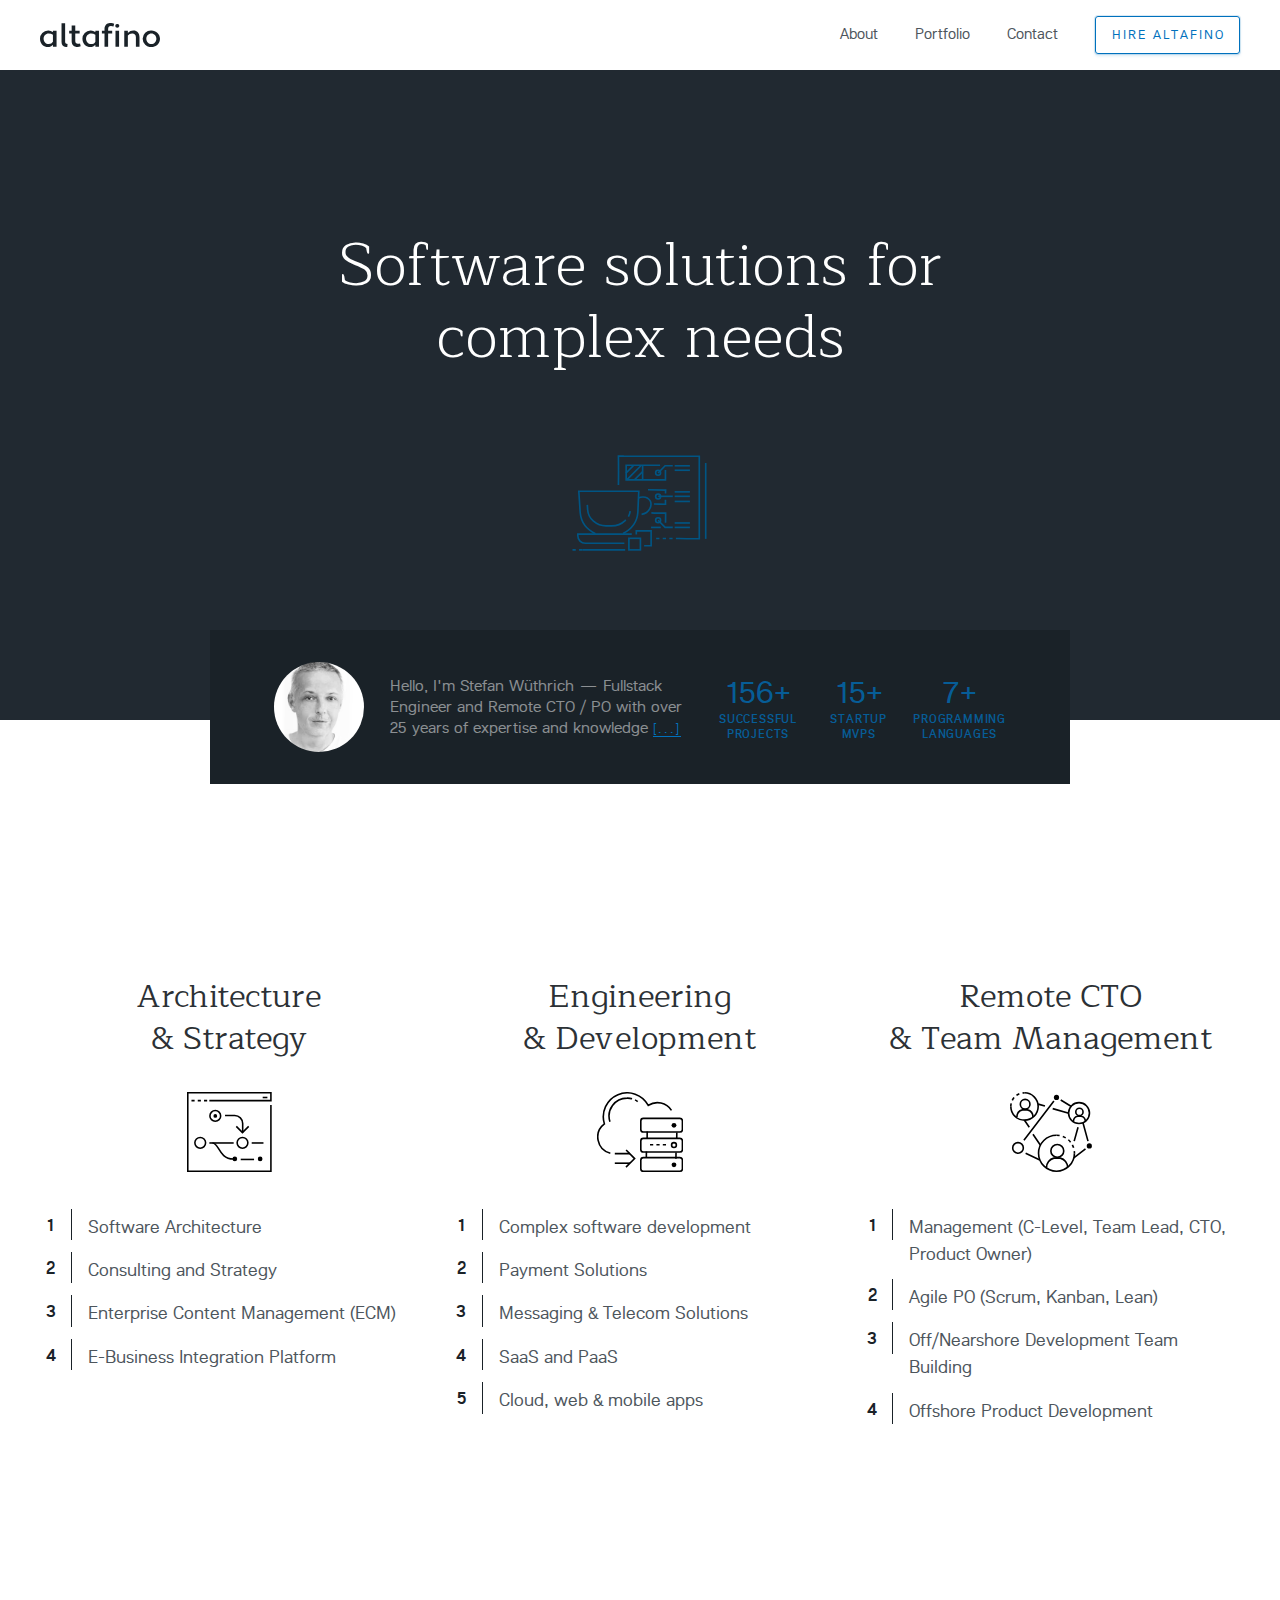
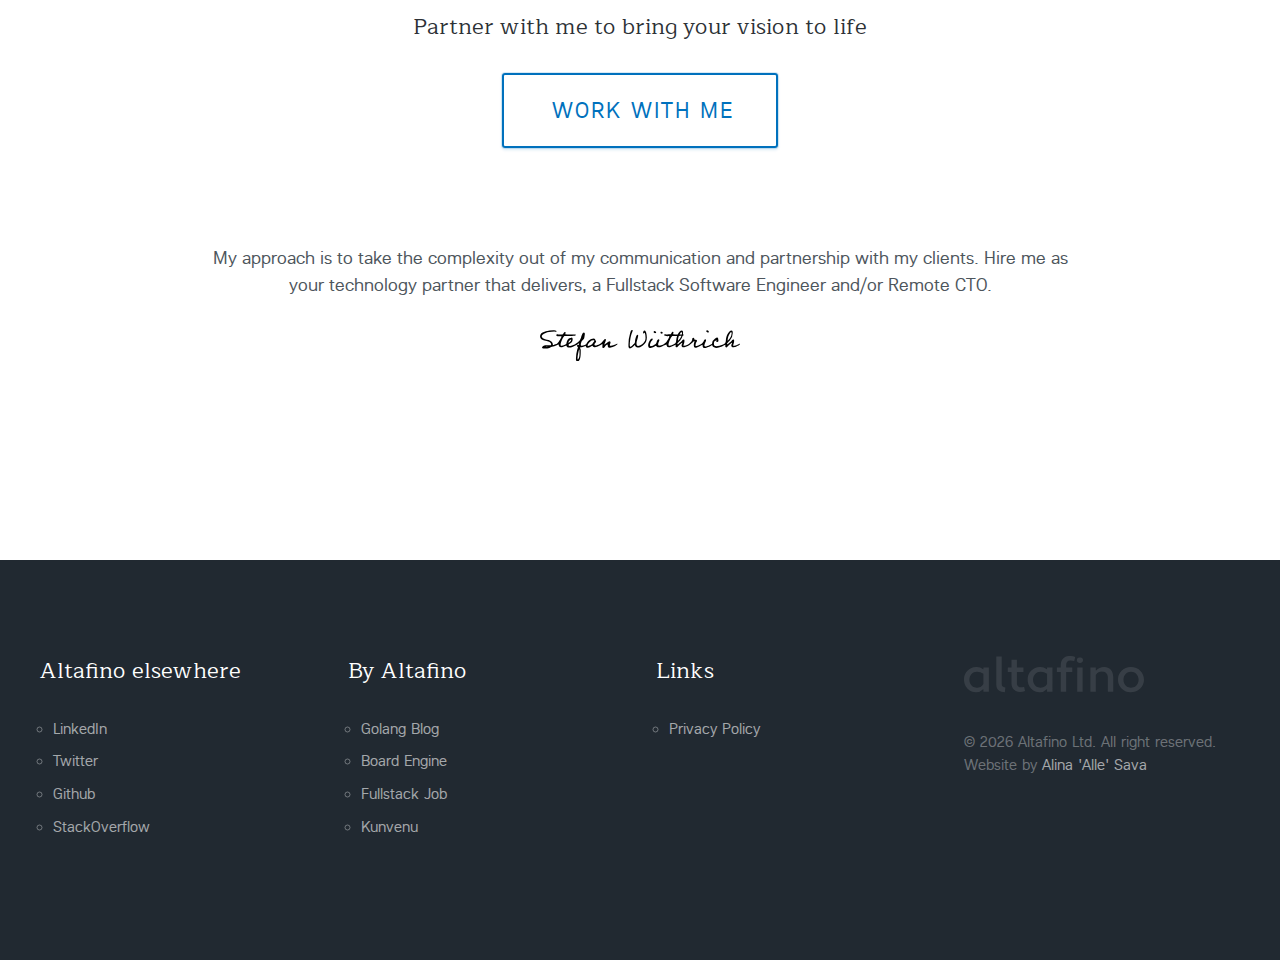
<file: projects/altafino/index.html>
<!DOCTYPE html>
<html lang="en">
<head>
    <meta charset="UTF-8">
    <meta name="viewport" content="width=device-width, initial-scale=1">
    <title>Altafino - Software solutions for complex needs</title>

    <meta name="description" content="Fullstack Engineer with 25 years experience building complex software and apps, SaaS/PaaS, Payment, Messaging and Telecom Solutions."/>
    <link rel="canonical" href="https://altafino.com/"/>

    <script type="application/ld+json">
        {
            "@context": "https://schema.org",
            "@graph": [
                {
                    "@type": "Organization",
                    "url": "https://altafino.com",
                    "sameAs": [
                        "https://www.linkedin.com/company/altafino-ltd/",
                        "https://twitter.com/bonfaru",
                        "https://t.me/altafino/",
                        "https://github.com/altafino",
                        "https://stackoverflow.com/users/3770792/altafino-ltd"
                    ],
                    "legalName": "Altafino Ltd.",
                    "name": "Altafino",
                    "logo": "https://altafino.com/assets/img/altafino.png",
                    "founder": "Stefan Wüthrich",
                    "OrganizationRole": "CEO",
                    "hasOccupation": [
                        {
                            "@type": "Occupation",
                            "name": "Software Engineer",
                            "skills": [
                                "7+ programming languages",
                                "Software Architecture",
                                "Development"
                            ]
                        },
                        {
                            "@type": "Occupation",
                            "name": "Remote CTO",
                            "skills": [
                                "Team Building",
                                "Team Management",
                                "Team Lead",
                                "Agile PO"
                            ]
                        }
                    ]
                },
                {
                    "@type": "WebSite",
                    "@id": "https://altafino.com/",
                    "url": "https://altafino.com/",
                    "name": "Altafino",
                    "publisher": "Altafino"
                },
                {
                    "@type": "WebPage",
                    "url": "https://altafino.com/",
                    "inLanguage": "en-US",
                    "about": "Software solutions for complex needs",
                    "description": "Fullstack Engineer with 25 years experience building complex software and apps, SaaS/PaaS, Payment, Messaging and Telecom Solutions."
                }
            ],
            "hasPart": [
                {
                    "@context": "http://schema.org/",
                    "@type": "WPHeader",
                    "@id": "#header",
                    "cssSelector": "#header",
                    "potentialAction": {
                        "@type": "Action",
                        "name": "Contact",
                        "target": "https://altafino.com/contact"
                    }
                },
                {
                    "@context": "http://schema.org/",
                    "@type": "WPFooter",
                    "cssSelector": "#footer",
                    "@id": "#footer",
                    "copyrightHolder": "Altafino Ltd.",
                    "publisher": "Altafino",
                    "copyrightYear": "2019"
                }
            ]
        }
    </script>

    <link rel="icon" href="favicon.ico" type="image/x-icon">
    <meta property="og:locale" content="en_US"/>
    <meta property="og:type" content="website"/>
    <meta property="og:title" content="Altafino"/>
    <meta property="og:description" content="Software solutions for complex needs"/>
    <meta property="og:url" content="https://altafino.com/"/>
    <meta property="og:site_name" content="Altafino"/>
    <meta property="og:image" content="https://altafino.com/assets/img/altafino_home.png" />
    <meta name="twitter:card" content="summary_large_image"/>
    <meta name="twitter:description" content="Software solutions for complex needs"/>
    <meta name="twitter:title" content="Altafino"/>
    <meta name="twitter:site" content="@altafino"/>
    <meta name="twitter:image" content="https://altafino.com/assets/img/altafino_home.png" />
    <link href="assets/css/style.css" rel="stylesheet">

    <!-- Global site tag (gtag.js) - Google Analytics -->
    <script async src="https://www.googletagmanager.com/gtag/js?id=UA-91196812-2"></script>
    <script>
        window.dataLayer = window.dataLayer || [];
        function gtag(){dataLayer.push(arguments);}
        gtag('js', new Date());
        gtag('config', 'UA-91196812-2');
    </script>
</head>
<body>
<div id="Page" class="flex columns">
    <header id="header">
        <div class="container">
            <a href="/projects/altafino" title="altafino.com">
                <svg id="bfbe8e34-cb14-416b-99d1-a59ad0c5036e" xmlns="http://www.w3.org/2000/svg" viewBox="0 0 197.68 39.75"><title>altafino</title>
                    <path d="M21.76,20.82l.27-.11V18.86H28v26.5H22V42.65l-.32-.1a10.76,10.76,0,0,1-8.22,3.34C6.39,45.89.72,39.79.72,32.11A13.45,13.45,0,0,1,14,18.33,11.47,11.47,0,0,1,21.76,20.82ZM22,36.88V25.54a12,12,0,0,0-7.26-2.23c-4.46,0-8.11,3.82-8.11,8.8s3.65,8.79,8.11,8.79A7.7,7.7,0,0,0,22,36.88Z"
                          transform="translate(-0.72 -6.14)"/>
                    <path d="M45.61,45.83c-6.15,0-9.43-2.91-9.43-8.48V6.67h5.93V36.93c0,2.44,1.59,3.55,4,3.71Z" transform="translate(-0.72 -6.14)"/>
                    <path d="M48.79,18.86h4.08V10.38h5.94v8.48H66v4.77h-7.2V36c0,3.12,1.75,4.45,4.13,4.45a9.87,9.87,0,0,0,3.76-.59l1.06,4.67a12.71,12.71,0,0,1-5.46,1.11c-5.35,0-9.43-3.39-9.43-9.43V23.63H48.79Z" transform="translate(-0.72 -6.14)"/>
                    <path d="M91.67,20.82l.26-.11V18.86h5.94v26.5H91.93V42.65l-.32-.1a10.73,10.73,0,0,1-8.21,3.34c-7.1,0-12.77-6.1-12.77-13.78a13.45,13.45,0,0,1,13.3-13.78A11.47,11.47,0,0,1,91.67,20.82Zm.26,16.06V25.54a12,12,0,0,0-7.26-2.23c-4.45,0-8.11,3.82-8.11,8.8s3.66,8.79,8.11,8.79C87.64,40.9,90.39,39.79,91.93,36.88Z"
                          transform="translate(-0.72 -6.14)"/>
                    <path d="M102.69,18.86H107V16.1c0-6,3.87-10,9.86-10a15,15,0,0,1,6,1.11l-1.06,4.51a13.16,13.16,0,0,0-4.5-.64c-2.81,0-4.35,1.75-4.35,5v2.76h6.68v4.77h-6.68V45.36H107V23.63h-4.29Z" transform="translate(-0.72 -6.14)"/>
                    <path d="M128,7.89a3.14,3.14,0,0,1,3.45,3,3.45,3.45,0,0,1-6.84,0A3.15,3.15,0,0,1,128,7.89Zm-2.91,11H131v26.5h-5.93Z" transform="translate(-0.72 -6.14)"/>
                    <path d="M139.53,18.86h5.93v3.23l.32.11a11.77,11.77,0,0,1,9.27-3.87c5.25,0,9.59,3.76,9.59,11.13v15.9h-5.93V29.67c0-4.45-2.6-6.36-5.78-6.36a8.74,8.74,0,0,0-7.47,3.6V45.36h-5.93Z" transform="translate(-0.72 -6.14)"/>
                    <path d="M184.15,18.33c8.11,0,14.25,6.09,14.25,13.78s-6.14,13.78-14.25,13.78a13.79,13.79,0,1,1,0-27.56Zm0,22.57c4.72,0,8.32-3.81,8.32-8.79s-3.6-8.8-8.32-8.8-8.27,3.87-8.27,8.8S179.49,40.9,184.15,40.9Z" transform="translate(-0.72 -6.14)"/>
                </svg>
            </a>

            <nav>
                <a href="/projects/altafino/about.html">About</a>
                <a href="/projects/altafino/portfolio.html">Portfolio</a>
                <a href="/projects/altafino/contact.html">Contact</a>
                <a href="/projects/altafino/contact.html" class="button">Hire Altafino</a>
            </nav>
        </div>
    </header>

    <section class="hero home">
        <div class="container flex columns v-center">
            <h1>Software solutions for <br/>complex needs</h1>

            <div class="info dark">
                <a class="grid-info" href="/about">
                    <div><img src="assets/img/stefan.jpg" alt="Stefan"/></div>
                    <div>
                        <h2>Hello, I'm Stefan Wüthrich &mdash; Fullstack Engineer and Remote CTO / PO with over 25 years of expertise and knowledge <span class="link">[...]</span></h2>
                    </div>
                    <div class="grid-3c features home">
                        <div>
                            <strong>156+</strong>
                            <h4>Successful<br/>
                                projects</h4>
                        </div>
                        <div>
                            <strong>15+</strong>
                            <h4>Startup<br/>
                                MVPs</h4>
                        </div>
                        <div>
                            <strong>7+</strong>
                            <h4>Programming<br/>
                                Languages</h4>
                        </div>
                    </div>
                </a>
            </div>
        </div>
    </section>

    <main class="container flex-grow">
        <div class="container page">
        </div>
        <section class="grid-3c" id="services">
            <div>
                <h3 class="title">Architecture <br/>&amp; Strategy</h3>
                <svg id="b366f166-c078-4669-99bd-410de1c74c27" xmlns="http://www.w3.org/2000/svg" viewBox="0 0 108 102"><title>architecture-consulting</title>
                    <polyline points="78.66 43.9 70.7 51.74 62.86 43.77" fill="none" stroke="#000" stroke-miterlimit="10" stroke-width="2"/>
                    <circle cx="16.87" cy="64.85" r="6.84" fill="none" stroke="#000" stroke-miterlimit="10" stroke-width="2"/>
                    <circle cx="36.07" cy="30.45" r="6.84" fill="none" stroke="#000" stroke-miterlimit="10" stroke-width="2"/>
                    <circle cx="36.07" cy="30.45" r="2.39"/>
                    <circle cx="70.76" cy="64.85" r="6.84" fill="none" stroke="#000" stroke-miterlimit="10" stroke-width="2"/>
                    <circle cx="60.98" cy="85.29" r="3"/>
                    <circle cx="93.26" cy="85.29" r="3"/>
                    <line x1="28.5" y1="65" x2="59.5" y2="65" fill="none" stroke="#000" stroke-miterlimit="10" stroke-width="2"/>
                    <path d="M33,64c8.55,0,8,20.5,26.66,20.5" transform="translate(-0.5 1)" fill="none" stroke="#000" stroke-miterlimit="10" stroke-width="2"/>
                    <line x1="68.5" y1="86" x2="85.5" y2="86" fill="none" stroke="#000" stroke-miterlimit="10" stroke-width="2"/>
                    <path d="M49,29H61.38A10.12,10.12,0,0,1,71.5,39.12h0V50.5" transform="translate(-0.5 1)" fill="none" stroke="#000" stroke-miterlimit="10" stroke-width="2"/>
                    <line x1="82.5" y1="65" x2="97.5" y2="65" fill="none" stroke="#000" stroke-miterlimit="10" stroke-width="2"/>
                    <polyline points="28.5 11 107 11 107 1 1 1 1 101 107 101 107 16.5" fill="none" stroke="#000" stroke-miterlimit="10" stroke-width="2"/>
                    <line x1="5.71" y1="11.03" x2="28.71" y2="11.03" fill="none" stroke="#000" stroke-miterlimit="10" stroke-width="2" stroke-dasharray="4 4"/>
                    <line x1="96.5" y1="7" x2="102.5" y2="7" fill="none" stroke="#000" stroke-miterlimit="10" stroke-width="2"/>
                </svg>
                <ol>
                    <li>Software Architecture</li>
                    <li>Consulting and Strategy</li>
                    <li>Enterprise Content Management (ECM)</li>
                    <li>E-Business Integration Platform</li>
                </ol>
            </div>
            <div>
                <h3 class="title">Engineering <br/>&amp; Development</h3>
                <svg xmlns="http://www.w3.org/2000/svg" viewBox="0 0 107.75 99.97">
                    <title>engineering-development</title>
                    <path fill="none" stroke="#000" stroke-miterlimit="10" stroke-width="2" d="M36.4 72.44l10.61 10.78-10.78 10.61"/>
                    <rect x="54.75" y="32.97" width="52"
                          height="17" rx="3.19" fill="none" stroke="#000" stroke-miterlimit="10" stroke-width="2"/>
                    <rect x="54.75" y="57.97" width="52" height="17" rx="3.19" fill="none" stroke="#000" stroke-miterlimit="10" stroke-width="2"/>
                    <rect x="54.75" y="81.97" width="52" height="17" rx="3.19" fill="none" stroke="#000" stroke-miterlimit="10" stroke-width="2"/>
                    <path fill="none" stroke="#000" stroke-miterlimit="10" stroke-width="2"
                          d="M22.25 76.97h19M93.07 22.96a20.86 20.86 0 00-28.82-6.35l-.19.12A29.88 29.88 0 009.25 39.84a20.86 20.86 0 007.4 36.81M37.55 7.69a22.47 22.47 0 00-21.36 29.45M41.37 7.97a17.47 17.47 0 00-3.82-.28"/>
                    <path d="M50.81 12.02c-1.71-1.79-5.28-3.28-9.44-4.05" fill="none" stroke="#000" stroke-miterlimit="10" stroke-width="2" stroke-dasharray="4 4"/>
                    <path fill="none" stroke="#000" stroke-miterlimit="10" stroke-width="2" d="M41.25 88.97h-19"/>
                    <circle cx="96.2" cy="66.3" r="3" fill="none" stroke="#000" stroke-miterlimit="10" stroke-width="2"/>
                    <circle cx="96.2" cy="41.65" r="3"/>
                    <circle cx="96.2" cy="90.95" r="3"/>
                    <path fill="none" stroke="#000" stroke-miterlimit="10" stroke-width="2" stroke-dasharray="4 4" d="M86.25 65.97h-21"/>
                    <path fill="none" stroke="#000" stroke-miterlimit="10" stroke-width="2" d="M62.75 49.47l-.1 8M61.75 74.47l-.1 8M99.75 50.47l-.1 8M98.75 75.47l-.1 8"/>
                </svg>
                <ol>
                    <li>Complex software development</li>
                    <li>Payment Solutions</li>
                    <li>Messaging &amp; Telecom Solutions</li>
                    <li>SaaS and PaaS</li>
                    <li>Cloud, web &amp; mobile apps</li>
                </ol>
            </div>
            <div>
                <h3 class="title">Remote CTO <br/>&amp; Team Management</h3>
                <svg xmlns="http://www.w3.org/2000/svg" viewBox="0 0 101.85 99.47">
                    <title>team-management</title>
                    <path d="M18.02 1a17 17 0 11-17 17h0" fill="none" stroke="#000" stroke-miterlimit="10" stroke-width="2"/>
                    <path d="M1 18.02a17 17 0 0117-17" fill="none"
                          stroke="#000" stroke-miterlimit="10" stroke-width="2" stroke-dasharray="4 4"/>
                    <circle cx="18.82" cy="15.23" r="6" fill="none" stroke="#000" stroke-miterlimit="10" stroke-width="2"/>
                    <path d="M8.58 31.13a9.17 9.17 0 016.94-8.9h6.11a9.18 9.18 0 016.95 8.9" fill="none" stroke="#000" stroke-miterlimit="10" stroke-width="2"/>
                    <circle cx="85.82" cy="26.23" r="13" fill="none" stroke="#000" stroke-miterlimit="10" stroke-width="2"/>
                    <circle cx="86.32" cy="24.73" r="4.5" fill="none" stroke="#000" stroke-miterlimit="10" stroke-width="2"/>
                    <path d="M78.8 36.9a6.87 6.87 0 015.21-6.67h4.57a6.87 6.87 0 015.21 6.67" fill="none" stroke="#000" stroke-miterlimit="10" stroke-width="2"/>
                    <path d="M57.81 53.83a22.31 22.31 0 0122.32 22.3h0" fill="none" stroke="#000" stroke-miterlimit="10" stroke-width="2" stroke-dasharray="4 4"/>
                    <path d="M80.13 76.14A22.32 22.32 0 1157.8 53.83h0" fill="none" stroke="#000" stroke-miterlimit="10" stroke-width="2"/>
                    <circle cx="58.82" cy="73.23" r="8" fill="none" stroke="#000" stroke-miterlimit="10" stroke-width="2"/>
                    <path d="M45.43 93.89a12 12 0 019.11-11.66h8a12 12 0 019.11 11.66M18.02 35.04l5.95 8.74M28.58 52.52l9.29 13.61M84.61 43.78l-4.79 17.3M53.1 20.66l20.02 5.79M35.05 15.08l8.41 2.44" fill="none" stroke="#000" stroke-miterlimit="10"
                          stroke-width="2"/>
                    <circle cx="9.97" cy="69.51" r="6.63" fill="none" stroke="#000" stroke-miterlimit="10" stroke-width="2"/>
                    <circle cx="57.81" cy="6.79" r="3.22"/>
                    <circle cx="98.63" cy="67.02" r="3.22"/>
                    <path fill="none" stroke="#000" stroke-miterlimit="10" stroke-width="2" d="M17.32 59.98L54.6 11.25M19.44 76.14l17.69 8.37M93.87 70.72L79.35 81.98M63.11 10.01l13.21 8.01M90.73 38.25L97 61.08"/>
                </svg>
                <ol>
                    <li>Management (C-Level, Team Lead, CTO, Product Owner)</li>
                    <li>Agile PO (Scrum, Kanban, Lean)</li>
                    <li>Off/Nearshore Development Team Building</li>
                    <li>Offshore Product Development</li>
                </ol>
            </div>
        </section>

        <section class="flex columns v-center center">
            <h4>Partner with me to bring your vision to life</h4>
            <a href="/contact" class="button big">Work with me</a>
        </section>

        <section class="container page text-center">
            <p>My approach is to take the complexity out of my communication and partnership with my clients. Hire me as your technology partner that delivers, a Fullstack Software Engineer and/or Remote CTO.</p>
            <svg id="e71197a6-1b0e-4a07-8a1e-12404be7eda0" style="width: 200px" xmlns="http://www.w3.org/2000/svg" viewBox="0 0 358.92 56.3"><title>signature</title>
                <path
                        d="M155.35,58.65a23.67,23.67,0,0,1-7.76,2.23,3.49,3.49,0,0,1-.78.11c-.84,0-1.4-.33-1.4-1.22,0-1.62,1.23-3,1.23-4.69,0-1-.39-2.34-1.62-2.34-2.06,0-8.42,6-9.15,6-.17,0-.17-.28-.17-.33,0-1.62,2.79-6.25,2.79-8.43,0-.89-.78-1.17-1.56-1.17-1.06,0-4.07,4-4.85,4.85a22.7,22.7,0,0,1-2.57,2.52,20.91,20.91,0,0,1-2.85,2c-2.15,1-5.06,2.39-7.31,2.39-.95,0-1.67-.39-1.67-1.45,0-2.46,3.12-4.47,3.12-5.86a4.17,4.17,0,0,0-.94-2.07c-1-1.67-1-3.46-3.58-3.46-5.63,0-10.77,5.19-13.11,9.94-.07.14-.13.28-.19.43-2.21,1-5.35,2.52-7.57,2.52a5.05,5.05,0,0,1-1.84-.39c-.33-.16-.33-.78-.33-1.06,0-2,1-5.74,2.34-7.19,2-2.24,3.74-3.13,4.13-6.37a51.57,51.57,0,0,0,.84-5.74c0-1.06-.5-2.68-1.79-2.68-2.29,0-4.18,5.86-4.69,7.47-.44,1.4-.94,2.74-1.45,4.08a9.18,9.18,0,0,1-3.68,4.91c-1,.84-2,1.67-3,2.45a24.15,24.15,0,0,1-3.74,2.46.91.91,0,0,1-.16.1,45,45,0,0,1-4.63,1.8,10.62,10.62,0,0,1-3.46.67c-1.23,0-2.68-.39-2.68-1.85,0-.72,2.34-1.95,2.84-2.28,2.91-2,3.52-2.68,4.3-6a6.39,6.39,0,0,0,.22-1.78c0-1.07-.39-3-1.78-3a2.24,2.24,0,0,0-.67.11,10.13,10.13,0,0,1-2.12.61A8.43,8.43,0,0,0,70,49.67C68.63,51.23,68.29,53,67.74,55a18.86,18.86,0,0,0-.55,2.81l-.85.42a28.19,28.19,0,0,1-7.09,2.68,2.59,2.59,0,0,1-.72.11C57.36,61,57,60.1,57,59c0-3.35,3.85-12.89,6.31-15.18a1.29,1.29,0,0,1,.67-.33,10.58,10.58,0,0,1,2.34-.17l8.26-.17c3.24,0,8.54,0,9.15-.72a2.35,2.35,0,0,0,.61-1.23c0-.61-1-.67-1.45-.67H76.55c-2.06,0-4.13.06-6.19.06h-.67a20.5,20.5,0,0,1-4.13-.28c-.17,0-.28-.06-.28-.23,0-.55.78-1.67.78-2.73,0-.61-.28-1.39-1-1.39s-2.12,1.17-2.57,1.84c-.61.83-1.17,2.62-2.4,2.62-1.78,0-3.57.17-5.36.17-1.39,0-2-.51-3.29-.51-1.06,0-2.34.4-2.34,1.68,0,1.73,3.79,1.84,6,1.84h1c.23,0,.67-.06,1.12-.06.67,0,1.39.12,1.39.56,0,1.57-2.17,5.08-3,6.31-1.34,2-2.4,4.24-4.3,5.75a19.35,19.35,0,0,1-1.84,1.35c-.25.12-.45.22-.56.26-1.17.51-4.35,1.79-5.52,1.79-.22,0-.28-.06-.28-.34s.06-.44.06-.72A7.41,7.41,0,0,0,41,53.8c-3.46-3.74-7.31-3.69-11.83-4.8-2.24-.56-6.09-2.4-6.09-5.14a4.57,4.57,0,0,1,1.57-3c2.9-2.68,7.75-4,11.55-4.69a55.14,55.14,0,0,1,9.6-1c1.28,0,2.39.72,3.34.72.56,0,.62-.55.62-1C49.77,33,45.19,33,44.08,33a57.36,57.36,0,0,0-6.92.5c-4.47.5-13.9,2.79-16.19,7.09a8.12,8.12,0,0,0-.89,3.57c0,4.46,4,6.3,7.7,7.09a40,40,0,0,1,8.43,2.34A8.13,8.13,0,0,1,38.16,55,4.16,4.16,0,0,1,40,58c0,2-1.11,2.07-2.73,2.07-1.29,0-2.57-.12-3.85-.12-2.74,0-5.25,0-7.59,1.51-.84.5-2.12,1.68-2.12,2.73,0,1.68,4.46,1.74,5.52,1.74A26.55,26.55,0,0,0,37,64.73c1.57-.44,2.85-1.5,4.36-2A41.9,41.9,0,0,0,50,59.9c1.33-.69,2.49-1.47,3.15-1.47a.3.3,0,0,1,.33.22,8.93,8.93,0,0,1,.28,1.68,3.64,3.64,0,0,0,3.63,3.29c3.12,0,5.86-1.23,8.59-2.74.37-.19.84-.41,1.3-.66.55,2.6,2.78,3.9,5.68,3.9s7.49-1.87,10.53-3.72c3-1.24,6-4.2,6.6-4.2a.2.2,0,0,1,.16,0A5.13,5.13,0,0,1,90,57.7c-.23.67-.28,1.79-1.23,1.79-.34,0-.67-.06-1-.06a1.45,1.45,0,0,0-1.45,1.51c0,1.51,1.84,2.45,1.84,2.68a5.09,5.09,0,0,1-.22.83A39.89,39.89,0,0,0,86.54,69a60,60,0,0,0-2,14.79c0,.78,0,1.56,0,2.29a3.08,3.08,0,0,0,3,2.73c5.58,0,5.58-13,5.58-17.35v-.67A14.17,14.17,0,0,0,92.9,67c-.16-.61-.61-1.06-.72-1.73,0-.22-.06-.45-.06-.72,0-.79.56-.9,1.17-.9h.56a14,14,0,0,0,2.68-.44,32.27,32.27,0,0,0,5.63-2.36,5.48,5.48,0,0,0,0,.57c0,2.07,1.4,3.18,3.4,3.18,3.35,0,7.87-3.9,8.49-3.9.33,0,.72,1.17,1,1.45a4,4,0,0,0,3.24,1.22,12.26,12.26,0,0,0,2.4-.27,28.39,28.39,0,0,0,5.72-2.43c2.41-.73,5-2.82,5.27-2.82s.45,1.23.45,1.51c0,1.11-.17,2.28-.17,3.4,0,.84.05,2.18,1.17,2.18s2.73-1.62,3.46-2.51,3.35-3.69,4.52-3.69a.32.32,0,0,1,.28.17c.67,1.12-.61,5.36,3.63,5.36a2.69,2.69,0,0,0,.72-.06A23.75,23.75,0,0,0,155,61.16c1-.56,4.19-2.17,4.19-3.46a1,1,0,0,0-.17-.56C158.25,57.14,156.41,58.15,155.35,58.65ZM34.59,62.72a22.65,22.65,0,0,1-4.8.56h-.22a.8.8,0,0,1-.34-.05c.17-.34,4.41-.56,5.08-.56C34.7,62.67,34.59,62.72,34.59,62.72ZM71,55.3a6,6,0,0,1,3-5,3.08,3.08,0,0,1,1.51-.67c.33,0,.5.28.5.61a4.7,4.7,0,0,1-.72,2c-.51.84-3.13,3.35-4.08,3.35C71,55.64,71,55.47,71,55.3Zm18.8,27.57c-.22.39-1.22,2.68-1.84,2.68s-.56-1.84-.56-2.51a39.44,39.44,0,0,1,.9-7.43c.22-1.06,1.28-6.52,1.67-7.25.06-.22.39-.84.67-.84s.22.62.22.78c0,1.9.06,3.8.06,5.7C91,76.45,90.84,80.58,89.83,82.87ZM114.89,56c-1,1.95-1.56,2.4-3.46,3.46-1.23.67-3.4,1.73-4.8,1.73-.67,0-1.06-.28-1.06-1a3.18,3.18,0,0,1,.17-1,11.92,11.92,0,0,1,4.63-6,8.23,8.23,0,0,1,5-2.07h.22c.67,0,2,.06,2,.84C117.51,53.46,115.5,54.8,114.89,56Zm96.93-10.49a20.17,20.17,0,0,1-1.45,7.92c-2.18,4.8-9.55,10.66-15,10.66a4.08,4.08,0,0,1-3.3-1.4,9.5,9.5,0,0,1-1.5-2.51,1.42,1.42,0,0,1-.17-.72s0-.17-.06-.23c-.16.23-.44.34-.61.51-2.46,1.73-5.08,5.8-8.43,5.8-2.4,0-2.51-3.24-2.51-5.19V59.1A71.08,71.08,0,0,1,181.85,38c.28-.84.5-1.68.78-2.46.45-1.28,1-3,2.74-3,.5,0,1.06,0,1.06.72,0,1.06-1.73,5.19-2.12,6.42a53,53,0,0,0-1.9,7.64,76.54,76.54,0,0,0-1.23,11.89c0,.78,0,3.4,1.06,3.4a.44.44,0,0,0,.22,0c1.4-.45,7.15-6,7.76-7.37a20.07,20.07,0,0,0,.45-3.29,20.86,20.86,0,0,1,1.06-5c.33-1.11,1.5-6.08,3.07-6.08a1.51,1.51,0,0,1,1.5,1.67,14.92,14.92,0,0,1-.61,3.52c-.73,3.07-2.4,7.76-2.4,10.77,0,1.9.61,4.52,2.9,4.52a6.46,6.46,0,0,0,3-.95c5.8-3,10.32-7.14,10.32-14.17,0-1.17-.17-8.82-2.18-8.82-.89,0-1.23,1.45-1.84,1.45-.45,0-.45-1-.45-1.28,0-1.4.9-4.19,2.68-4.19C211,33.37,211.82,43.42,211.82,45.54ZM224,36.16a2,2,0,0,1,1.68-2c1.11,0,3,1.34,3,2.52,0,1-1.17,1.5-2.06,1.5C225.43,38.17,224,37.39,224,36.16Zm12.39,1c0-1.06.28-1.62,1.4-1.62a2.33,2.33,0,0,1,2.51,2.12c0,1.12-1.18,1.45-2.12,1.45A1.74,1.74,0,0,1,236.37,37.11ZM318.57,35c0-.89.67-2,1.62-2,1.17,0,2.95,1.34,2.95,2.51s-1.17,1.57-2,1.57C320,37.06,318.57,36.27,318.57,35Zm60.1,22.1c-1.18,0-6.7,3.68-10.94,3.68-.39,0-1-.05-1-.56s1.12-3.4,1.29-4.29a20,20,0,0,0,.56-4.08c0-1.22-.39-2.17-1.73-2.17s-2.24,1.78-3,2.56c-.62.62-1.23,1.18-1.9,1.73l-1.9,1.57c-.55.5-2.45,2.4-3.12,2.51h-.45c-.28,0-.55-.06-.55-.39a7.06,7.06,0,0,1,.22-1.18c.05-.16,0-.27.11-.44.28-.5,4-4.24,4.52-4.8a20.13,20.13,0,0,0,5.3-13.5c0-1.73-.11-4.41-2.45-4.41s-4.86,3.18-6,5c-2.84,4.63-3.57,7.92-4,13.11-.17,1.62-.11,3.69-1.45,4.75a24.44,24.44,0,0,1-3.52,2.34l-1,.5-.25.11a34.34,34.34,0,0,1-10.6,2.46c-2.62,0-4.58-1-4.58-3.85,0-1.79.28-4,1.68-5.25a5.3,5.3,0,0,1,1.11-.78c.4-.22,1.18-.84,1.62-.84.23,0,.34.17.34.4,0,.61-.39,1.11-.39,1.72a1.2,1.2,0,0,0,1.28,1.29,2.66,2.66,0,0,0,2.51-2.74c0-.11-.05-.27-.05-.39-.12-1-.28-4-1.18-4.74A1.84,1.84,0,0,0,338,46.1h-.23c-1.34,0-3,1.67-3.85,2.28a11,11,0,0,0-5.19,9.16s0,.06,0,.09c-1.61.69-4,1.85-4.64,2.08-2,.78-5.58,2.29-7.59,2.29-1.06,0-1.39-.45-1.39-1.45a17.2,17.2,0,0,1,2-6.36,7.18,7.18,0,0,0,1.06-2.9c0-.84-.73-2-1.62-2s-2.23,2.51-2.68,3.24a13.41,13.41,0,0,1-2.68,3.63,17.22,17.22,0,0,1-3.35,2.34c-.37.19-1.52.68-2.05,1-2.14,1-4.3,1.93-5.37,1.93s-1.17-.84-1.17-1.67a13,13,0,0,1,.61-3.57,6.09,6.09,0,0,1,.78-1.85,14.53,14.53,0,0,0,1.51-2.17,2.56,2.56,0,0,0-2.06-2.35c-.62,0-1.23.28-1.85.28-.78,0-.89-.22-1.11-.83-.61-1.57.44-3-2.07-3-1.84,0-1.67,2.4-1.89,3.68a9.87,9.87,0,0,1-2.57,4.8,20.15,20.15,0,0,1-4.8,3.74c-.22.13-.64.33-1,.55a16.9,16.9,0,0,1-6.26,1.68c-.39,0-1-.05-1-.56s1.12-3.4,1.29-4.29a19.93,19.93,0,0,0,.55-4.08c0-1.22-.39-2.17-1.73-2.17s-2.23,1.78-3,2.56c-.62.62-1.23,1.18-1.9,1.73l-1.9,1.57c-.56.5-2.45,2.4-3.12,2.51h-.45c-.28,0-.56-.06-.56-.39a7,7,0,0,1,.23-1.18c.05-.16,0-.27.11-.44.28-.5,4-4.24,4.52-4.8a20.22,20.22,0,0,0,4.59-8.35,2.3,2.3,0,0,0,1.21-.41,2.35,2.35,0,0,0,.61-1.23c0-.57-.87-.66-1.35-.67a19.32,19.32,0,0,0,.24-2.84c0-1.73-.11-4.41-2.46-4.41s-4.85,3.18-6,5c-.48.79-.89,1.53-1.26,2.26-1.07,0-2.13,0-3.2,0h-.67a20.5,20.5,0,0,1-4.13-.28c-.17,0-.28-.06-.28-.23,0-.55.78-1.67.78-2.73,0-.61-.28-1.39-1-1.39s-2.12,1.17-2.57,1.84c-.61.83-1.17,2.62-2.4,2.62-1.78,0-3.57.17-5.36.17-1.39,0-2-.51-3.29-.51-1.06,0-2.34.4-2.34,1.68,0,1.73,3.79,1.84,6,1.84h1c.23,0,.67-.06,1.12-.06.67,0,1.39.12,1.39.56,0,1.57-2.17,5.08-3,6.31-1.34,2-2.4,4.24-4.3,5.75a21.44,21.44,0,0,1-3.51,2.34c-.17.1-.54.28-.92.47-1.68.67-4.17,1.65-5.89,1.65a2.14,2.14,0,0,1-2.45-2.4c0-2.57,2.17-6,2.17-7.14a1.61,1.61,0,0,0-1.51-1.68c-2.06,0-3.29,4.41-3.73,5.92-.84,2.9-6.14,5.24-8.76,6.08a4.91,4.91,0,0,1-1.29.22c-1.23,0-1.56-.89-1.56-2a11.63,11.63,0,0,1,.84-3.86,9.21,9.21,0,0,1,1.28-2.45c.56-.78,2.73-2.85,2.73-3.63,0-.61-.22-1.78-1.06-1.78a2.54,2.54,0,0,0-1.39.56c-2.29,1.5-4.13,5.52-5.08,8a10.55,10.55,0,0,0-.61,3.46,9.13,9.13,0,0,0,.33,2.46c.45,1.56.78,2.34,2.62,2.34a14.3,14.3,0,0,0,3-.44,22.64,22.64,0,0,0,5.69-2.12c.5-.28,2-1.29,2.34-1.4a.56.56,0,0,1,.56.39,4.29,4.29,0,0,0,2.57,2.35,4.43,4.43,0,0,0,1.67.27c2.51,0,5.47-1.39,7.7-2.51.34-.17.87-.41,1.45-.7,1.93-.7,3.75-2.14,4.64-2.14a.3.3,0,0,1,.33.22,8.93,8.93,0,0,1,.28,1.68,3.64,3.64,0,0,0,3.63,3.29c3.12,0,5.86-1.23,8.59-2.74l1-.49c1.33-.54,2.52-1.29,2.59-1.29.28,0,.34.61.34,1.06v.44c0,.62-.17,1.18-.17,1.73,0,1,1,1.45,1.84,1.45a1.78,1.78,0,0,0,1.56-.66,12.75,12.75,0,0,1,3.41-3.58c.61-.44,4.68-4,5.13-4,.22,0,.22.39.22.5,0,1.23-1.33,2.79-1.33,4.52,0,2.17,1.22,3.12,3.29,3.12a13.76,13.76,0,0,0,3-.44,35,35,0,0,0,7.42-3.39,38.26,38.26,0,0,0,6.42-5.21c.72-.72,1.28-1.78,2.45-1.84.45,0,.67.11.67.45a21.54,21.54,0,0,1-.89,2.73,17.14,17.14,0,0,0-.39,3.8c0,2,.5,4.63,3,4.63a10.17,10.17,0,0,0,2.57-.56,42.33,42.33,0,0,0,8-3.91c.95-.48,1.7-.94,1.84-.94s.28.89.28,1.06a12.27,12.27,0,0,0,.72,3.73A2.41,2.41,0,0,0,315.11,65c3.12,0,8.31-2.4,11.21-3.8A22.93,22.93,0,0,0,329,59.65c.75,3.32,3.36,5,7.2,5s8.7-1.62,12.22-3.46c.29-.16.79-.42,1.33-.73,1.37-.55,2.61-1.33,2.68-1.33.28,0,.34.61.34,1.06v.44c0,.62-.17,1.18-.17,1.73,0,1,1,1.45,1.84,1.45a1.8,1.8,0,0,0,1.57-.66,12.85,12.85,0,0,1,3.4-3.58c.61-.44,4.69-4,5.13-4,.23,0,.23.39.23.5,0,1.23-1.34,2.79-1.34,4.52,0,2.17,1.22,3.12,3.29,3.12a13.76,13.76,0,0,0,3-.44c1.79-.51,9.32-3.52,9.32-5.53C379,57.48,378.89,57.09,378.67,57.09ZM356.85,50.5c.56-4.85,1.39-8,4.18-12.22.39-.61,1.34-1.78,2.18-1.78s.89,1.28.89,1.89a15.46,15.46,0,0,1-3.18,8.82c-.5.62-3.12,4.13-3.85,4.13-.22,0-.28-.33-.28-.5S356.85,50.62,356.85,50.5Zm-85.1-3.29c-.5.62-3.13,4.13-3.85,4.13-.22,0-.28-.33-.28-.5s.06-.22.06-.34a29,29,0,0,1,1.61-7.32c1.49,0,3.23,0,4.72-.11A15.39,15.39,0,0,1,271.75,47.21Zm.11-8.93c.39-.61,1.34-1.78,2.18-1.78s.89,1.28.89,1.89a11.77,11.77,0,0,1-.22,2.18h-4.22C270.89,39.83,271.33,39.08,271.86,38.28ZM264.5,51.45c-.17,1.62-.12,3.69-1.46,4.75a23.88,23.88,0,0,1-2.75,1.88l-.26.12a28.19,28.19,0,0,1-7.09,2.68,2.59,2.59,0,0,1-.72.11c-1.17,0-1.51-.89-1.51-2,0-3.35,3.85-12.89,6.31-15.18a1.25,1.25,0,0,1,.67-.33,10.58,10.58,0,0,1,2.34-.17l6.05-.12A30.38,30.38,0,0,0,264.5,51.45Z"
                        transform="translate(-20.08 -32.54)"/>
            </svg>
        </section>
    </main>

    <footer class="mid dark" id="footer">
        <div class="container flex">
            <div class="flex-grow">
                <div class="grid-4c">
                    <div>
                        <h4>Altafino elsewhere</h4>
                        <ul>
                            <li><a href="https://www.linkedin.com/company/altafino-ltd/" target="_blank">LinkedIn</a></li>
                            <li><a href="https://twitter.com/bonfaru" target="_blank">Twitter</a></li>
                            <li><a href="https://github.com/altafino" target="_blank">Github</a></li>
                            <li><a href="https://stackoverflow.com/users/3770792/altafino-ltd" target="_blank">StackOverflow</a></li>
                        </ul>
                    </div>

                    <div>
                        <h4>By Altafino</h4>
                        <ul>
                            <li><a href="https://golang.ch/" target="_blank">Golang Blog</a></li>
                            <li><a href="https://www.boardengine.io/" target="_blank">Board Engine</a></li>
                            <li><a href="https://fullstackjob.com/" target="_blank">Fullstack Job</a></li>
                            <li><a href="https://kunvenu.com/" target="_blank">Kunvenu</a></li>
                        </ul>
                    </div>

                    <div>
                        <h4>Links</h4>
                        <ul>
                            <li><a href="privacy">Privacy Policy</a></li>
                        </ul>
                    </div>

                    <div>
                        <svg id="bfbe8e34-cb14-416b-99d1-a59ad0c5036e" xmlns="http://www.w3.org/2000/svg" viewBox="0 0 197.68 39.75"><title>altafino</title>
                            <path d="M21.76,20.82l.27-.11V18.86H28v26.5H22V42.65l-.32-.1a10.76,10.76,0,0,1-8.22,3.34C6.39,45.89.72,39.79.72,32.11A13.45,13.45,0,0,1,14,18.33,11.47,11.47,0,0,1,21.76,20.82ZM22,36.88V25.54a12,12,0,0,0-7.26-2.23c-4.46,0-8.11,3.82-8.11,8.8s3.65,8.79,8.11,8.79A7.7,7.7,0,0,0,22,36.88Z"
                                  transform="translate(-0.72 -6.14)"/>
                            <path d="M45.61,45.83c-6.15,0-9.43-2.91-9.43-8.48V6.67h5.93V36.93c0,2.44,1.59,3.55,4,3.71Z" transform="translate(-0.72 -6.14)"/>
                            <path d="M48.79,18.86h4.08V10.38h5.94v8.48H66v4.77h-7.2V36c0,3.12,1.75,4.45,4.13,4.45a9.87,9.87,0,0,0,3.76-.59l1.06,4.67a12.71,12.71,0,0,1-5.46,1.11c-5.35,0-9.43-3.39-9.43-9.43V23.63H48.79Z" transform="translate(-0.72 -6.14)"/>
                            <path d="M91.67,20.82l.26-.11V18.86h5.94v26.5H91.93V42.65l-.32-.1a10.73,10.73,0,0,1-8.21,3.34c-7.1,0-12.77-6.1-12.77-13.78a13.45,13.45,0,0,1,13.3-13.78A11.47,11.47,0,0,1,91.67,20.82Zm.26,16.06V25.54a12,12,0,0,0-7.26-2.23c-4.45,0-8.11,3.82-8.11,8.8s3.66,8.79,8.11,8.79C87.64,40.9,90.39,39.79,91.93,36.88Z"
                                  transform="translate(-0.72 -6.14)"/>
                            <path d="M102.69,18.86H107V16.1c0-6,3.87-10,9.86-10a15,15,0,0,1,6,1.11l-1.06,4.51a13.16,13.16,0,0,0-4.5-.64c-2.81,0-4.35,1.75-4.35,5v2.76h6.68v4.77h-6.68V45.36H107V23.63h-4.29Z" transform="translate(-0.72 -6.14)"/>
                            <path d="M128,7.89a3.14,3.14,0,0,1,3.45,3,3.45,3.45,0,0,1-6.84,0A3.15,3.15,0,0,1,128,7.89Zm-2.91,11H131v26.5h-5.93Z" transform="translate(-0.72 -6.14)"/>
                            <path d="M139.53,18.86h5.93v3.23l.32.11a11.77,11.77,0,0,1,9.27-3.87c5.25,0,9.59,3.76,9.59,11.13v15.9h-5.93V29.67c0-4.45-2.6-6.36-5.78-6.36a8.74,8.74,0,0,0-7.47,3.6V45.36h-5.93Z" transform="translate(-0.72 -6.14)"/>
                            <path d="M184.15,18.33c8.11,0,14.25,6.09,14.25,13.78s-6.14,13.78-14.25,13.78a13.79,13.79,0,1,1,0-27.56Zm0,22.57c4.72,0,8.32-3.81,8.32-8.79s-3.6-8.8-8.32-8.8-8.27,3.87-8.27,8.8S179.49,40.9,184.15,40.9Z"
                                  transform="translate(-0.72 -6.14)"/>
                        </svg>
                        <br/>&copy; <span id="year">2019</span> Altafino Ltd. All right reserved.<br/>
                        Website by <a href="https://sava.io/">Alina 'Alle' Sava</a>
                    </div>
                </div>
            </div>
        </div>
    </footer>
</div>

<script>
    new Date().getFullYear();
    document.getElementById("year").innerHTML = new Date().getFullYear();
</script>
<script async defer src="https://sas.altafino.com/app.js"></script>
<noscript><img src="https://sas.altafino.com/image.gif" alt=""></noscript>
</body>
</html>
</file>
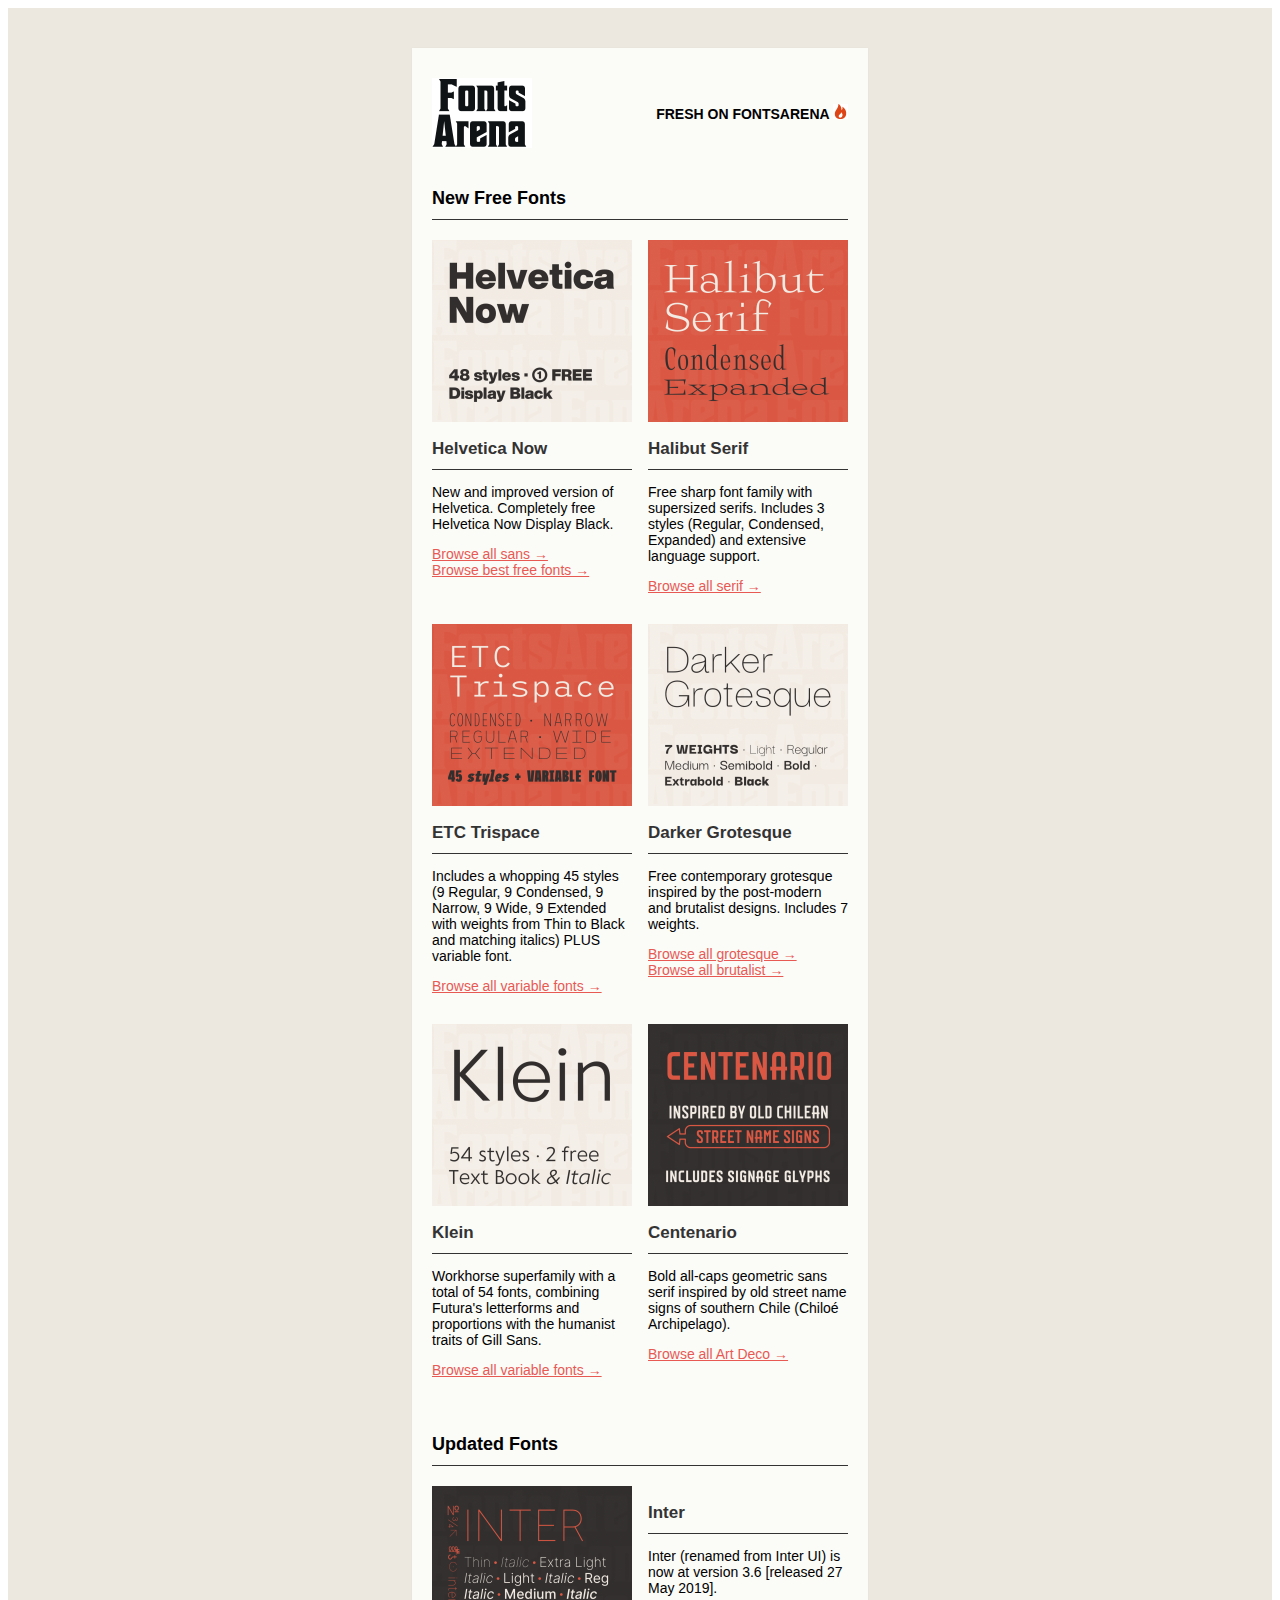
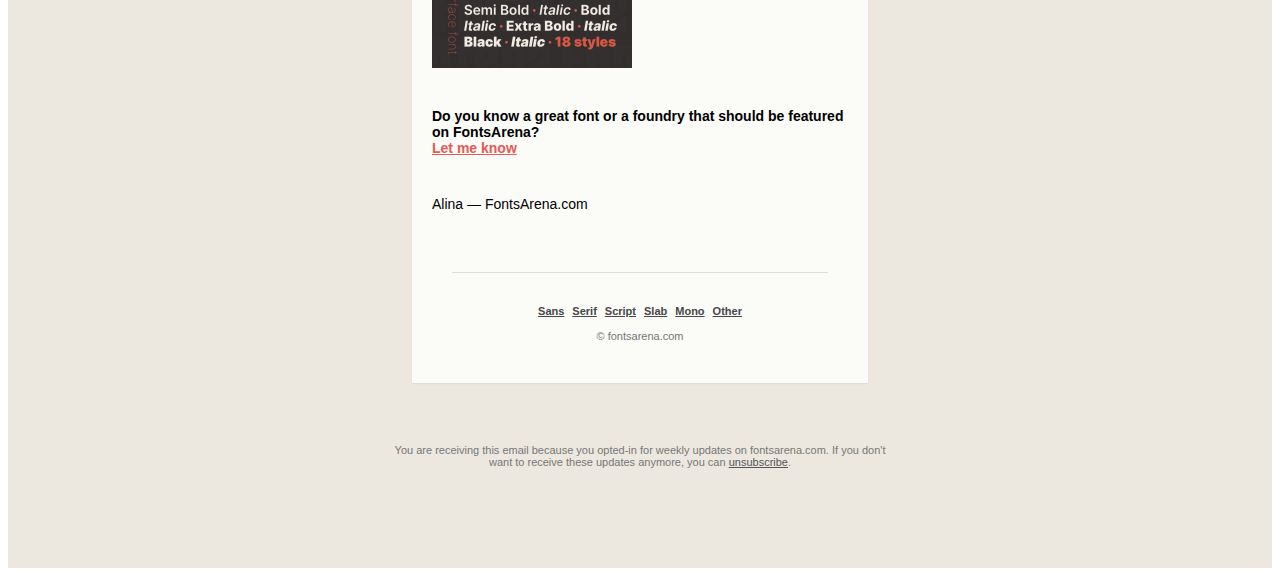
<file: projects/fa-newsletter/index.html>
<!DOCTYPE html PUBLIC "-//W3C//DTD XHTML 1.0 Transitional//EN" "http://www.w3.org/TR/xhtml1/DTD/xhtml1-transitional.dtd">
<html>
<head>
	<meta http-equiv="content-type" content="text/html; charset=UTF-8">
	<meta property="og:title" content="*|MC:SUBJECT|*">
	<title>*|MC:SUBJECT|*</title>
</head>
<body>
<div style="background:#ece8df;padding:40px 0;font-family: -apple-system, BlinkMacSystemFont, Arial, sans-serif;font-size:14px;">
	<div style="width:416px;margin:0 auto;background:#fbfbf8;box-shadow: 0 0 2px 0 rgba(171,171,171,0.1);border-bottom:1px solid #ddd;padding:30px 20px;">
		<table cellspacing="0" cellpadding="0" border="0" width="100%" style="width:100%;">
			<tr>
				<td style="width: 100px;">
					<a href="https://fontsarena.com/?utm_source=newsletter&amp;utm_medium=email&amp;utm_campaign=2019-05-28">
						<img src="fontsarena-logo.png" style="width: 100px; max-width: 100%;" alt="FontsArena"/>
					</a>
				</td>
				<td style="text-align:right;">
					<p style="text-transform:uppercase;font-weight:bold;">Fresh on FontsArena
						<img src="hot.png" style="width: 15px;" alt="hot"/>
					</p>
				</td>
			</tr>
		</table>

		<div style="margin:40px 0;">
			<table cellspacing="0" cellpadding="0" border="0" style="width:100%">
				<tbody>
				<tr>
					<td colspan="2">
						<h1 style="font-size: 18px; border-bottom: 1px solid #333; margin: 0 0 20px; padding: 0 0 10px;">New Free Fonts</h1>
					</td>
				</tr>

				<tr>
					<td style="padding-right: 8px; vertical-align: top; width: 200px;">
						<a href="https://fontsarena.com/helvetica-now-by-monotype/?utm_source=newsletter&amp;utm_medium=email&amp;utm_campaign=2019-05-28">
							<img src="helvetica-now-font-400x364.png" alt="Helvetica Now free font" style="width: 200px;"/>
						</a>
						<h3 style="margin-bottom: 8px; padding-bottom: 10px; border-bottom: 1px solid #333; font-size: 17px;">
							<a href="https://fontsarena.com/helvetica-now-by-monotype/?utm_source=newsletter&amp;utm_medium=email&amp;utm_campaign=2019-05-28" style="text-decoration:none;color:#333;font-weight: bold;">
								Helvetica Now
							</a>
						</h3>
						<p>New and improved version of Helvetica. Completely free Helvetica Now Display Black.</p>
						<a href="https://fontsarena.com/sans-serif/" style="color: #e85954;">Browse all sans &rarr;</a><br/>
						<a href="https://fontsarena.com/tag/best/" style="color: #e85954;">Browse best free fonts &rarr;</a>
					</td>

					<td style="padding-left: 8px; vertical-align: top; width: 200px;">
						<a href="https://fontsarena.com/halibut-serif-by-collletttivo/?utm_source=newsletter&amp;utm_medium=email&amp;utm_campaign=2019-05-28">
							<img src="halibut-serif-font-400x364.png" alt="Halibut Serif free font" style="width: 200px;"/>
						</a>
						<h3 style="margin-bottom: 10px; padding-bottom: 10px; border-bottom: 1px solid #333; font-size: 17px;">
							<a href="https://fontsarena.com/halibut-serif-by-collletttivo/?utm_source=newsletter&amp;utm_medium=email&amp;utm_campaign=2019-05-28" style="text-decoration:none;color:#333;font-weight: bold;">
								Halibut Serif
							</a>
						</h3>
						<p>Free sharp font family with supersized serifs. Includes 3 styles (Regular, Condensed, Expanded) and extensive language support.</p>
						<a href="https://fontsarena.com/serif/" style="color: #e85954;">Browse all serif &rarr;</a>
					</td>
				</tr>

				<tr>
					<td style="padding-right: 8px; vertical-align: top; width: 200px;">
						<a href="https://fontsarena.com/etc-trispace-by-etc/?utm_source=newsletter&amp;utm_medium=email&amp;utm_campaign=2019-05-28">
							<img src="etc-trispace-font-400x364.png" alt="ETC Trispace free font" style="width: 200px;margin-top: 30px;"/>
						</a>
						<h3 style="margin-bottom: 10px; padding-bottom: 10px; border-bottom: 1px solid #333; font-size: 17px;">
							<a href="https://fontsarena.com/etc-trispace-by-etc/?utm_source=newsletter&amp;utm_medium=email&amp;utm_campaign=2019-05-28" style="text-decoration:none;color:#333;font-weight: bold;">
								ETC Trispace
							</a>
						</h3>
						<p>Includes a whopping 45 styles (9 Regular, 9 Condensed, 9 Narrow, 9 Wide, 9 Extended with weights from Thin to Black and matching italics) PLUS variable font.</p>

						<a href="https://fontsarena.com/tag/variable-font/" style="color: #e85954;">Browse all variable fonts &rarr;</a><br/>
					</td>

					<td style="padding-left: 8px; vertical-align: top; width: 200px;">
						<a href="https://fontsarena.com/darker-grotesque-by-gabriel-lam/?utm_source=newsletter&amp;utm_medium=email&amp;utm_campaign=2019-05-28">
							<img src="darker-grotesque-free-font-400x364.png" alt="Darker Grotesque free font" style="width: 200px;margin-top: 30px;"/>
						</a>
						<h3 style="margin-bottom: 10px; padding-bottom: 10px; border-bottom: 1px solid #333; font-size: 17px;">
							<a href="https://fontsarena.com/darker-grotesque-by-gabriel-lam/?utm_source=newsletter&amp;utm_medium=email&amp;utm_campaign=2019-05-28" style="text-decoration:none;color:#333;font-weight: bold;">
								Darker Grotesque
							</a>
						</h3>
						<p>Free contemporary grotesque inspired by the post-modern and brutalist designs. Includes 7 weights.</p>

						<a href="https://fontsarena.com/tag/brutalist/" style="color: #e85954;">Browse all grotesque &rarr;</a><br/>
						<a href="https://fontsarena.com/tag/brutalist/" style="color: #e85954;">Browse all brutalist &rarr;</a><br/><br/>
					</td>
				</tr>

				<tr>
					<td style="padding-right: 8px; vertical-align: top; width: 200px;">
						<a href="https://fontsarena.com/klein-by-zetafonts/?utm_source=newsletter&amp;utm_medium=email&amp;utm_campaign=2019-05-28">
							<img src="klein-free-font-400x364.png" alt="Klein free font" style="width: 200px;margin-top: 30px;"/>
						</a>
						<h3 style="margin-bottom: 10px; padding-bottom: 10px; border-bottom: 1px solid #333; font-size: 17px;">
							<a href="https://fontsarena.com/klein-by-zetafonts/?utm_source=newsletter&amp;utm_medium=email&amp;utm_campaign=2019-05-28" style="text-decoration:none;color:#333;font-weight: bold;">
								Klein
							</a>
						</h3>
						<p>Workhorse superfamily with a total of 54 fonts, combining Futura's letterforms and proportions with the humanist traits of Gill Sans.</p>

						<a href="https://fontsarena.com/tag/variable-font/" style="color: #e85954;">Browse all variable fonts &rarr;</a><br/><br/>
					</td>

					<td style="padding-left: 8px; vertical-align: top; width: 200px;">
						<a href="https://fontsarena.com/centenario-by-compania-tipografica-de-chile/?utm_source=newsletter&amp;utm_medium=email&amp;utm_campaign=2019-05-28">
							<img src="centenario-free-font-400x364.png" alt="Centenario free font" style="width: 200px;margin-top: 30px;"/>
						</a>
						<h3 style="margin-bottom: 10px; padding-bottom: 10px; border-bottom: 1px solid #333; font-size: 17px;">
							<a href="https://fontsarena.com/centenario-by-compania-tipografica-de-chile/?utm_source=newsletter&amp;utm_medium=email&amp;utm_campaign=2019-05-28" style="text-decoration:none;color:#333;font-weight: bold;">
								Centenario
							</a>
						</h3>
						<p>Bold all-caps geometric sans serif inspired by old street name signs of southern Chile (Chiloé Archipelago).</p>

						<a href="https://fontsarena.com/tag/art-deco/" style="color: #e85954;">Browse all Art Deco &rarr;</a><br/>
					</td>
				</tr>
				</tbody>
			</table>
		</div>

		<div style="margin:0 0 40px 0;">
			<table cellspacing="0" cellpadding="0" border="0" style="width:100%">
				<tbody>
				<tr>
					<td colspan="2">
						<h1 style="font-size: 18px; border-bottom: 1px solid #333; margin: 0 0 20px; padding: 0 0 10px;">Updated Fonts</h1>
					</td>
				</tr>

				<tr>
					<td style="padding-right: 8px; vertical-align: top; width: 200px;">
						<a href="https://fontsarena.com/inter-ui-by-rasmus-andersson/?utm_source=newsletter&amp;utm_medium=email&amp;utm_campaign=2019-05-28">
							<img src="inter-font-400x364.png" alt="Inter free font" style="width: 200px;"/>
						</a>
					</td>

					<td style="padding-left: 8px; vertical-align: top;">
						<h3 style="margin-bottom: 8px; padding-bottom: 10px; border-bottom: 1px solid #333; font-size: 17px;">
							<a href="https://fontsarena.com/inter-ui-by-rasmus-andersson/?utm_source=newsletter&amp;utm_medium=email&amp;utm_campaign=2019-05-28" style="text-decoration:none;color:#333;font-weight: bold;">
								Inter
							</a>
						</h3>
						<p>Inter (renamed from Inter UI) is now at version 3.6 [released 27 May 2019].</p>
					</td>
				</tr>
				</tbody>
			</table>
		</div>

		<div style="margin: 0 0 40px;">
			<p style="font-weight: bold; margin: 40px 0;">Do you know a great font or a foundry that should be featured on FontsArena?<br/>
				<a href="https://fontsarena.com/submit/?utm_source=newsletter&amp;utm_medium=email&amp;utm_campaign=2019-05-28" style="color: #e85954;">Let me know</a></p>

			<p>Alina &mdash; FontsArena.com</p>
		</div>

		<div style="text-align:center;margin:60px 20px 0;padding-top:30px;font-size:11px;border-top:1px solid #ddd;">
			<table style="padding:0;margin:0 auto;font-weight:bold;font-size:11px;text-align:center;">
				<tr>
					<td style="padding:0 3px;">
						<a href="https://fontsarena.com/sans-serif/?utm_source=newsletter&amp;utm_medium=email&amp;utm_campaign=2019-05-28" style="color:#484848;">Sans</a>
					</td>
					<td style="padding:0 3px;">
						<a href="https://fontsarena.com/serif/?utm_source=newsletter&amp;utm_medium=email&amp;utm_campaign=2019-05-28" style="color:#484848;">Serif</a>
					</td>
					<td style="padding:0 3px;">
						<a href="https://fontsarena.com/script/?utm_source=newsletter&amp;utm_medium=email&amp;utm_campaign=2019-05-28" style="color:#484848;">Script</a>
					</td>
					<td style="padding:0 3px;">
						<a href="https://fontsarena.com/slab-serif/?utm_source=newsletter&amp;utm_medium=email&amp;utm_campaign=2019-05-28" style="color:#484848;">Slab</a>
					</td>
					<td style="padding:0 3px;">
						<a href="https://fontsarena.com/monospace/?utm_source=newsletter&amp;utm_medium=email&amp;utm_campaign=2019-05-28" style="color:#484848;">Mono</a>
					</td>
					<td style="padding:0 3px;">
						<a href="https://fontsarena.com/other-free-fonts/?utm_source=newsletter&amp;utm_medium=email&amp;utm_campaign=2019-05-28" style="color:#484848;">Other</a>
					</td>
				</tr>
			</table>
			<p style="color:#777;">© fontsarena.com</p>
		</div>
	</div>
	<div style="text-align:center;margin:60px auto;max-width:500px;font-size:11px;color:#777;">
		<p>You are receiving this email because you opted-in for weekly updates on fontsarena.com. If you don't want
			to receive these updates anymore, you can <a href="*|UNSUB|*" style="color:#555;">unsubscribe</a>.</p>
	</div>
</div>
</body>
</html>
</file>
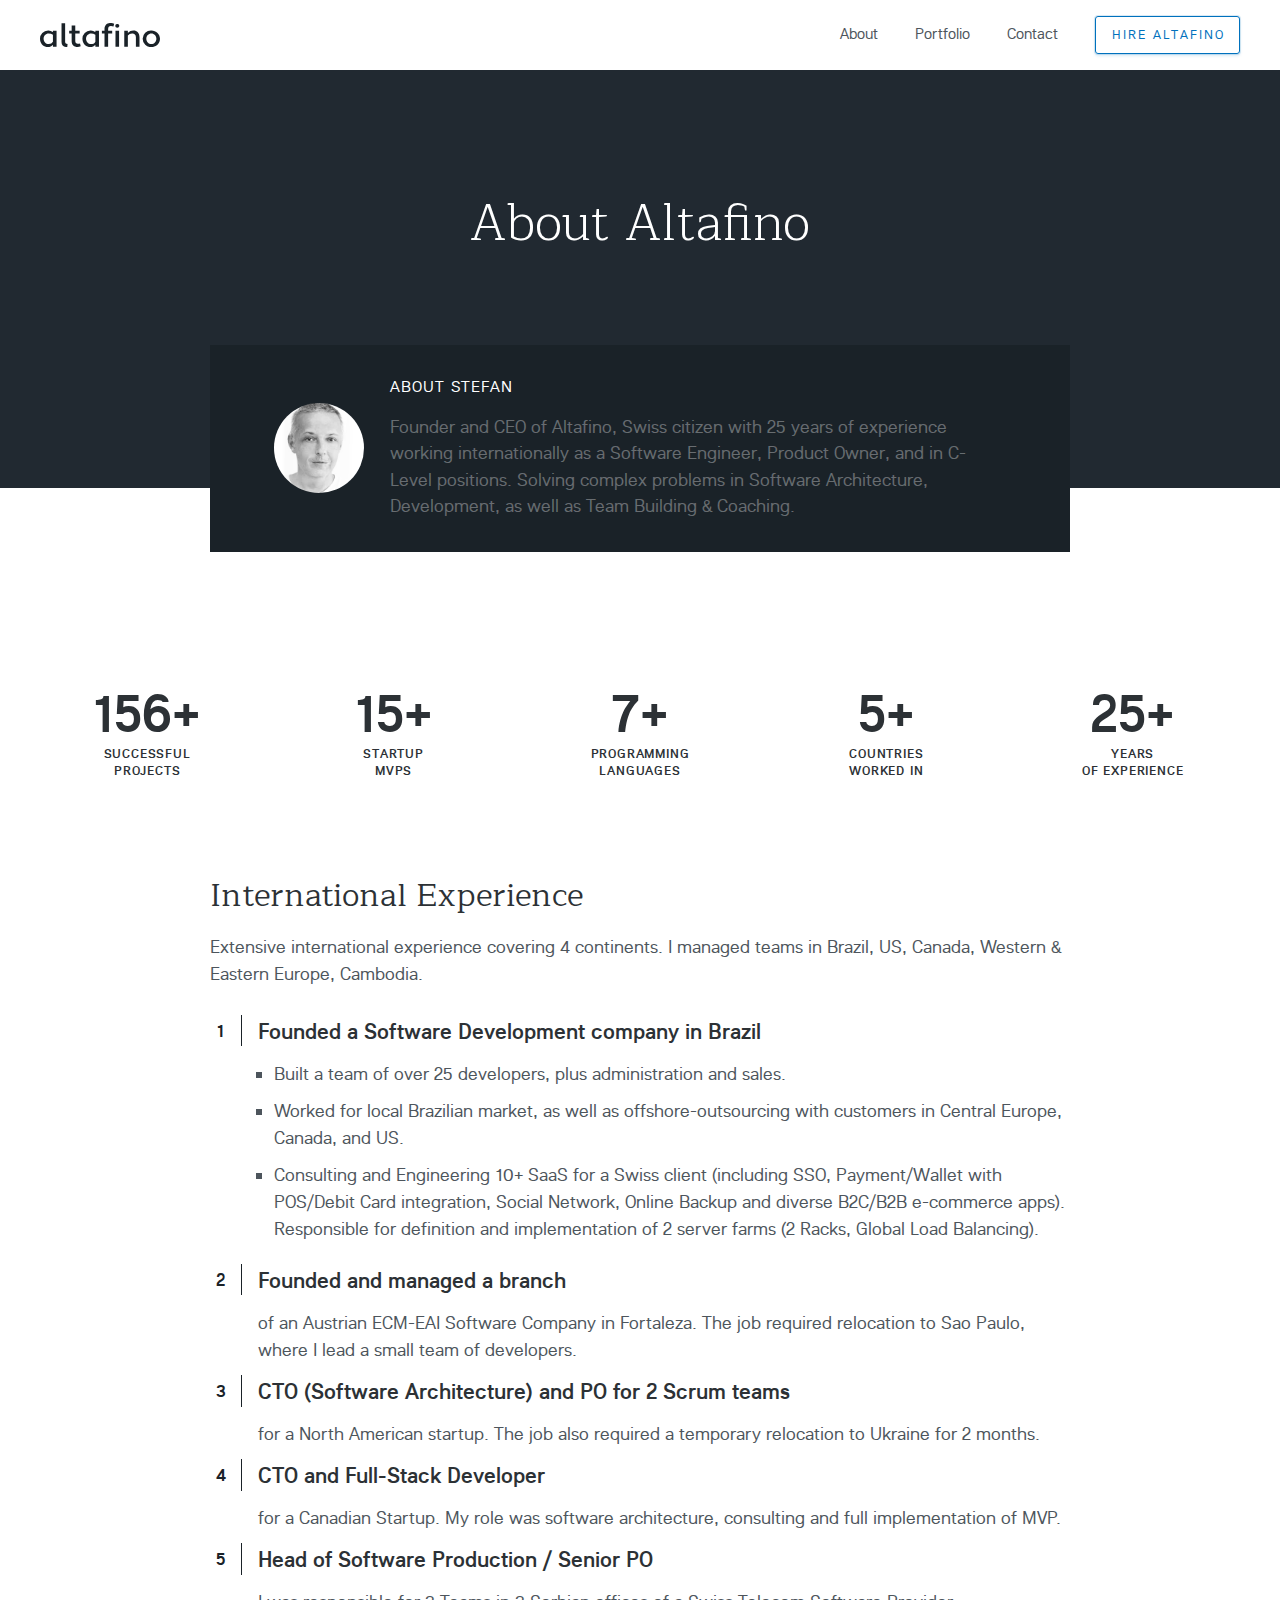
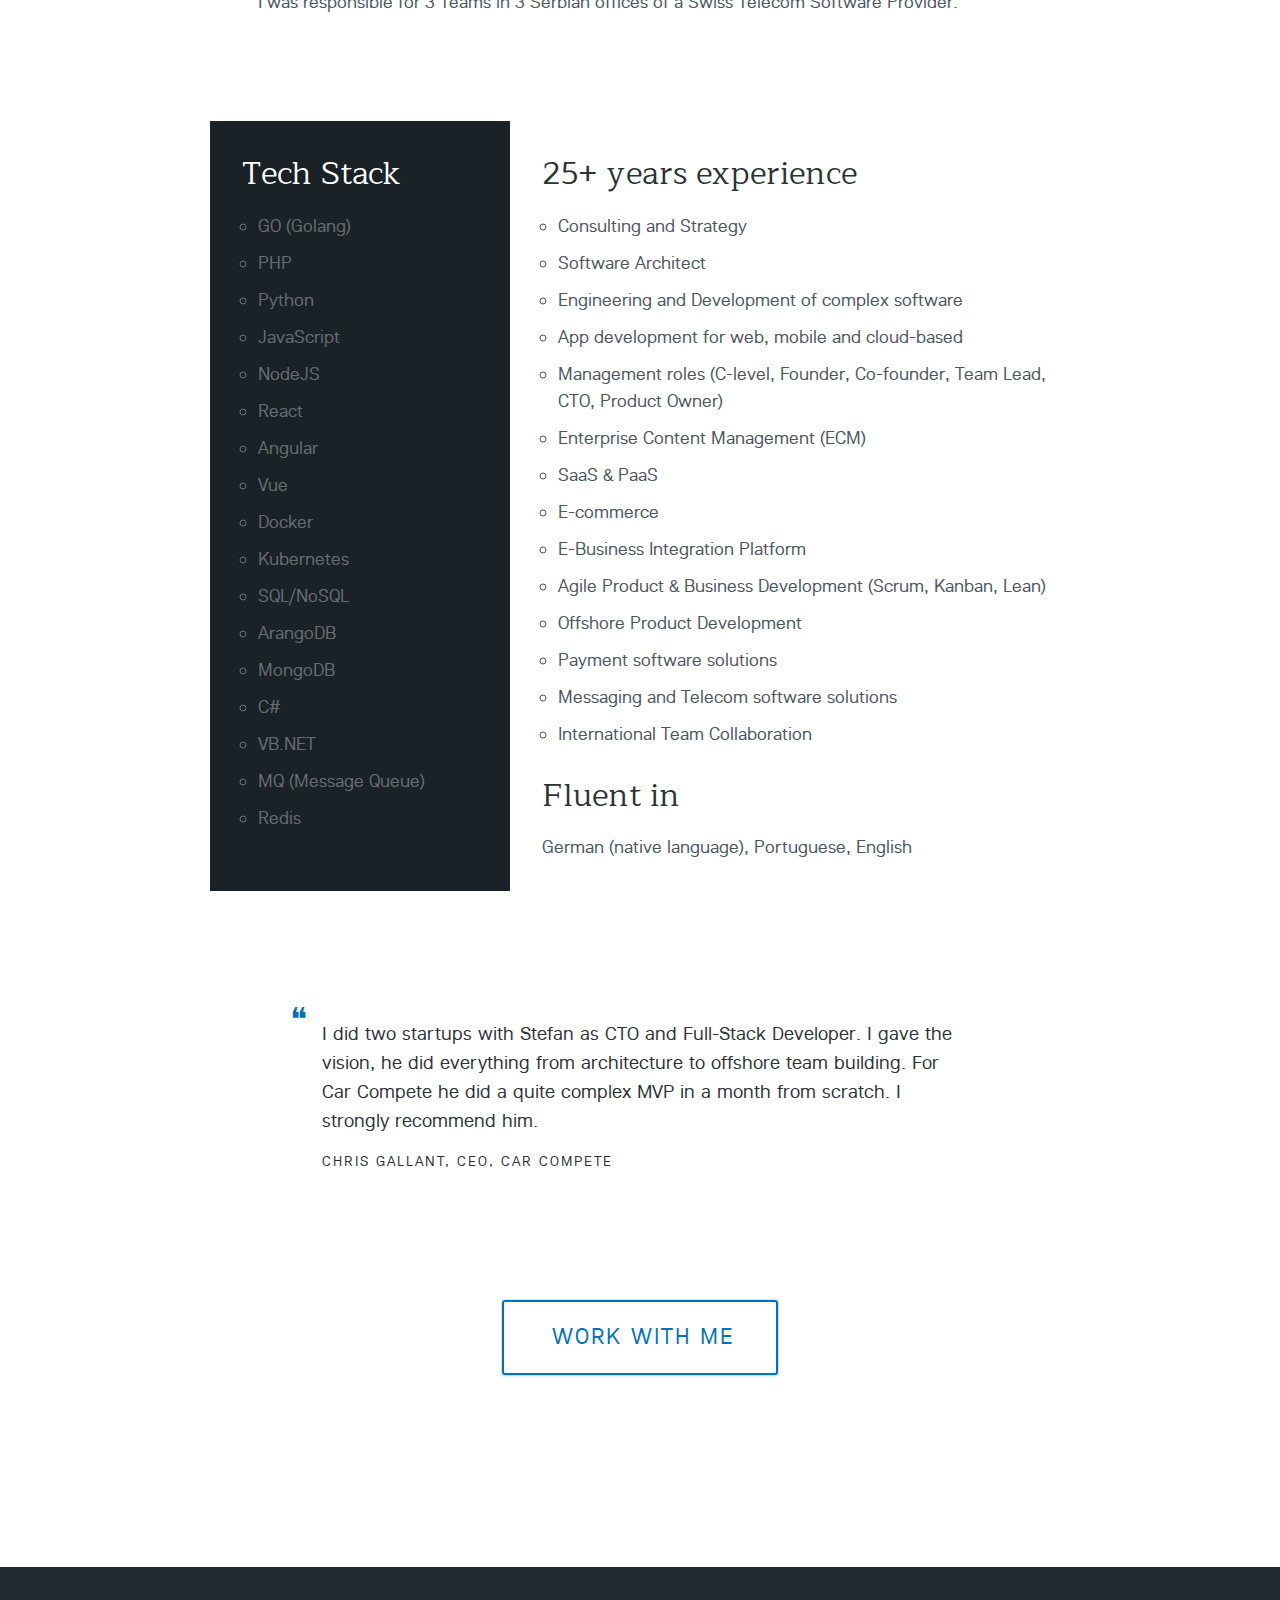
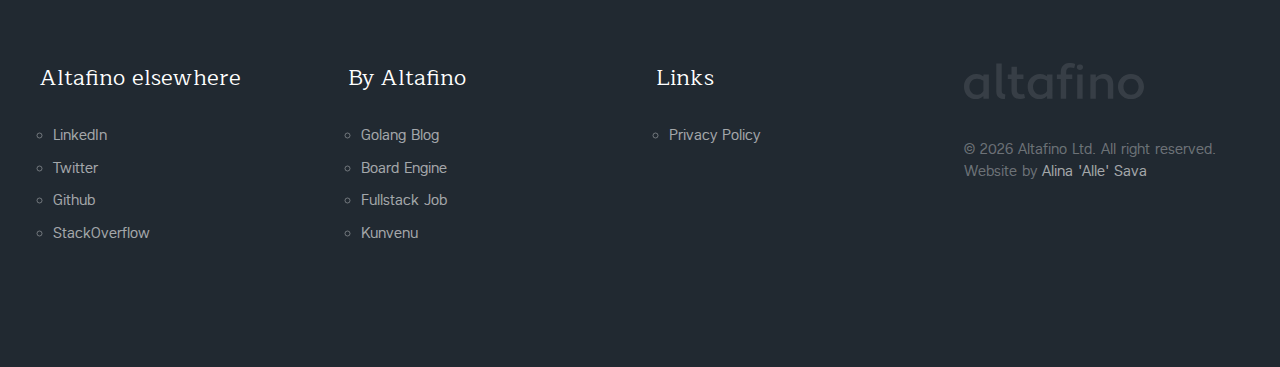
<file: projects/altafino/about.html>
<!DOCTYPE html>
<html lang="en">
<head>
    <meta charset="UTF-8">
    <meta name="viewport" content="width=device-width, initial-scale=1">
    <title>About Altafino</title>

    <meta name="description" content="Get to know Stefan - the SoftwareEngineer behind Altafino - and what problems Altafino can solve for you and your business."/>
    <link rel="canonical" href="https://altafino.com/about"/>

    <script type="application/ld+json">
        {
            "@context": "https://schema.org",
            "@graph": [
                {
                    "@type": "Person",
                    "url": "https://altafino.com",
                    "name": "Stefan Wüthrich",
                    "image": "https://altafino.com/assets/img/stefan.jpg",
                    "knowsLanguage": "German, Portuguese, English",
                    "nationality": "Swiss",
                    "hasOccupation": [
                        {
                            "@type": "Occupation",
                            "name": "Fullstack Software Engineer",
                            "skills": [
                                "GO (Golang)",
                                "PHP",
                                "Python",
                                "JavaScript",
                                "NodeJS",
                                "React",
                                "Angular",
                                "Vue",
                                "Docker",
                                "Kubernetes",
                                "SQL/NoSQL",
                                "ArangoDB",
                                "MongoDB",
                                "C#",
                                "VB.NET",
                                "MQ (Message Queue)",
                                "Redis",
                                "Software Architecture",
                                "Software Development"
                            ]
                        },
                        {
                            "@type": "Occupation",
                            "name": "Remote CTO",
                            "skills": [
                                "Team Building",
                                "Product Owner",
                                "Team Coaching"
                            ]
                        },
                        {
                            "@type": "Role",
                            "name": "CEO",
                            "skills": [
                                "Founder and Software Engineer at Altafino Ltd."
                            ]
                        }
                    ]
                },
                {
                    "@type": "WebSite",
                    "@id": "https://altafino.com/",
                    "url": "https://altafino.com/",
                    "name": "Altafino",
                    "publisher": "Altafino"
                },
                {
                    "@type": "AboutPage",
                    "url": "https://altafino.com/about",
                    "inLanguage": "en-US",
                    "about": "Software solutions for complex needs",
                    "description": "Fullstack Engineer with 25 years experience building complex software and apps, SaaS/PaaS, Payment, Messaging and Telecom Solutions."
                }
            ],
            "hasPart": [
                {
                    "@context": "http://schema.org/",
                    "@type": "WPHeader",
                    "@id": "#header",
                    "cssSelector": "#header",
                    "potentialAction": {
                        "@type": "Action",
                        "name": "Contact",
                        "target": "https://altafino.com/contact"
                    }
                },
                {
                    "@context": "http://schema.org/",
                    "@type": "WPFooter",
                    "cssSelector": "#footer",
                    "@id": "#footer",
                    "copyrightHolder": "Altafino Ltd.",
                    "publisher": "Altafino",
                    "copyrightYear": "2019"
                }
            ]
        }
    </script>

    <link rel="icon" href="favicon.ico" type="image/x-icon">
    <meta property="og:locale" content="en_US"/>
    <meta property="og:type" content="website"/>
    <meta property="og:title" content="Altafino"/>
    <meta property="og:description" content="Software solutions for complex needs"/>
    <meta property="og:url" content="https://altafino.com/"/>
    <meta property="og:site_name" content="Altafino"/>
    <meta property="og:image" content="https://altafino.com/assets/img/altafino_home.png" />
    <meta name="twitter:card" content="summary_large_image"/>
    <meta name="twitter:description" content="Software solutions for complex needs"/>
    <meta name="twitter:title" content="Altafino"/>
    <meta name="twitter:site" content="@altafino"/>
    <meta name="twitter:image" content="https://altafino.com/assets/img/altafino_home.png" />
    <link href="assets/css/style.css" rel="stylesheet">

    <!-- Global site tag (gtag.js) - Google Analytics -->
    <script async src="https://www.googletagmanager.com/gtag/js?id=UA-91196812-2"></script>
    <script>
        window.dataLayer = window.dataLayer || [];
        function gtag(){dataLayer.push(arguments);}
        gtag('js', new Date());
        gtag('config', 'UA-91196812-2');
    </script>
</head>
<body>
<div id="Page" class="flex columns">
    <header id="header">
        <div class="container">
            <a href="/projects/altafino" title="altafino.com">
                <svg id="bfbe8e34-cb14-416b-99d1-a59ad0c5036e" xmlns="http://www.w3.org/2000/svg" viewBox="0 0 197.68 39.75"><title>altafino</title>
                    <path d="M21.76,20.82l.27-.11V18.86H28v26.5H22V42.65l-.32-.1a10.76,10.76,0,0,1-8.22,3.34C6.39,45.89.72,39.79.72,32.11A13.45,13.45,0,0,1,14,18.33,11.47,11.47,0,0,1,21.76,20.82ZM22,36.88V25.54a12,12,0,0,0-7.26-2.23c-4.46,0-8.11,3.82-8.11,8.8s3.65,8.79,8.11,8.79A7.7,7.7,0,0,0,22,36.88Z"
                          transform="translate(-0.72 -6.14)"/>
                    <path d="M45.61,45.83c-6.15,0-9.43-2.91-9.43-8.48V6.67h5.93V36.93c0,2.44,1.59,3.55,4,3.71Z" transform="translate(-0.72 -6.14)"/>
                    <path d="M48.79,18.86h4.08V10.38h5.94v8.48H66v4.77h-7.2V36c0,3.12,1.75,4.45,4.13,4.45a9.87,9.87,0,0,0,3.76-.59l1.06,4.67a12.71,12.71,0,0,1-5.46,1.11c-5.35,0-9.43-3.39-9.43-9.43V23.63H48.79Z" transform="translate(-0.72 -6.14)"/>
                    <path d="M91.67,20.82l.26-.11V18.86h5.94v26.5H91.93V42.65l-.32-.1a10.73,10.73,0,0,1-8.21,3.34c-7.1,0-12.77-6.1-12.77-13.78a13.45,13.45,0,0,1,13.3-13.78A11.47,11.47,0,0,1,91.67,20.82Zm.26,16.06V25.54a12,12,0,0,0-7.26-2.23c-4.45,0-8.11,3.82-8.11,8.8s3.66,8.79,8.11,8.79C87.64,40.9,90.39,39.79,91.93,36.88Z"
                          transform="translate(-0.72 -6.14)"/>
                    <path d="M102.69,18.86H107V16.1c0-6,3.87-10,9.86-10a15,15,0,0,1,6,1.11l-1.06,4.51a13.16,13.16,0,0,0-4.5-.64c-2.81,0-4.35,1.75-4.35,5v2.76h6.68v4.77h-6.68V45.36H107V23.63h-4.29Z" transform="translate(-0.72 -6.14)"/>
                    <path d="M128,7.89a3.14,3.14,0,0,1,3.45,3,3.45,3.45,0,0,1-6.84,0A3.15,3.15,0,0,1,128,7.89Zm-2.91,11H131v26.5h-5.93Z" transform="translate(-0.72 -6.14)"/>
                    <path d="M139.53,18.86h5.93v3.23l.32.11a11.77,11.77,0,0,1,9.27-3.87c5.25,0,9.59,3.76,9.59,11.13v15.9h-5.93V29.67c0-4.45-2.6-6.36-5.78-6.36a8.74,8.74,0,0,0-7.47,3.6V45.36h-5.93Z" transform="translate(-0.72 -6.14)"/>
                    <path d="M184.15,18.33c8.11,0,14.25,6.09,14.25,13.78s-6.14,13.78-14.25,13.78a13.79,13.79,0,1,1,0-27.56Zm0,22.57c4.72,0,8.32-3.81,8.32-8.79s-3.6-8.8-8.32-8.8-8.27,3.87-8.27,8.8S179.49,40.9,184.15,40.9Z" transform="translate(-0.72 -6.14)"/>
                </svg>
            </a>

            <nav>
                <a href="/projects/altafino/about.html">About</a>
                <a href="/projects/altafino/portfolio.html">Portfolio</a>
                <a href="/projects/altafino/contact.html">Contact</a>
                <a href="/projects/altafino/contact.html" class="button">Hire Altafino</a>
            </nav>
        </div>
    </header>

    <section class="hero">
        <div class="container flex columns v-center">
            <h1>About Altafino</h1>

            <div class="info dark">
                <div class="grid-info">
                    <div><img src="assets/img/stefan.jpg" alt="Stefan"/></div>
                    <div>
                        <h2 class="title caps">About Stefan</h2>
                        <p>Founder and CEO of Altafino, Swiss citizen with 25 years of experience working internationally as a Software Engineer, Product Owner, and in C-Level positions. Solving complex problems in Software Architecture, Development, as well
                            as Team Building &amp; Coaching.</p>
                    </div>
                </div>
            </div>
        </div>
    </section>

    <main class="flex-grow">
        <section class="container">
            <div class="grid-5c features">
                <div>
                    <strong>156+</strong>
                    <h4>Successful<br/>
                        projects</h4>
                </div>
                <div>
                    <strong>15+</strong>
                    <h4>Startup<br/>
                        MVPs</h4>
                </div>
                <div>
                    <strong>7+</strong>
                    <h4>Programming<br/>
                        Languages</h4>
                </div>
                <div>
                    <strong>5+</strong>
                    <h4>Countries<br/>
                        worked in</h4>
                </div>
                <div>
                    <strong>25+</strong>
                    <h4>Years<br/>
                        of Experience</h4>
                </div>
            </div>
        </section>

        <section class="container page">
            <h3 class="title">International Experience</h3>
            <p>Extensive international experience covering 4 continents. I managed teams in Brazil, US, Canada, Western &amp; Eastern Europe, Cambodia.</p>
            <ol>
                <li>
                    <h3 class="subtitle">Founded a Software Development company in Brazil</h3>
                    <ul class="sq">
                        <li>Built a team of over 25 developers, plus administration and sales.</li>
                        <li>Worked for local Brazilian market, as well as offshore-outsourcing with customers in Central Europe, Canada, and US.</li>
                        <li>Consulting and Engineering 10+ SaaS for a Swiss client (including SSO, Payment/Wallet with POS/Debit Card integration, Social Network, Online Backup and diverse B2C/B2B
                            e-commerce apps). Responsible for definition and implementation of 2 server farms (2 Racks, Global Load Balancing).
                        </li>
                    </ul>
                </li>
                <li><h3 class="subtitle">Founded and managed a branch</h3> of an Austrian ECM-EAI Software Company in Fortaleza. The job required relocation to Sao Paulo, where I lead a small team of developers.</li>
                <li><h3 class="subtitle">CTO (Software Architecture) and PO for 2 Scrum teams</h3> for a North American startup. The job also required a temporary relocation to Ukraine for 2 months.</li>
                <li><h3 class="subtitle">CTO and Full-Stack Developer</h3> for a Canadian Startup. My role was software architecture, consulting and full implementation of MVP.</li>
                <li><h3 class="subtitle">Head of Software Production / Senior PO</h3> I was responsible for 3 Teams in 3 Serbian offices of a Swiss Telecom Software Provider.</li>
            </ol>
        </section>

        <section class="container page">
            <div class="grid-sc baseline-grid">
                <div class="dark spaced">
                    <h3 class="title">Tech Stack</h3>
                    <ul class="auto-columns">
                        <li>GO (Golang)</li>
                        <li>PHP</li>
                        <li>Python</li>
                        <li>JavaScript</li>
                        <li>NodeJS</li>
                        <li>React</li>
                        <li>Angular</li>
                        <li>Vue</li>
                        <li>Docker</li>
                        <li>Kubernetes</li>
                        <li>SQL/NoSQL</li>
                        <li>ArangoDB</li>
                        <li>MongoDB</li>
                        <li>C#</li>
                        <li>VB.NET</li>
                        <li>MQ (Message Queue)</li>
                        <li>Redis</li>
                    </ul>
                </div>

                <div>
                    <h3 class="title">25+ years experience</h3>
                    <ul>
                        <li>Consulting and Strategy</li>
                        <li>Software Architect</li>
                        <li>Engineering and Development of complex software</li>
                        <li>App development for web, mobile and cloud-based</li>
                        <li>Management roles (C-level, Founder, Co-founder, Team Lead, CTO, Product Owner)</li>
                        <li>Enterprise Content Management (ECM)</li>
                        <li>SaaS &amp; PaaS</li>
                        <li>E-commerce</li>
                        <li>E-Business Integration Platform</li>
                        <li>Agile Product & Business Development (Scrum, Kanban, Lean)</li>
                        <li>Offshore Product Development</li>
                        <li>Payment software solutions</li>
                        <li>Messaging and Telecom software solutions</li>
                        <li>International Team Collaboration</li>
                    </ul>
                    <h3 class="title">Fluent in</h3>
                    German (native language), Portuguese, English
                </div>
            </div>
        </section>

        <div class="container">
            <blockquote>
                I did two startups with Stefan as CTO and Full-Stack Developer. I gave the vision, he did everything from architecture to offshore team building.
                For Car Compete he did a quite complex MVP in a month from scratch. I strongly recommend him.
                <cite>Chris Gallant, CEO, Car Compete</cite>
            </blockquote>
            <section class="flex center v-center">
                <a href="/contact" class="button big">Work with me</a>
            </section>
        </div>
    </main>

    <footer class="mid dark" id="footer">
        <div class="container flex">
            <div class="flex-grow">
                <div class="grid-4c">
                    <div>
                        <h4>Altafino elsewhere</h4>
                        <ul>
                            <li><a href="https://www.linkedin.com/company/altafino-ltd/" target="_blank">LinkedIn</a></li>
                            <li><a href="https://twitter.com/bonfaru" target="_blank">Twitter</a></li>
                            <li><a href="https://github.com/altafino" target="_blank">Github</a></li>
                            <li><a href="https://stackoverflow.com/users/3770792/altafino-ltd" target="_blank">StackOverflow</a></li>
                        </ul>
                    </div>

                    <div>
                        <h4>By Altafino</h4>
                        <ul>
                            <li><a href="https://golang.ch/" target="_blank">Golang Blog</a></li>
                            <li><a href="https://www.boardengine.io/" target="_blank">Board Engine</a></li>
                            <li><a href="https://fullstackjob.com/" target="_blank">Fullstack Job</a></li>
                            <li><a href="https://kunvenu.com/" target="_blank">Kunvenu</a></li>
                        </ul>
                    </div>

                    <div>
                        <h4>Links</h4>
                        <ul>
                            <li><a href="privacy">Privacy Policy</a></li>
                        </ul>
                    </div>

                    <div>
                        <svg id="bfbe8e34-cb14-416b-99d1-a59ad0c5036e" xmlns="http://www.w3.org/2000/svg" viewBox="0 0 197.68 39.75"><title>altafino</title>
                            <path d="M21.76,20.82l.27-.11V18.86H28v26.5H22V42.65l-.32-.1a10.76,10.76,0,0,1-8.22,3.34C6.39,45.89.72,39.79.72,32.11A13.45,13.45,0,0,1,14,18.33,11.47,11.47,0,0,1,21.76,20.82ZM22,36.88V25.54a12,12,0,0,0-7.26-2.23c-4.46,0-8.11,3.82-8.11,8.8s3.65,8.79,8.11,8.79A7.7,7.7,0,0,0,22,36.88Z"
                                  transform="translate(-0.72 -6.14)"/>
                            <path d="M45.61,45.83c-6.15,0-9.43-2.91-9.43-8.48V6.67h5.93V36.93c0,2.44,1.59,3.55,4,3.71Z" transform="translate(-0.72 -6.14)"/>
                            <path d="M48.79,18.86h4.08V10.38h5.94v8.48H66v4.77h-7.2V36c0,3.12,1.75,4.45,4.13,4.45a9.87,9.87,0,0,0,3.76-.59l1.06,4.67a12.71,12.71,0,0,1-5.46,1.11c-5.35,0-9.43-3.39-9.43-9.43V23.63H48.79Z" transform="translate(-0.72 -6.14)"/>
                            <path d="M91.67,20.82l.26-.11V18.86h5.94v26.5H91.93V42.65l-.32-.1a10.73,10.73,0,0,1-8.21,3.34c-7.1,0-12.77-6.1-12.77-13.78a13.45,13.45,0,0,1,13.3-13.78A11.47,11.47,0,0,1,91.67,20.82Zm.26,16.06V25.54a12,12,0,0,0-7.26-2.23c-4.45,0-8.11,3.82-8.11,8.8s3.66,8.79,8.11,8.79C87.64,40.9,90.39,39.79,91.93,36.88Z"
                                  transform="translate(-0.72 -6.14)"/>
                            <path d="M102.69,18.86H107V16.1c0-6,3.87-10,9.86-10a15,15,0,0,1,6,1.11l-1.06,4.51a13.16,13.16,0,0,0-4.5-.64c-2.81,0-4.35,1.75-4.35,5v2.76h6.68v4.77h-6.68V45.36H107V23.63h-4.29Z" transform="translate(-0.72 -6.14)"/>
                            <path d="M128,7.89a3.14,3.14,0,0,1,3.45,3,3.45,3.45,0,0,1-6.84,0A3.15,3.15,0,0,1,128,7.89Zm-2.91,11H131v26.5h-5.93Z" transform="translate(-0.72 -6.14)"/>
                            <path d="M139.53,18.86h5.93v3.23l.32.11a11.77,11.77,0,0,1,9.27-3.87c5.25,0,9.59,3.76,9.59,11.13v15.9h-5.93V29.67c0-4.45-2.6-6.36-5.78-6.36a8.74,8.74,0,0,0-7.47,3.6V45.36h-5.93Z" transform="translate(-0.72 -6.14)"/>
                            <path d="M184.15,18.33c8.11,0,14.25,6.09,14.25,13.78s-6.14,13.78-14.25,13.78a13.79,13.79,0,1,1,0-27.56Zm0,22.57c4.72,0,8.32-3.81,8.32-8.79s-3.6-8.8-8.32-8.8-8.27,3.87-8.27,8.8S179.49,40.9,184.15,40.9Z"
                                  transform="translate(-0.72 -6.14)"/>
                        </svg>
                        <br/>&copy; <span id="year">2019</span> Altafino Ltd. All right reserved.<br/>
                        Website by <a href="https://sava.io/">Alina 'Alle' Sava</a>
                    </div>
                </div>
            </div>
        </div>
    </footer>
</div>

<script>
    new Date().getFullYear();
    document.getElementById("year").innerHTML = new Date().getFullYear();
</script>
<script async defer src="https://sas.altafino.com/app.js"></script>
<noscript><img src="https://sas.altafino.com/image.gif" alt=""></noscript>
</body>
</html>
</file>
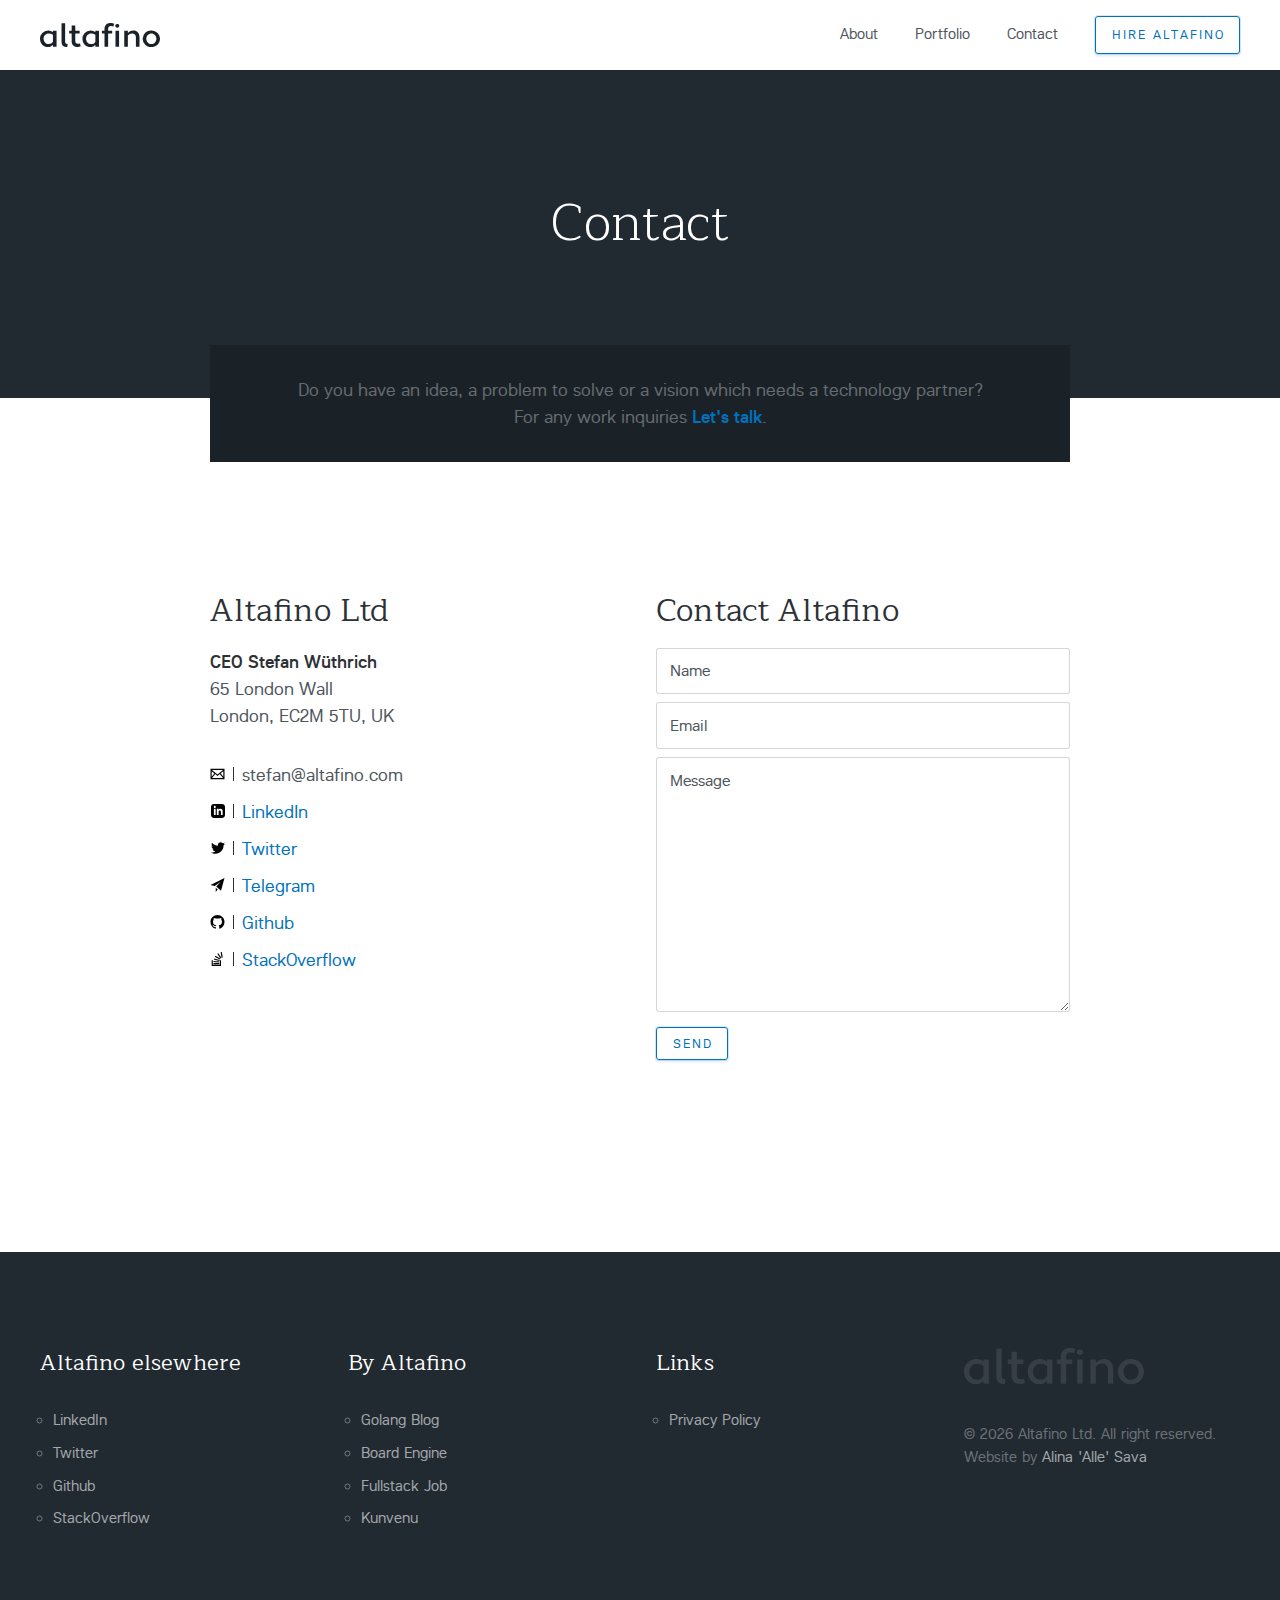
<file: projects/altafino/contact.html>
<!DOCTYPE html>
<html lang="en">
<head>
    <meta charset="UTF-8">
    <meta name="viewport" content="width=device-width, initial-scale=1">
    <title>Contact Altafino</title>

    <meta name="description" content="Custom software for complex ideas. Contact me for any work related inquiry."/>
    <link rel="canonical" href="https://altafino.com/contact"/>

    <script type="application/ld+json">
        {
            "@context": "https://schema.org",
            "@graph": [
                {
                    "@type": "Organization",
                    "url": "https://altafino.com",
                    "sameAs": [
                        "https://www.linkedin.com/company/altafino-ltd/",
                        "https://twitter.com/bonfaru",
                        "https://t.me/altafino/",
                        "https://github.com/altafino",
                        "https://stackoverflow.com/users/3770792/altafino-ltd"
                    ],
                    "legalName": "Altafino Ltd.",
                    "name": "Altafino",
                    "address": "65 London Wall,London, EC2M 5TU, UK",
                    "logo": "https://altafino.com/assets/img/altafino.png",
                    "founder": "Stefan Wüthrich",
                    "contactPoint": {
                        "@type": "ContactPoint",
                        "email": "stefan@altafino.com",
                        "contactType": "customer service",
                        "availableLanguage": [
                            "German",
                            "Portuguese",
                            "English"
                        ]
                    }
                },
                {
                    "@type": "WebSite",
                    "@id": "https://altafino.com/",
                    "url": "https://altafino.com/",
                    "name": "Altafino",
                    "publisher": "Altafino"
                },
                {
                    "@type": "ContactPage",
                    "url": "https://altafino.com/contact",
                    "inLanguage": "en-US",
                    "about": "Contact Altafino for work inquiries",
                    "description": "Custom software for complex ideas. Contact me for any work related inquiry."
                }
            ],
            "hasPart": [
                {
                    "@context": "http://schema.org/",
                    "@type": "WPHeader",
                    "@id": "#header",
                    "cssSelector": "#header"
                },
                {
                    "@context": "http://schema.org/",
                    "@type": "WPFooter",
                    "cssSelector": "#footer",
                    "@id": "#footer",
                    "copyrightHolder": "Altafino Ltd.",
                    "publisher": "Altafino",
                    "copyrightYear": "2019"
                }
            ]
        }
    </script>

    <link rel="icon" href="favicon.ico" type="image/x-icon">
    <meta property="og:locale" content="en_US"/>
    <meta property="og:type" content="website"/>
    <meta property="og:title" content="Altafino"/>
    <meta property="og:description" content="Software solutions for complex needs"/>
    <meta property="og:url" content="https://altafino.com/"/>
    <meta property="og:site_name" content="Altafino"/>
    <meta property="og:image" content="https://altafino.com/assets/img/altafino_home.png" />
    <meta name="twitter:card" content="summary_large_image"/>
    <meta name="twitter:description" content="Software solutions for complex needs"/>
    <meta name="twitter:title" content="Altafino"/>
    <meta name="twitter:site" content="@altafino"/>
    <meta name="twitter:image" content="https://altafino.com/assets/img/altafino_home.png" />
    <link href="assets/css/style.css" rel="stylesheet">

    <!-- Global site tag (gtag.js) - Google Analytics -->
    <script async src="https://www.googletagmanager.com/gtag/js?id=UA-91196812-2"></script>
    <script>
        window.dataLayer = window.dataLayer || [];
        function gtag(){dataLayer.push(arguments);}
        gtag('js', new Date());
        gtag('config', 'UA-91196812-2');
    </script>
</head>
<body>
<div id="Page" class="flex columns">
    <header id="header">
        <div class="container">
            <a href="/projects/altafino" title="altafino.com">
                <svg id="bfbe8e34-cb14-416b-99d1-a59ad0c5036e" xmlns="http://www.w3.org/2000/svg" viewBox="0 0 197.68 39.75"><title>altafino</title>
                    <path d="M21.76,20.82l.27-.11V18.86H28v26.5H22V42.65l-.32-.1a10.76,10.76,0,0,1-8.22,3.34C6.39,45.89.72,39.79.72,32.11A13.45,13.45,0,0,1,14,18.33,11.47,11.47,0,0,1,21.76,20.82ZM22,36.88V25.54a12,12,0,0,0-7.26-2.23c-4.46,0-8.11,3.82-8.11,8.8s3.65,8.79,8.11,8.79A7.7,7.7,0,0,0,22,36.88Z"
                          transform="translate(-0.72 -6.14)"/>
                    <path d="M45.61,45.83c-6.15,0-9.43-2.91-9.43-8.48V6.67h5.93V36.93c0,2.44,1.59,3.55,4,3.71Z" transform="translate(-0.72 -6.14)"/>
                    <path d="M48.79,18.86h4.08V10.38h5.94v8.48H66v4.77h-7.2V36c0,3.12,1.75,4.45,4.13,4.45a9.87,9.87,0,0,0,3.76-.59l1.06,4.67a12.71,12.71,0,0,1-5.46,1.11c-5.35,0-9.43-3.39-9.43-9.43V23.63H48.79Z" transform="translate(-0.72 -6.14)"/>
                    <path d="M91.67,20.82l.26-.11V18.86h5.94v26.5H91.93V42.65l-.32-.1a10.73,10.73,0,0,1-8.21,3.34c-7.1,0-12.77-6.1-12.77-13.78a13.45,13.45,0,0,1,13.3-13.78A11.47,11.47,0,0,1,91.67,20.82Zm.26,16.06V25.54a12,12,0,0,0-7.26-2.23c-4.45,0-8.11,3.82-8.11,8.8s3.66,8.79,8.11,8.79C87.64,40.9,90.39,39.79,91.93,36.88Z"
                          transform="translate(-0.72 -6.14)"/>
                    <path d="M102.69,18.86H107V16.1c0-6,3.87-10,9.86-10a15,15,0,0,1,6,1.11l-1.06,4.51a13.16,13.16,0,0,0-4.5-.64c-2.81,0-4.35,1.75-4.35,5v2.76h6.68v4.77h-6.68V45.36H107V23.63h-4.29Z" transform="translate(-0.72 -6.14)"/>
                    <path d="M128,7.89a3.14,3.14,0,0,1,3.45,3,3.45,3.45,0,0,1-6.84,0A3.15,3.15,0,0,1,128,7.89Zm-2.91,11H131v26.5h-5.93Z" transform="translate(-0.72 -6.14)"/>
                    <path d="M139.53,18.86h5.93v3.23l.32.11a11.77,11.77,0,0,1,9.27-3.87c5.25,0,9.59,3.76,9.59,11.13v15.9h-5.93V29.67c0-4.45-2.6-6.36-5.78-6.36a8.74,8.74,0,0,0-7.47,3.6V45.36h-5.93Z" transform="translate(-0.72 -6.14)"/>
                    <path d="M184.15,18.33c8.11,0,14.25,6.09,14.25,13.78s-6.14,13.78-14.25,13.78a13.79,13.79,0,1,1,0-27.56Zm0,22.57c4.72,0,8.32-3.81,8.32-8.79s-3.6-8.8-8.32-8.8-8.27,3.87-8.27,8.8S179.49,40.9,184.15,40.9Z" transform="translate(-0.72 -6.14)"/>
                </svg>
            </a>

            <nav>
                <a href="/projects/altafino/about.html">About</a>
                <a href="/projects/altafino/portfolio.html">Portfolio</a>
                <a href="/projects/altafino/contact.html">Contact</a>
                <a href="/projects/altafino/contact.html" class="button">Hire Altafino</a>
            </nav>
        </div>
    </header>

    <section class="hero">
        <div class="container flex columns v-center">
            <h1>Contact</h1>

            <div class="info dark">
                <p>Do you have an idea, a problem to solve or a vision which needs a technology partner?<br/>For any work inquiries <strong>Let's talk</strong>.</p>
            </div>
        </div>
    </section>

    <main class="flex-grow">
        <section class="container page">
            <div class="grid-2c">
                <div>
                    <h2 class="title">Altafino Ltd</h2>
                    <strong>CEO Stefan Wüthrich</strong><br/>
                    <p>65 London Wall<br/>
                        London, EC2M 5TU, UK</p>

                    <ul class="nolist">
                        <li>
                            <span class="b-right">
                                <svg xmlns="http://www.w3.org/2000/svg" width="24" height="24" viewBox="0 0 24 24">
                                    <path d="M0 3v18h24v-18h-24zm6.623 7.929l-4.623 5.712v-9.458l4.623 3.746zm-4.141-5.929h19.035l-9.517 7.713-9.518-7.713zm5.694 7.188l3.824 3.099 3.83-3.104 5.612 6.817h-18.779l5.513-6.812zm9.208-1.264l4.616-3.741v9.348l-4.616-5.607z"/>
                                </svg>
                            </span>
                            stefan@altafino.com
                        </li>
                        <li>
                            <span class="b-right">
                                <svg xmlns="http://www.w3.org/2000/svg" viewBox="0 0 24 24">
                                    <path d="M19 0h-14c-2.761 0-5 2.239-5 5v14c0 2.761 2.239 5 5 5h14c2.762 0 5-2.239 5-5v-14c0-2.761-2.238-5-5-5zm-11 19h-3v-11h3v11zm-1.5-12.268c-.966 0-1.75-.79-1.75-1.764s.784-1.764 1.75-1.764 1.75.79 1.75 1.764-.783 1.764-1.75 1.764zm13.5 12.268h-3v-5.604c0-3.368-4-3.113-4 0v5.604h-3v-11h3v1.765c1.396-2.586 7-2.777 7 2.476v6.759z"></path>
                                </svg>
                            </span>
                            <a href="https://www.linkedin.com/company/altafino-ltd/" target="_blank">LinkedIn</a>
                        </li>

                        <li>
                            <span class="b-right">
                                <svg xmlns="http://www.w3.org/2000/svg" viewBox="0 0 512 512">
                                    <path d="M459.37 151.716c.325 4.548.325 9.097.325 13.645 0 138.72-105.583 298.558-298.558 298.558-59.452 0-114.68-17.219-161.137-47.106 8.447.974 16.568 1.299 25.34 1.299 49.055 0 94.213-16.568 130.274-44.832-46.132-.975-84.792-31.188-98.112-72.772 6.498.974 12.995 1.624 19.818 1.624 9.421 0 18.843-1.3 27.614-3.573-48.081-9.747-84.143-51.98-84.143-102.985v-1.299c13.969 7.797 30.214 12.67 47.431 13.319-28.264-18.843-46.781-51.005-46.781-87.391 0-19.492 5.197-37.36 14.294-52.954 51.655 63.675 129.3 105.258 216.365 109.807-1.624-7.797-2.599-15.918-2.599-24.04 0-57.828 46.782-104.934 104.934-104.934 30.213 0 57.502 12.67 76.67 33.137 23.715-4.548 46.456-13.32 66.599-25.34-7.798 24.366-24.366 44.833-46.132 57.827 21.117-2.273 41.584-8.122 60.426-16.243-14.292 20.791-32.161 39.308-52.628 54.253z"></path>
                                </svg>
                            </span>
                            <a href="https://twitter.com/bonfaru" target="_blank">Twitter</a>
                        </li>

                        <li>
                            <span class="b-right">
                                <svg xmlns="http://www.w3.org/2000/svg" width="24" height="24" viewBox="0 0 24 24">
                                    <path d="M24 0l-6 22-8.129-7.239 7.802-8.234-10.458 7.227-7.215-1.754 24-12zm-15 16.668v7.332l3.258-4.431-3.258-2.901z"/>
                                </svg>
                            </span>
                            <a href="https://t.me/altafino/" target="_blank">Telegram</a>
                        </li>

                        <li>
                            <span class="b-right">
                                <svg xmlns="http://www.w3.org/2000/svg" width="24" height="24" viewBox="0 0 24 24"><path
                                        d="M12 0c-6.626 0-12 5.373-12 12 0 5.302 3.438 9.8 8.207 11.387.599.111.793-.261.793-.577v-2.234c-3.338.726-4.033-1.416-4.033-1.416-.546-1.387-1.333-1.756-1.333-1.756-1.089-.745.083-.729.083-.729 1.205.084 1.839 1.237 1.839 1.237 1.07 1.834 2.807 1.304 3.492.997.107-.775.418-1.305.762-1.604-2.665-.305-5.467-1.334-5.467-5.931 0-1.311.469-2.381 1.236-3.221-.124-.303-.535-1.524.117-3.176 0 0 1.008-.322 3.301 1.23.957-.266 1.983-.399 3.003-.404 1.02.005 2.047.138 3.006.404 2.291-1.552 3.297-1.23 3.297-1.23.653 1.653.242 2.874.118 3.176.77.84 1.235 1.911 1.235 3.221 0 4.609-2.807 5.624-5.479 5.921.43.372.823 1.102.823 2.222v3.293c0 .319.192.694.801.576 4.765-1.589 8.199-6.086 8.199-11.386 0-6.627-5.373-12-12-12z"/></svg>
                            </span>
                            <a href="https://github.com/altafino" target="_blank">Github</a>
                        </li>

                        <li>
                            <span class="b-right">
                                <svg xmlns="http://www.w3.org/2000/svg" width="24" height="24" viewBox="0 0 24 24"><path
                                        d="M15 21h-10v-2h10v2zm6-11.665l-1.621-9.335-1.993.346 1.62 9.335 1.994-.346zm-5.964 6.937l-9.746-.975-.186 2.016 9.755.879.177-1.92zm.538-2.587l-9.276-2.608-.526 1.954 9.306 2.5.496-1.846zm1.204-2.413l-8.297-4.864-1.029 1.743 8.298 4.865 1.028-1.744zm1.866-1.467l-5.339-7.829-1.672 1.14 5.339 7.829 1.672-1.14zm-2.644 4.195v8h-12v-8h-2v10h16v-10h-2z"/></svg>
                            </span>
                            <a href="https://stackoverflow.com/users/3770792/altafino-ltd" target="_blank">StackOverflow</a>
                        </li>
                    </ul>
                </div>

                <div>
                    <h3 class="title">Contact Altafino</h3>
                    <form method="POST" name="contact" data-netlify="true">
                        <input type="hidden" name="form-name" value="contact">
                        <input name="name" type="text" placeholder="Name">
                        <input name="email" type="email" placeholder="Email">
                        <textarea name="message" rows="12" placeholder="Message"></textarea>
                        <input type="submit" value="Send"/>
                    </form>
                </div>
            </div>
        </section>
    </main>

    <footer class="mid dark" id="footer">
        <div class="container flex">
            <div class="flex-grow">
                <div class="grid-4c">
                    <div>
                        <h4>Altafino elsewhere</h4>
                        <ul>
                            <li><a href="https://www.linkedin.com/company/altafino-ltd/" target="_blank">LinkedIn</a></li>
                            <li><a href="https://twitter.com/bonfaru" target="_blank">Twitter</a></li>
                            <li><a href="https://github.com/altafino" target="_blank">Github</a></li>
                            <li><a href="https://stackoverflow.com/users/3770792/altafino-ltd" target="_blank">StackOverflow</a></li>
                        </ul>
                    </div>

                    <div>
                        <h4>By Altafino</h4>
                        <ul>
                            <li><a href="https://golang.ch/" target="_blank">Golang Blog</a></li>
                            <li><a href="https://www.boardengine.io/" target="_blank">Board Engine</a></li>
                            <li><a href="https://fullstackjob.com/" target="_blank">Fullstack Job</a></li>
                            <li><a href="https://kunvenu.com/" target="_blank">Kunvenu</a></li>
                        </ul>
                    </div>

                    <div>
                        <h4>Links</h4>
                        <ul>
                            <li><a href="privacy">Privacy Policy</a></li>
                        </ul>
                    </div>

                    <div>
                        <svg id="bfbe8e34-cb14-416b-99d1-a59ad0c5036e" xmlns="http://www.w3.org/2000/svg" viewBox="0 0 197.68 39.75"><title>altafino</title>
                            <path d="M21.76,20.82l.27-.11V18.86H28v26.5H22V42.65l-.32-.1a10.76,10.76,0,0,1-8.22,3.34C6.39,45.89.72,39.79.72,32.11A13.45,13.45,0,0,1,14,18.33,11.47,11.47,0,0,1,21.76,20.82ZM22,36.88V25.54a12,12,0,0,0-7.26-2.23c-4.46,0-8.11,3.82-8.11,8.8s3.65,8.79,8.11,8.79A7.7,7.7,0,0,0,22,36.88Z"
                                  transform="translate(-0.72 -6.14)"/>
                            <path d="M45.61,45.83c-6.15,0-9.43-2.91-9.43-8.48V6.67h5.93V36.93c0,2.44,1.59,3.55,4,3.71Z" transform="translate(-0.72 -6.14)"/>
                            <path d="M48.79,18.86h4.08V10.38h5.94v8.48H66v4.77h-7.2V36c0,3.12,1.75,4.45,4.13,4.45a9.87,9.87,0,0,0,3.76-.59l1.06,4.67a12.71,12.71,0,0,1-5.46,1.11c-5.35,0-9.43-3.39-9.43-9.43V23.63H48.79Z" transform="translate(-0.72 -6.14)"/>
                            <path d="M91.67,20.82l.26-.11V18.86h5.94v26.5H91.93V42.65l-.32-.1a10.73,10.73,0,0,1-8.21,3.34c-7.1,0-12.77-6.1-12.77-13.78a13.45,13.45,0,0,1,13.3-13.78A11.47,11.47,0,0,1,91.67,20.82Zm.26,16.06V25.54a12,12,0,0,0-7.26-2.23c-4.45,0-8.11,3.82-8.11,8.8s3.66,8.79,8.11,8.79C87.64,40.9,90.39,39.79,91.93,36.88Z"
                                  transform="translate(-0.72 -6.14)"/>
                            <path d="M102.69,18.86H107V16.1c0-6,3.87-10,9.86-10a15,15,0,0,1,6,1.11l-1.06,4.51a13.16,13.16,0,0,0-4.5-.64c-2.81,0-4.35,1.75-4.35,5v2.76h6.68v4.77h-6.68V45.36H107V23.63h-4.29Z" transform="translate(-0.72 -6.14)"/>
                            <path d="M128,7.89a3.14,3.14,0,0,1,3.45,3,3.45,3.45,0,0,1-6.84,0A3.15,3.15,0,0,1,128,7.89Zm-2.91,11H131v26.5h-5.93Z" transform="translate(-0.72 -6.14)"/>
                            <path d="M139.53,18.86h5.93v3.23l.32.11a11.77,11.77,0,0,1,9.27-3.87c5.25,0,9.59,3.76,9.59,11.13v15.9h-5.93V29.67c0-4.45-2.6-6.36-5.78-6.36a8.74,8.74,0,0,0-7.47,3.6V45.36h-5.93Z" transform="translate(-0.72 -6.14)"/>
                            <path d="M184.15,18.33c8.11,0,14.25,6.09,14.25,13.78s-6.14,13.78-14.25,13.78a13.79,13.79,0,1,1,0-27.56Zm0,22.57c4.72,0,8.32-3.81,8.32-8.79s-3.6-8.8-8.32-8.8-8.27,3.87-8.27,8.8S179.49,40.9,184.15,40.9Z"
                                  transform="translate(-0.72 -6.14)"/>
                        </svg>
                        <br/>&copy; <span id="year">2019</span> Altafino Ltd. All right reserved.<br/>
                        Website by <a href="https://sava.io/">Alina 'Alle' Sava</a>
                    </div>
                </div>
            </div>
        </div>
    </footer>
</div>

<script>
    new Date().getFullYear();
    document.getElementById("year").innerHTML = new Date().getFullYear();
</script>
<script async defer src="https://sas.altafino.com/app.js"></script>
<noscript><img src="https://sas.altafino.com/image.gif" alt=""></noscript>
</body>
</html>
</file>
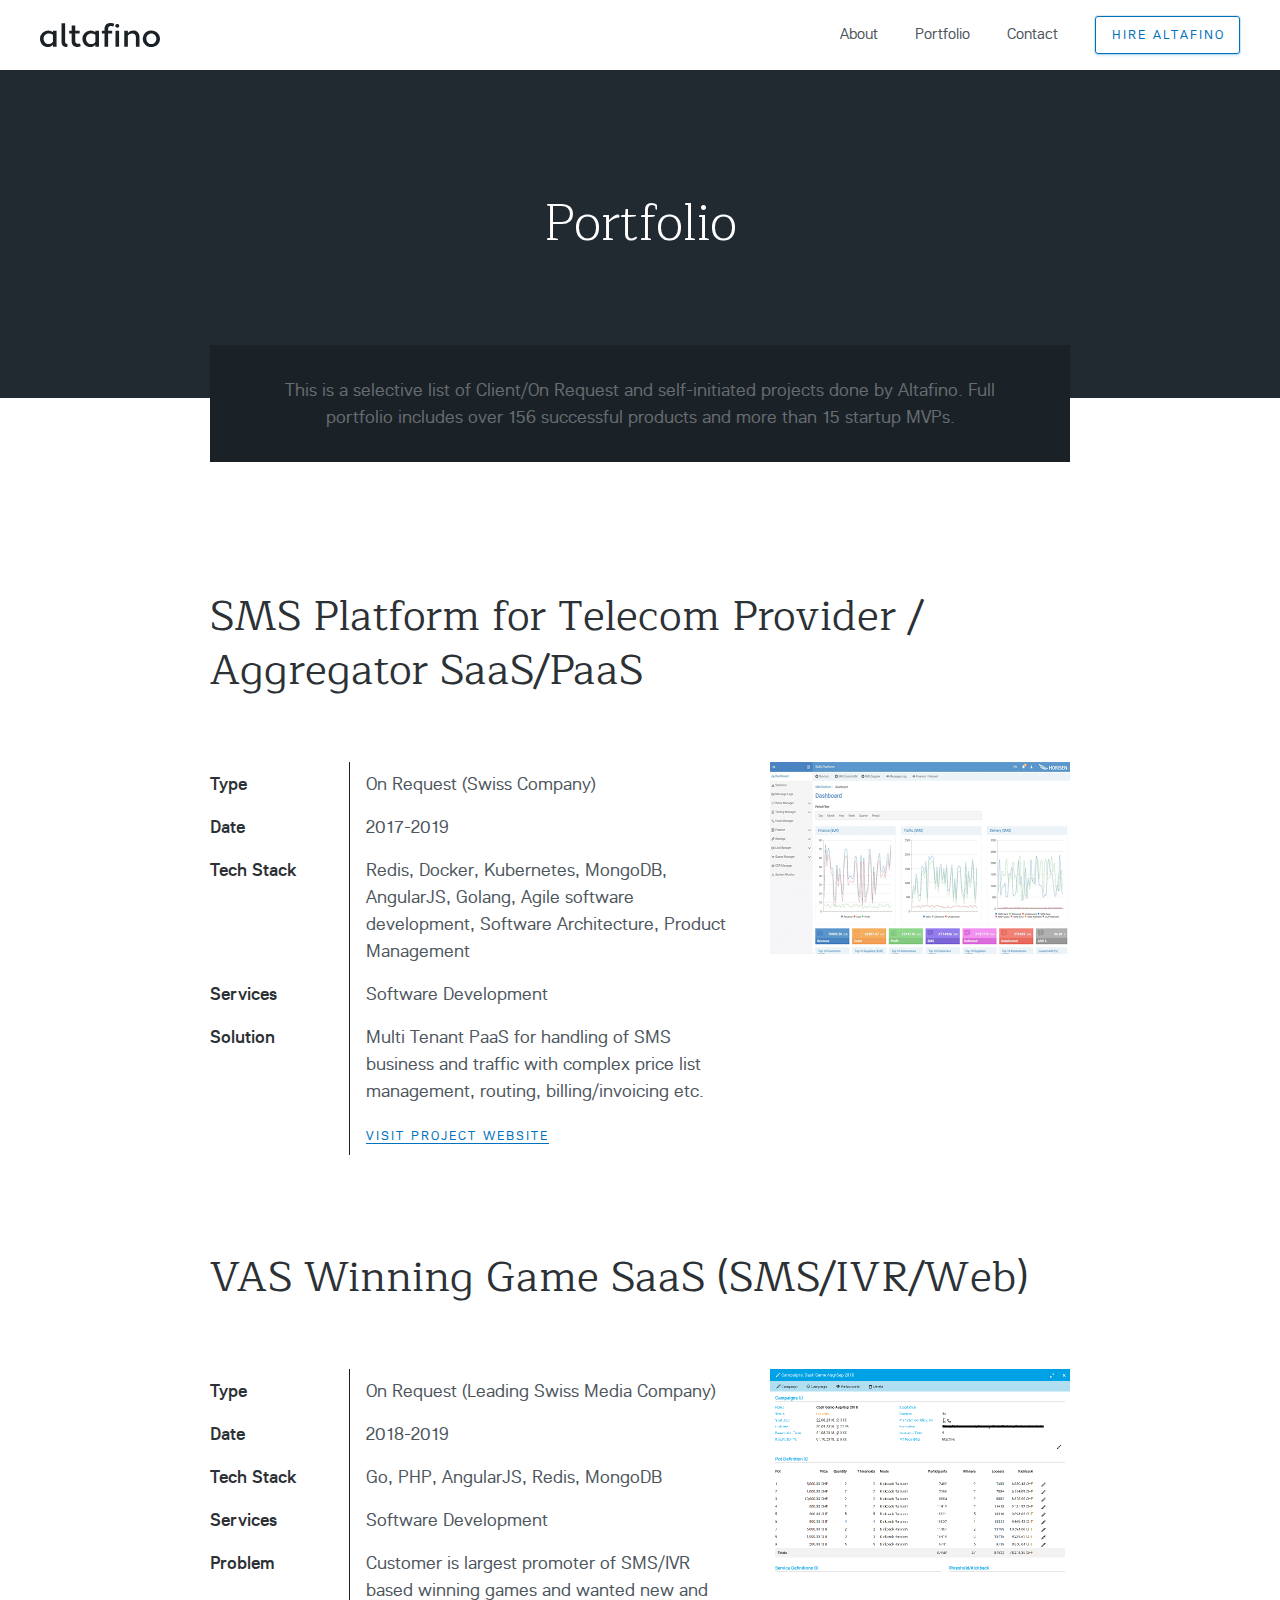
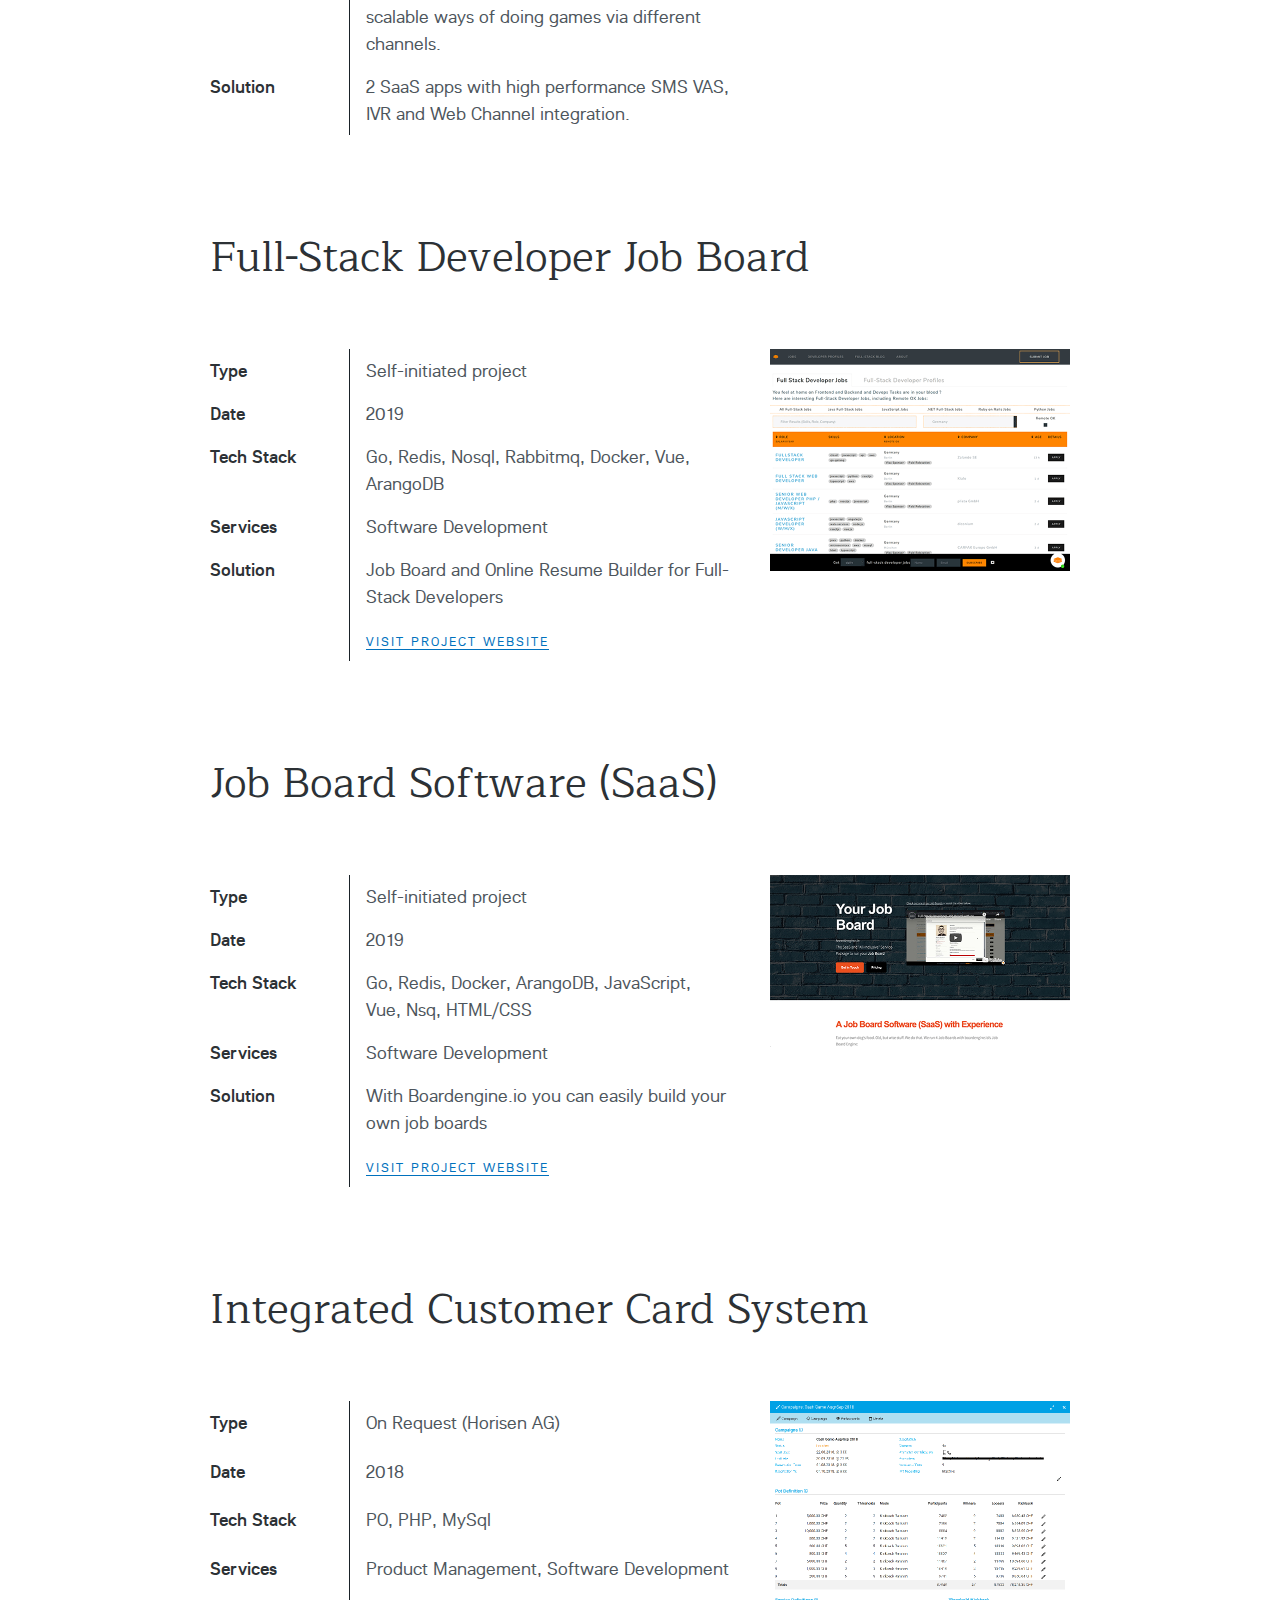
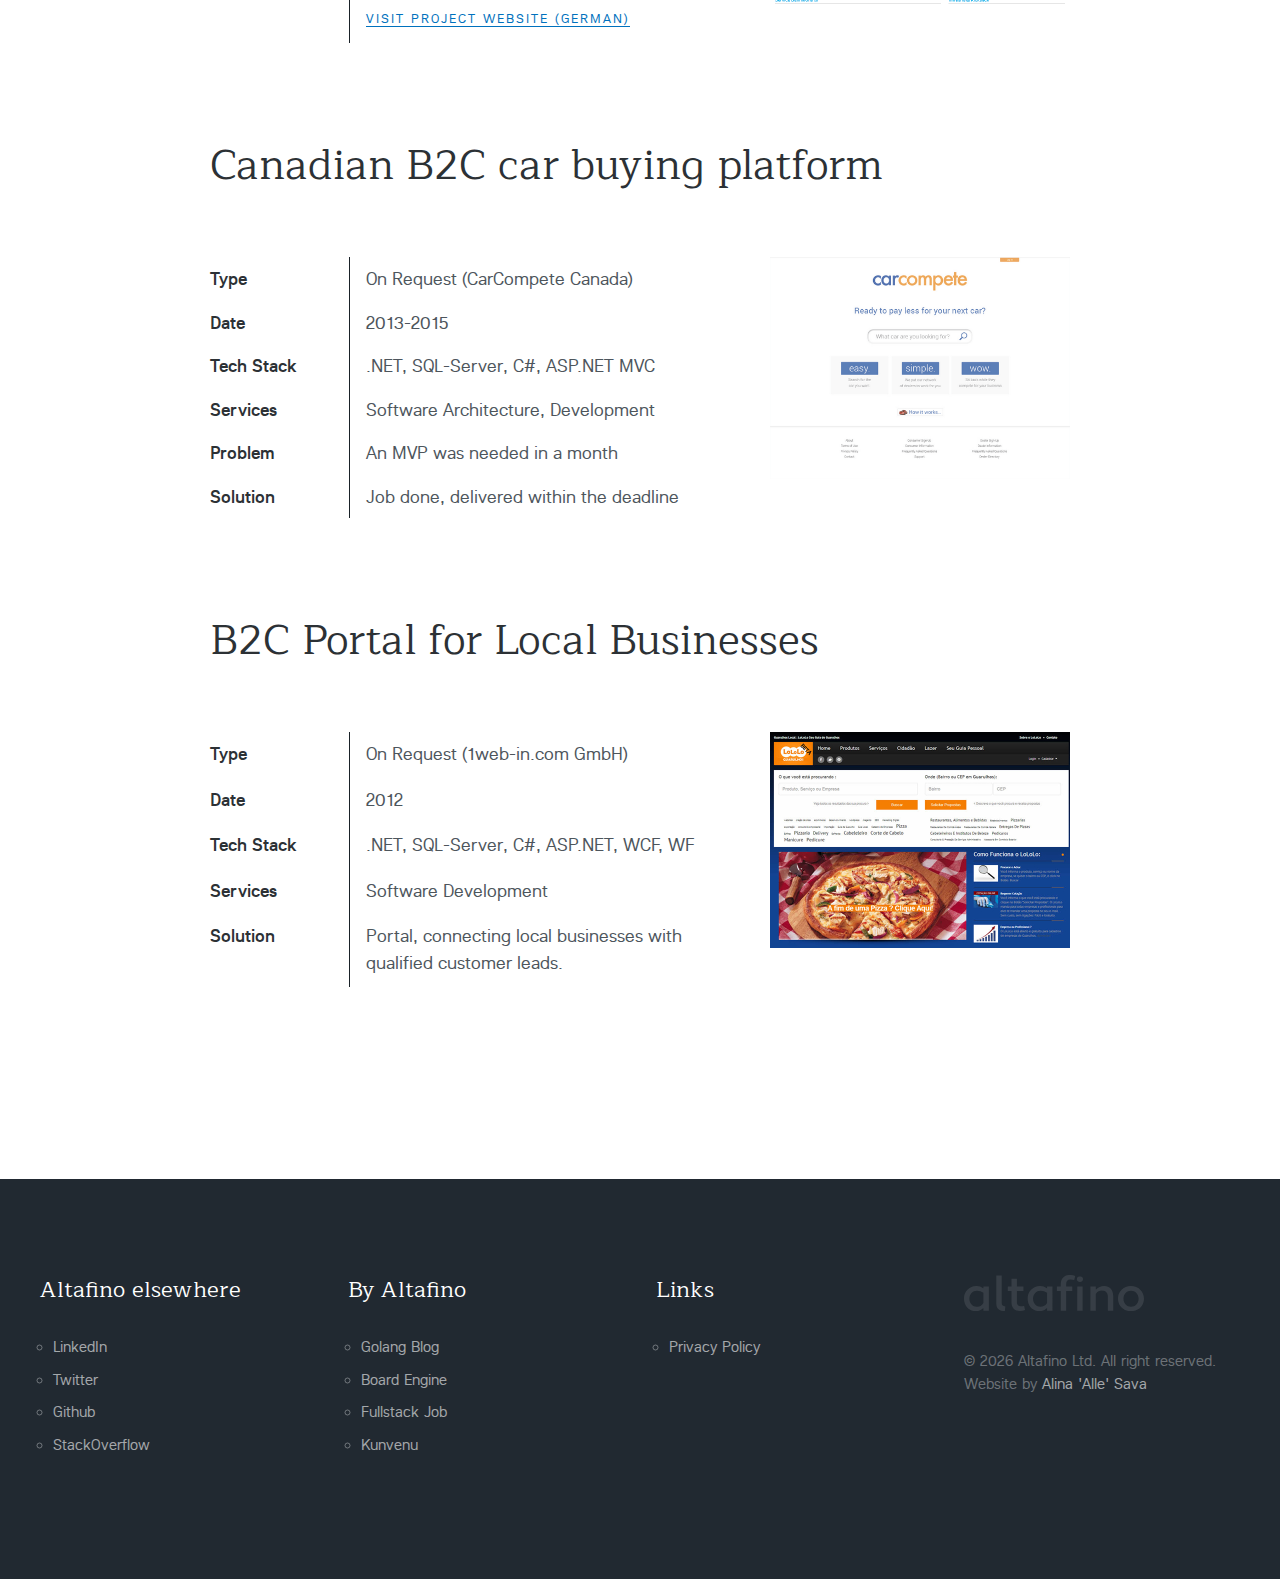
<file: projects/altafino/portfolio.html>
<!DOCTYPE html>
<html lang="en">
<head>
    <meta charset="UTF-8">
    <meta name="viewport" content="width=device-width, initial-scale=1">
    <title>Altafino Portfolio</title>

    <meta name="description" content="A very selective list of Altafino works. Full portfolio includes more than 156 successful projects."/>
    <link rel="canonical" href="https://altafino.com/portfolio"/>

    <script type="application/ld+json">
        {
            "@context": "https://schema.org",
            "@graph": [
                {
                    "@type": "Organization",
                    "url": "https://altafino.com",
                    "sameAs": [
                        "https://www.linkedin.com/company/altafino-ltd/",
                        "https://twitter.com/bonfaru",
                        "https://t.me/altafino/",
                        "https://github.com/altafino",
                        "https://stackoverflow.com/users/3770792/altafino-ltd"
                    ],
                    "legalName": "Altafino Ltd.",
                    "name": "Altafino",
                    "logo": "https://altafino.com/assets/img/altafino.png",
                    "founder": "Stefan Wüthrich",
                    "OrganizationRole": "CEO",
                    "hasOccupation": [
                        {
                            "@type": "Occupation",
                            "name": "Software Engineer",
                            "skills": [
                                "7+ programming languages",
                                "Software Architecture",
                                "Development"
                            ]
                        },
                        {
                            "@type": "Occupation",
                            "name": "Remote CTO",
                            "skills": [
                                "Team Building",
                                "Team Management",
                                "Team Lead",
                                "Agile PO"
                            ]
                        }
                    ]
                },
                {
                    "@type": "WebSite",
                    "@id": "https://altafino.com/",
                    "url": "https://altafino.com/",
                    "name": "Altafino",
                    "publisher": "Altafino"
                },
                {
                    "@type": "WebPage",
                    "url": "https://altafino.com/",
                    "inLanguage": "en-US",
                    "about": "Software portfolio by Altafino",
                    "description": "A very selective list of Altafino works. Full portfolio includes more than 156 successful projects."
                }
            ],
            "hasPart": [
                {
                    "@context": "http://schema.org/",
                    "@type": "WPHeader",
                    "@id": "#header",
                    "cssSelector": "#header",
                    "potentialAction": {
                        "@type": "Action",
                        "name": "Contact",
                        "target": "https://altafino.com/contact"
                    }
                },
                {
                    "@context": "http://schema.org/",
                    "@type": "WPFooter",
                    "cssSelector": "#footer",
                    "@id": "#footer",
                    "copyrightHolder": "Altafino Ltd.",
                    "publisher": "Altafino",
                    "copyrightYear": "2019"
                }
            ]
        }
    </script>

    <link rel="icon" href="favicon.ico" type="image/x-icon">
    <meta property="og:locale" content="en_US"/>
    <meta property="og:type" content="website"/>
    <meta property="og:title" content="Altafino"/>
    <meta property="og:description" content="Software solutions for complex needs"/>
    <meta property="og:url" content="https://altafino.com/"/>
    <meta property="og:site_name" content="Altafino"/>
    <meta property="og:image" content="https://altafino.com/assets/img/altafino_home.png" />
    <meta name="twitter:card" content="summary_large_image"/>
    <meta name="twitter:description" content="Software solutions for complex needs"/>
    <meta name="twitter:title" content="Altafino"/>
    <meta name="twitter:site" content="@altafino"/>
    <meta name="twitter:image" content="https://altafino.com/assets/img/altafino_home.png" />
    <link href="assets/css/style.css" rel="stylesheet">

    <!-- Global site tag (gtag.js) - Google Analytics -->
    <script async src="https://www.googletagmanager.com/gtag/js?id=UA-91196812-2"></script>
    <script>
        window.dataLayer = window.dataLayer || [];
        function gtag(){dataLayer.push(arguments);}
        gtag('js', new Date());
        gtag('config', 'UA-91196812-2');
    </script>
</head>
<body>
<div id="Page" class="flex columns">
    <header id="header">
        <div class="container">
            <a href="/projects/altafino" title="altafino.com">
                <svg id="bfbe8e34-cb14-416b-99d1-a59ad0c5036e" xmlns="http://www.w3.org/2000/svg" viewBox="0 0 197.68 39.75"><title>altafino</title>
                    <path d="M21.76,20.82l.27-.11V18.86H28v26.5H22V42.65l-.32-.1a10.76,10.76,0,0,1-8.22,3.34C6.39,45.89.72,39.79.72,32.11A13.45,13.45,0,0,1,14,18.33,11.47,11.47,0,0,1,21.76,20.82ZM22,36.88V25.54a12,12,0,0,0-7.26-2.23c-4.46,0-8.11,3.82-8.11,8.8s3.65,8.79,8.11,8.79A7.7,7.7,0,0,0,22,36.88Z"
                          transform="translate(-0.72 -6.14)"/>
                    <path d="M45.61,45.83c-6.15,0-9.43-2.91-9.43-8.48V6.67h5.93V36.93c0,2.44,1.59,3.55,4,3.71Z" transform="translate(-0.72 -6.14)"/>
                    <path d="M48.79,18.86h4.08V10.38h5.94v8.48H66v4.77h-7.2V36c0,3.12,1.75,4.45,4.13,4.45a9.87,9.87,0,0,0,3.76-.59l1.06,4.67a12.71,12.71,0,0,1-5.46,1.11c-5.35,0-9.43-3.39-9.43-9.43V23.63H48.79Z" transform="translate(-0.72 -6.14)"/>
                    <path d="M91.67,20.82l.26-.11V18.86h5.94v26.5H91.93V42.65l-.32-.1a10.73,10.73,0,0,1-8.21,3.34c-7.1,0-12.77-6.1-12.77-13.78a13.45,13.45,0,0,1,13.3-13.78A11.47,11.47,0,0,1,91.67,20.82Zm.26,16.06V25.54a12,12,0,0,0-7.26-2.23c-4.45,0-8.11,3.82-8.11,8.8s3.66,8.79,8.11,8.79C87.64,40.9,90.39,39.79,91.93,36.88Z"
                          transform="translate(-0.72 -6.14)"/>
                    <path d="M102.69,18.86H107V16.1c0-6,3.87-10,9.86-10a15,15,0,0,1,6,1.11l-1.06,4.51a13.16,13.16,0,0,0-4.5-.64c-2.81,0-4.35,1.75-4.35,5v2.76h6.68v4.77h-6.68V45.36H107V23.63h-4.29Z" transform="translate(-0.72 -6.14)"/>
                    <path d="M128,7.89a3.14,3.14,0,0,1,3.45,3,3.45,3.45,0,0,1-6.84,0A3.15,3.15,0,0,1,128,7.89Zm-2.91,11H131v26.5h-5.93Z" transform="translate(-0.72 -6.14)"/>
                    <path d="M139.53,18.86h5.93v3.23l.32.11a11.77,11.77,0,0,1,9.27-3.87c5.25,0,9.59,3.76,9.59,11.13v15.9h-5.93V29.67c0-4.45-2.6-6.36-5.78-6.36a8.74,8.74,0,0,0-7.47,3.6V45.36h-5.93Z" transform="translate(-0.72 -6.14)"/>
                    <path d="M184.15,18.33c8.11,0,14.25,6.09,14.25,13.78s-6.14,13.78-14.25,13.78a13.79,13.79,0,1,1,0-27.56Zm0,22.57c4.72,0,8.32-3.81,8.32-8.79s-3.6-8.8-8.32-8.8-8.27,3.87-8.27,8.8S179.49,40.9,184.15,40.9Z" transform="translate(-0.72 -6.14)"/>
                </svg>
            </a>

            <nav>
                <a href="/projects/altafino/about.html">About</a>
                <a href="/projects/altafino/portfolio.html">Portfolio</a>
                <a href="/projects/altafino/contact.html">Contact</a>
                <a href="/projects/altafino/contact.html" class="button">Hire Altafino</a>
            </nav>
        </div>
    </header>

    <section class="hero">
        <div class="container flex columns v-center">
            <h1>Portfolio</h1>

            <div class="info dark">
                <p>This is a selective list of Client/On Request and self-initiated projects done by Altafino. Full portfolio includes over 156 successful products and more than 15 startup MVPs.</p>
            </div>
        </div>
    </section>

    <main class="flex-grow">
        <section class="container page">
            <article class="grid-cs">
                <h2 class="span2">SMS Platform for Telecom Provider / Aggregator SaaS/PaaS</h2>
                <div class="projectInfo">
                    <div>Type</div>
                    <div>On Request (Swiss Company)</div>
                    <div>Date</div>
                    <div>2017-2019</div>
                    <div>Tech Stack</div>
                    <div>Redis, Docker, Kubernetes, MongoDB, AngularJS, Golang, Agile software development, Software Architecture, Product Management</div>
                    <div>Services</div>
                    <div>Software Development</div>
                    <div>Solution</div>
                    <div>Multi Tenant PaaS for handling of SMS business and traffic with complex price list management, routing, billing/invoicing etc.</div>
                    <div></div>
                    <div><a href="https://www.smsplatform.pro/" class="link" target="_blank" rel="noopener nofollow">Visit project website</a></div>
                </div>
                <div>
                    <img src="assets/img/horisen-sms-platform.jpg" alt="Horisen SMS Platform">
                </div>
            </article>
            <article class="grid-cs">
                <h2 class="span2">VAS Winning Game SaaS (SMS/IVR/Web)</h2>
                <div class="projectInfo">
                    <div>Type</div>
                    <div>On Request (Leading Swiss Media Company)</div>
                    <div>Date</div>
                    <div>2018-2019</div>
                    <div>Tech Stack</div>
                    <div>Go, PHP, AngularJS, Redis, MongoDB</div>
                    <div>Services</div>
                    <div>Software Development</div>
                    <div>Problem</div>
                    <div>Customer is largest promoter of SMS/IVR based winning games and wanted new and scalable ways of doing games via different channels.</div>
                    <div>Solution</div>
                    <div>2 SaaS apps with high performance SMS VAS, IVR and Web Channel integration.</div>
                </div>
                <div>
                    <img src="assets/img/winning-game.png" alt="VAS Winning Game SaaS">
                </div>
            </article>

            <article class="grid-cs">
                <h2 class="span2">Full-Stack Developer Job Board</h2>
                <div class="projectInfo">
                    <div>Type</div>
                    <div>Self-initiated project</div>
                    <div>Date</div>
                    <div>2019</div>
                    <div>Tech Stack</div>
                    <div>Go, Redis, Nosql, Rabbitmq, Docker, Vue, ArangoDB</div>
                    <div>Services</div>
                    <div>Software Development</div>
                    <div>Solution</div>
                    <div>Job Board and Online Resume Builder for Full-Stack Developers</div>
                    <div></div>
                    <div><a href="https://fullstackjob.com/" class="link">Visit project website</a></div>
                </div>
                <div>
                    <img src="assets/img/fullstackjob.png" alt="FullstackJob.com">
                </div>
            </article>

            <article class="grid-cs">
                <h2 class="span2">Job Board Software (SaaS) </h2>
                <div class="projectInfo">
                    <div>Type</div>
                    <div>Self-initiated project</div>
                    <div>Date</div>
                    <div>2019</div>
                    <div>Tech Stack</div>
                    <div>Go, Redis, Docker, ArangoDB, JavaScript, Vue, Nsq, HTML/CSS</div>
                    <div>Services</div>
                    <div>Software Development</div>
                    <div>Solution</div>
                    <div>With Boardengine.io you can easily build your own job boards</div>
                    <div></div>
                    <div><a href="https://boardengine.io/" class="link">Visit project website</a></div>
                </div>
                <div>
                    <img src="assets/img/boardengine.io.jpg" alt="Boardengine.io">
                </div>
            </article>

            <article class="grid-cs">
                <h2 class="span2">Integrated Customer Card System</h2>
                <div class="projectInfo">
                    <div>Type</div>
                    <div>On Request (Horisen AG)</div>
                    <div>Date</div>
                    <div>2018</div>
                    <div>Tech Stack</div>
                    <div>PO, PHP, MySql</div>
                    <div>Services</div>
                    <div>Product Management, Software Development</div>
                    <div></div>
                    <div><a href="https://www.icard.center/de" class="link">Visit project website (German)</a></div>
                </div>
                <div>
                    <img src="assets/img/winning-game.png" alt="VAS Winning Game SaaS">
                </div>
            </article>

            <article class="grid-cs">
                <h2 class="span2">Canadian B2C car buying platform</h2>
                <div class="projectInfo">
                    <div>Type</div>
                    <div>On Request (CarCompete Canada)</div>
                    <div>Date</div>
                    <div>2013-2015</div>
                    <div>Tech Stack</div>
                    <div>.NET, SQL-Server, C#, ASP.NET MVC</div>
                    <div>Services</div>
                    <div>Software Architecture, Development</div>
                    <div>Problem</div>
                    <div>An MVP was needed in a month</div>
                    <div>Solution</div>
                    <div>Job done, delivered within the deadline</div>
                </div>
                <div>
                    <img src="assets/img/carcompete.png" alt="CarCompete.com">
                </div>
            </article>

            <article class="grid-cs">
                <h2 class="span2">B2C Portal for Local Businesses</h2>
                <div class="projectInfo">
                    <div>Type</div>
                    <div>On Request (1web-in.com GmbH)</div>
                    <div>Date</div>
                    <div>2012</div>
                    <div>Tech Stack</div>
                    <div>.NET, SQL-Server, C#, ASP.NET, WCF, WF</div>
                    <div>Services</div>
                    <div>Software Development</div>
                    <div>Solution</div>
                    <div>Portal, connecting local businesses with qualified customer leads.</div>
                </div>
                <div>
                    <img src="assets/img/guia-guarulhos-lololo.jpg" alt="Lololo.com.br">
                </div>
            </article>
        </section>
    </main>

    <footer class="mid dark" id="footer">
        <div class="container flex">
            <div class="flex-grow">
                <div class="grid-4c">
                    <div>
                        <h4>Altafino elsewhere</h4>
                        <ul>
                            <li><a href="https://www.linkedin.com/company/altafino-ltd/" target="_blank">LinkedIn</a></li>
                            <li><a href="https://twitter.com/bonfaru" target="_blank">Twitter</a></li>
                            <li><a href="https://github.com/altafino" target="_blank">Github</a></li>
                            <li><a href="https://stackoverflow.com/users/3770792/altafino-ltd" target="_blank">StackOverflow</a></li>
                        </ul>
                    </div>

                    <div>
                        <h4>By Altafino</h4>
                        <ul>
                            <li><a href="https://golang.ch/" target="_blank">Golang Blog</a></li>
                            <li><a href="https://www.boardengine.io/" target="_blank">Board Engine</a></li>
                            <li><a href="https://fullstackjob.com/" target="_blank">Fullstack Job</a></li>
                            <li><a href="https://kunvenu.com/" target="_blank">Kunvenu</a></li>
                        </ul>
                    </div>

                    <div>
                        <h4>Links</h4>
                        <ul>
                            <li><a href="privacy">Privacy Policy</a></li>
                        </ul>
                    </div>

                    <div>
                        <svg id="bfbe8e34-cb14-416b-99d1-a59ad0c5036e" xmlns="http://www.w3.org/2000/svg" viewBox="0 0 197.68 39.75"><title>altafino</title>
                            <path d="M21.76,20.82l.27-.11V18.86H28v26.5H22V42.65l-.32-.1a10.76,10.76,0,0,1-8.22,3.34C6.39,45.89.72,39.79.72,32.11A13.45,13.45,0,0,1,14,18.33,11.47,11.47,0,0,1,21.76,20.82ZM22,36.88V25.54a12,12,0,0,0-7.26-2.23c-4.46,0-8.11,3.82-8.11,8.8s3.65,8.79,8.11,8.79A7.7,7.7,0,0,0,22,36.88Z"
                                  transform="translate(-0.72 -6.14)"/>
                            <path d="M45.61,45.83c-6.15,0-9.43-2.91-9.43-8.48V6.67h5.93V36.93c0,2.44,1.59,3.55,4,3.71Z" transform="translate(-0.72 -6.14)"/>
                            <path d="M48.79,18.86h4.08V10.38h5.94v8.48H66v4.77h-7.2V36c0,3.12,1.75,4.45,4.13,4.45a9.87,9.87,0,0,0,3.76-.59l1.06,4.67a12.71,12.71,0,0,1-5.46,1.11c-5.35,0-9.43-3.39-9.43-9.43V23.63H48.79Z" transform="translate(-0.72 -6.14)"/>
                            <path d="M91.67,20.82l.26-.11V18.86h5.94v26.5H91.93V42.65l-.32-.1a10.73,10.73,0,0,1-8.21,3.34c-7.1,0-12.77-6.1-12.77-13.78a13.45,13.45,0,0,1,13.3-13.78A11.47,11.47,0,0,1,91.67,20.82Zm.26,16.06V25.54a12,12,0,0,0-7.26-2.23c-4.45,0-8.11,3.82-8.11,8.8s3.66,8.79,8.11,8.79C87.64,40.9,90.39,39.79,91.93,36.88Z"
                                  transform="translate(-0.72 -6.14)"/>
                            <path d="M102.69,18.86H107V16.1c0-6,3.87-10,9.86-10a15,15,0,0,1,6,1.11l-1.06,4.51a13.16,13.16,0,0,0-4.5-.64c-2.81,0-4.35,1.75-4.35,5v2.76h6.68v4.77h-6.68V45.36H107V23.63h-4.29Z" transform="translate(-0.72 -6.14)"/>
                            <path d="M128,7.89a3.14,3.14,0,0,1,3.45,3,3.45,3.45,0,0,1-6.84,0A3.15,3.15,0,0,1,128,7.89Zm-2.91,11H131v26.5h-5.93Z" transform="translate(-0.72 -6.14)"/>
                            <path d="M139.53,18.86h5.93v3.23l.32.11a11.77,11.77,0,0,1,9.27-3.87c5.25,0,9.59,3.76,9.59,11.13v15.9h-5.93V29.67c0-4.45-2.6-6.36-5.78-6.36a8.74,8.74,0,0,0-7.47,3.6V45.36h-5.93Z" transform="translate(-0.72 -6.14)"/>
                            <path d="M184.15,18.33c8.11,0,14.25,6.09,14.25,13.78s-6.14,13.78-14.25,13.78a13.79,13.79,0,1,1,0-27.56Zm0,22.57c4.72,0,8.32-3.81,8.32-8.79s-3.6-8.8-8.32-8.8-8.27,3.87-8.27,8.8S179.49,40.9,184.15,40.9Z"
                                  transform="translate(-0.72 -6.14)"/>
                        </svg>
                        <br/>&copy; <span id="year">2019</span> Altafino Ltd. All right reserved.<br/>
                        Website by <a href="https://sava.io/">Alina 'Alle' Sava</a>
                    </div>
                </div>
            </div>
        </div>
    </footer>
</div>

<script>
    new Date().getFullYear();
    document.getElementById("year").innerHTML = new Date().getFullYear();
</script>
<script async defer src="https://sas.altafino.com/app.js"></script>
<noscript><img src="https://sas.altafino.com/image.gif" alt=""></noscript>
</body>
</html>
</file>
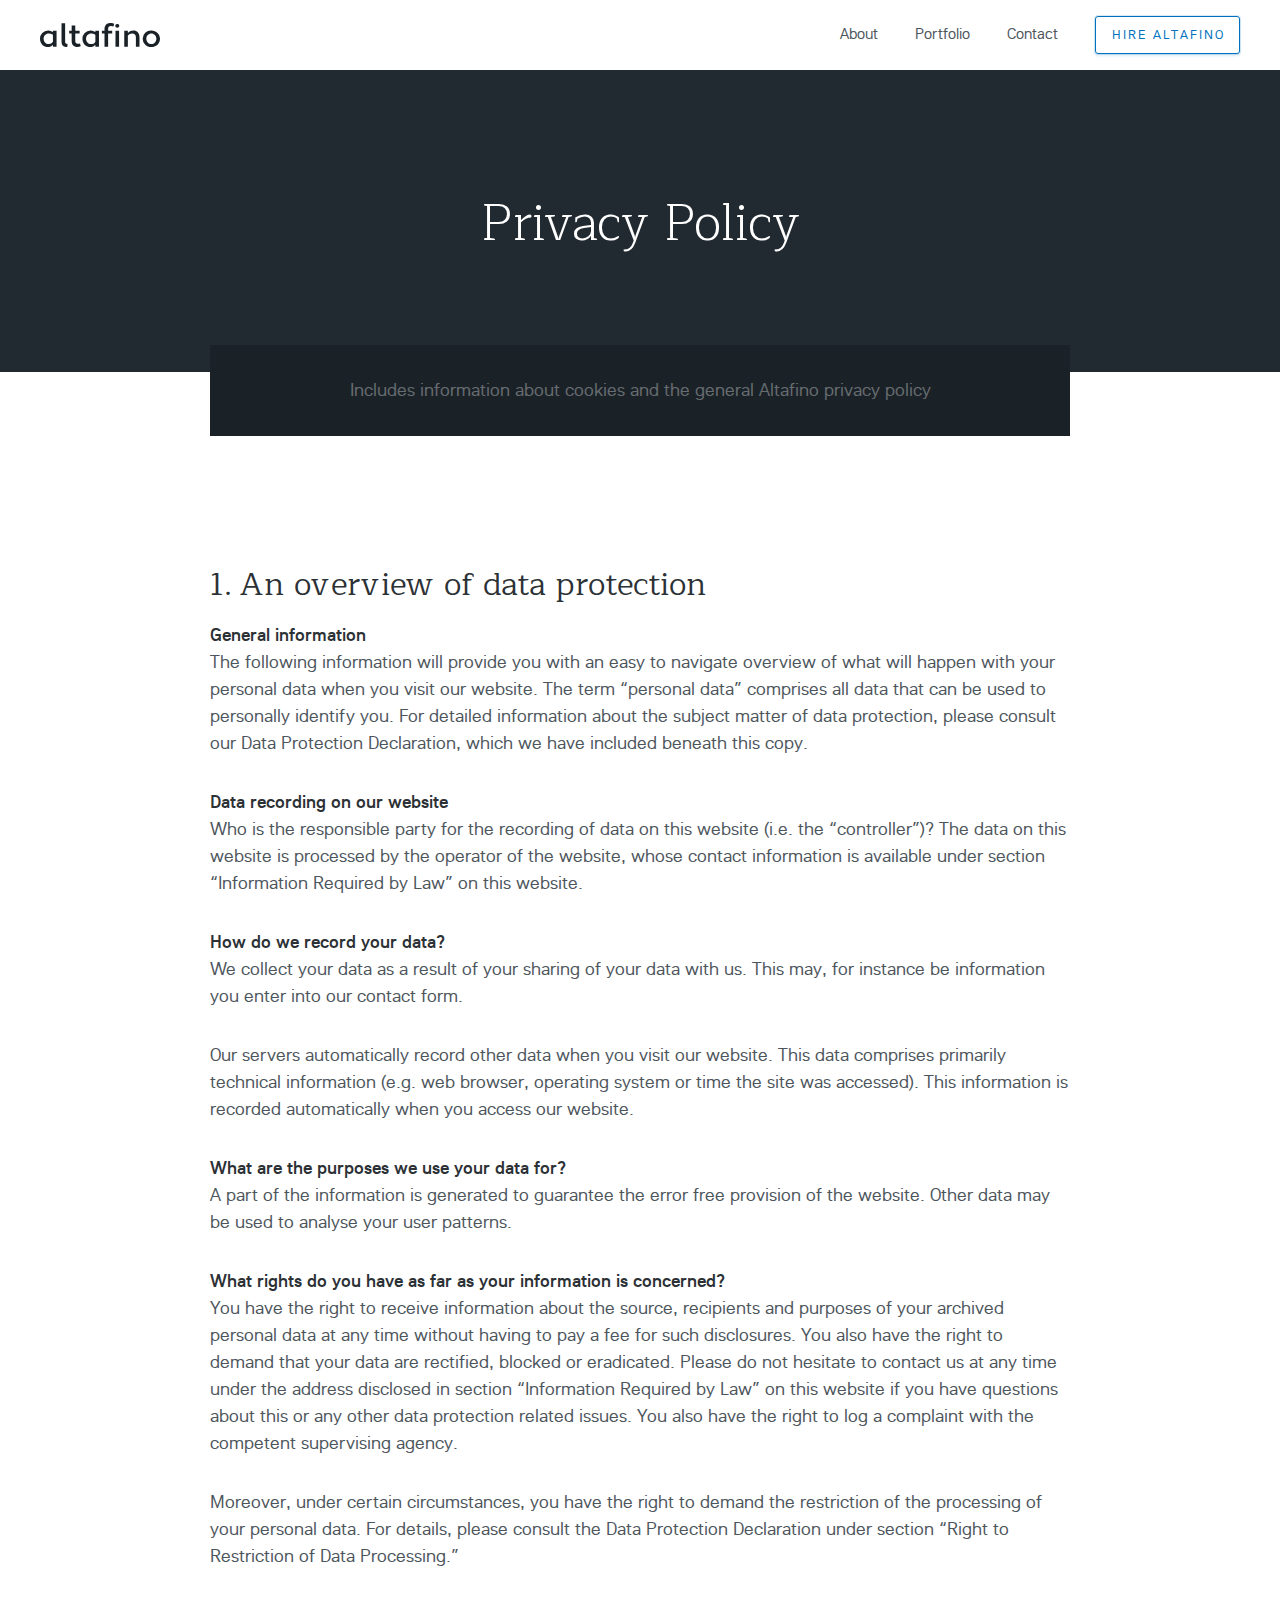
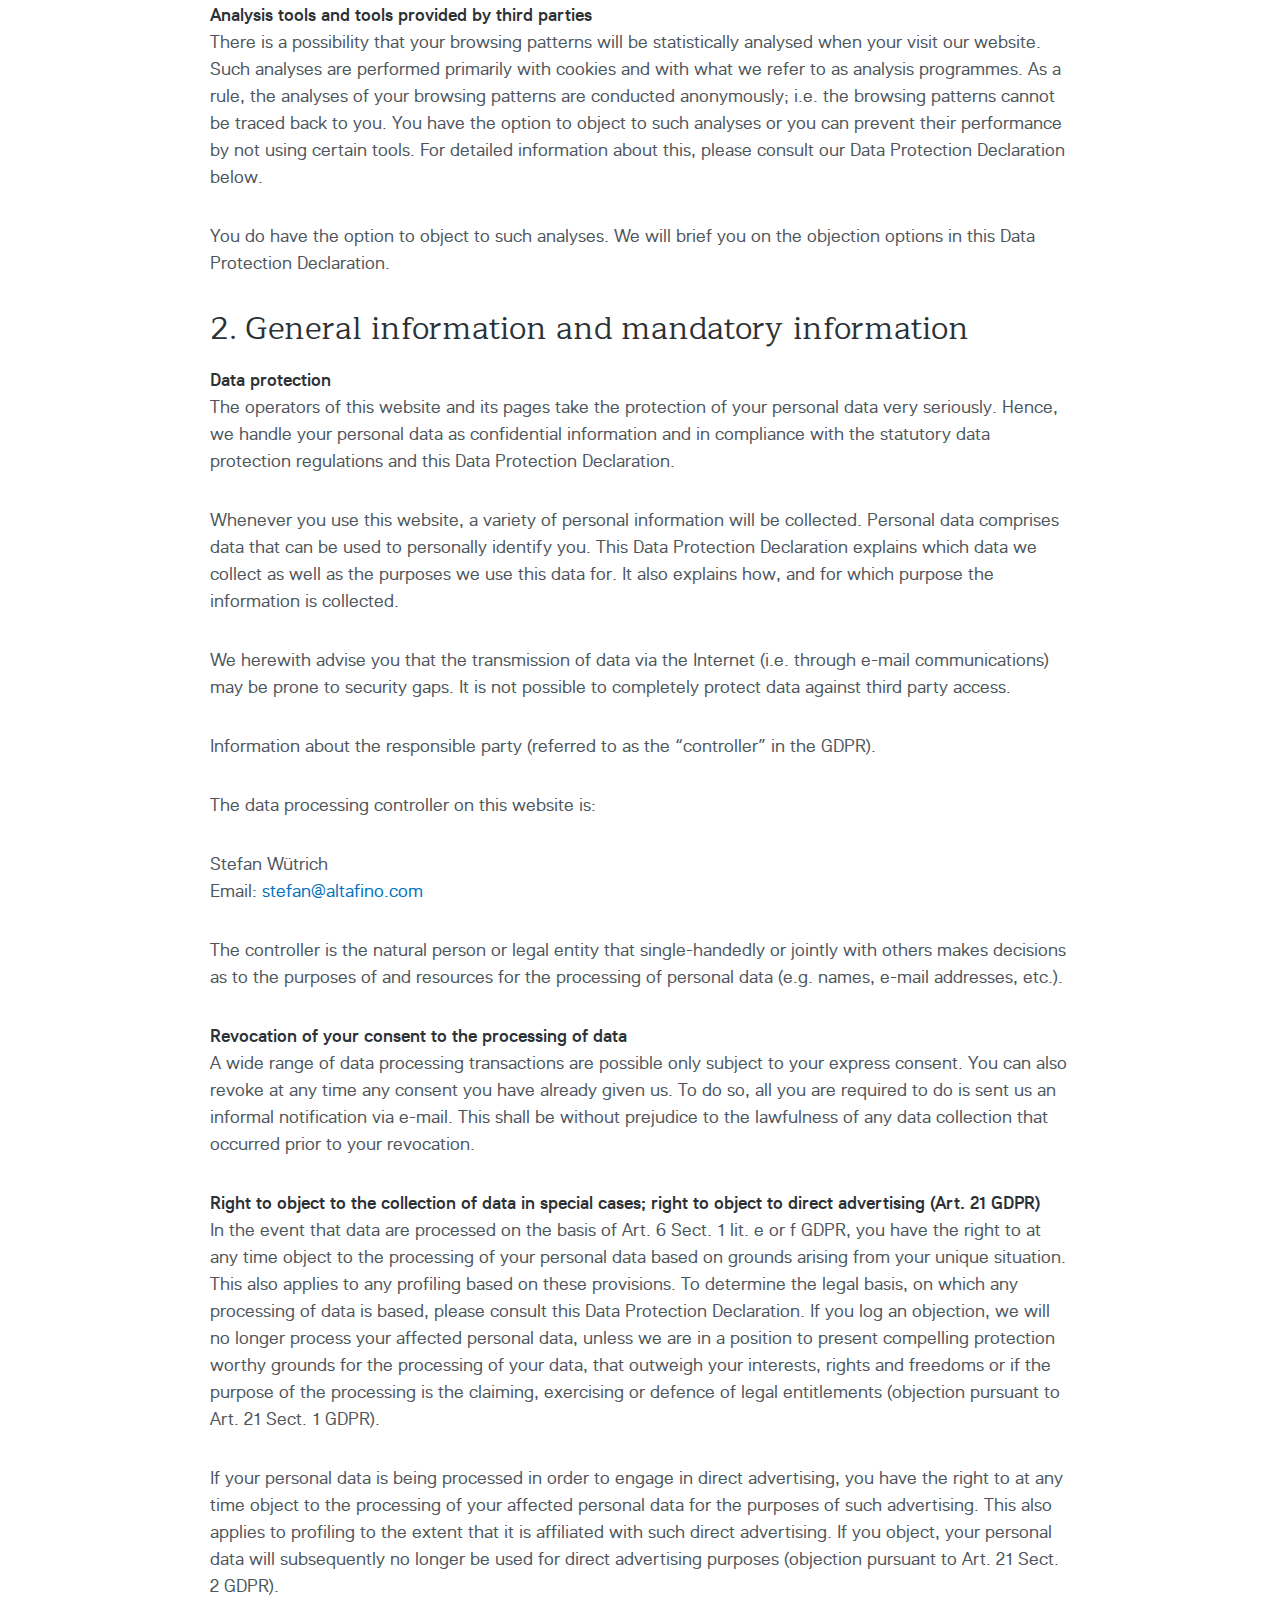
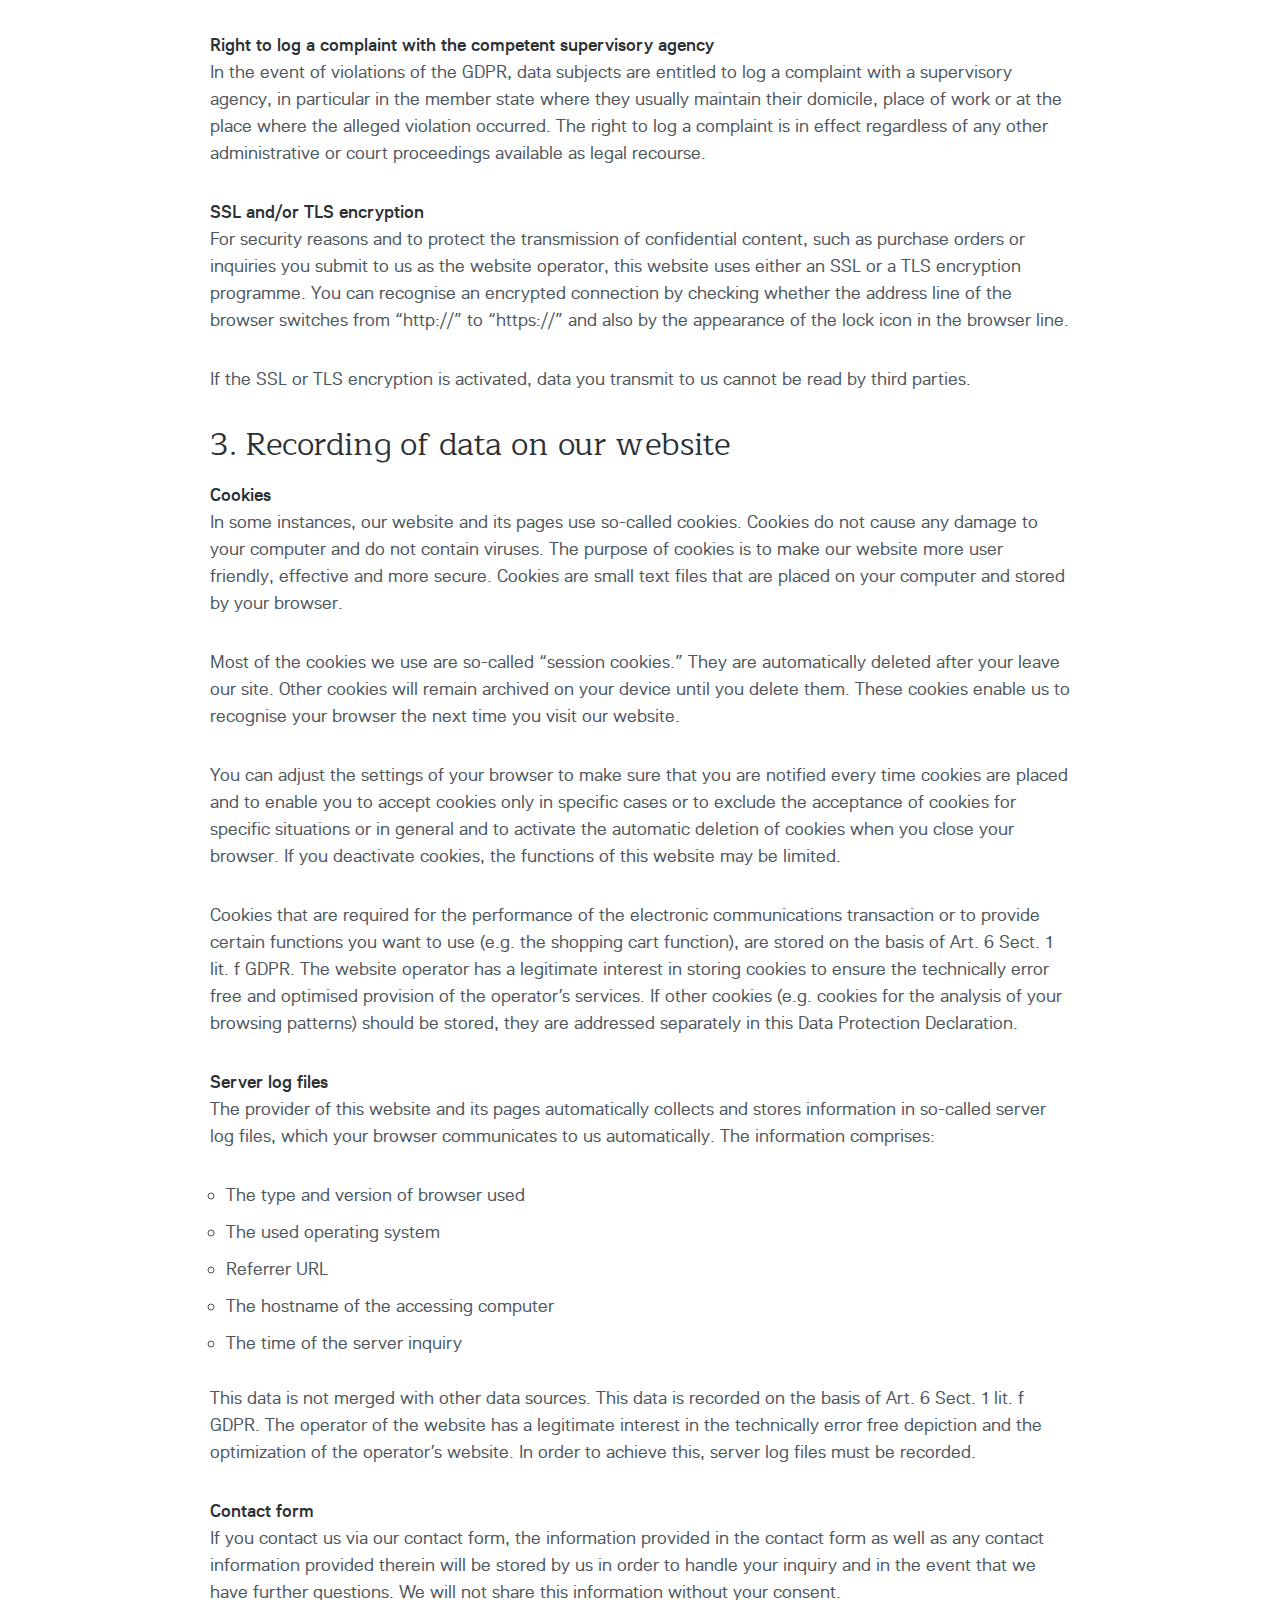
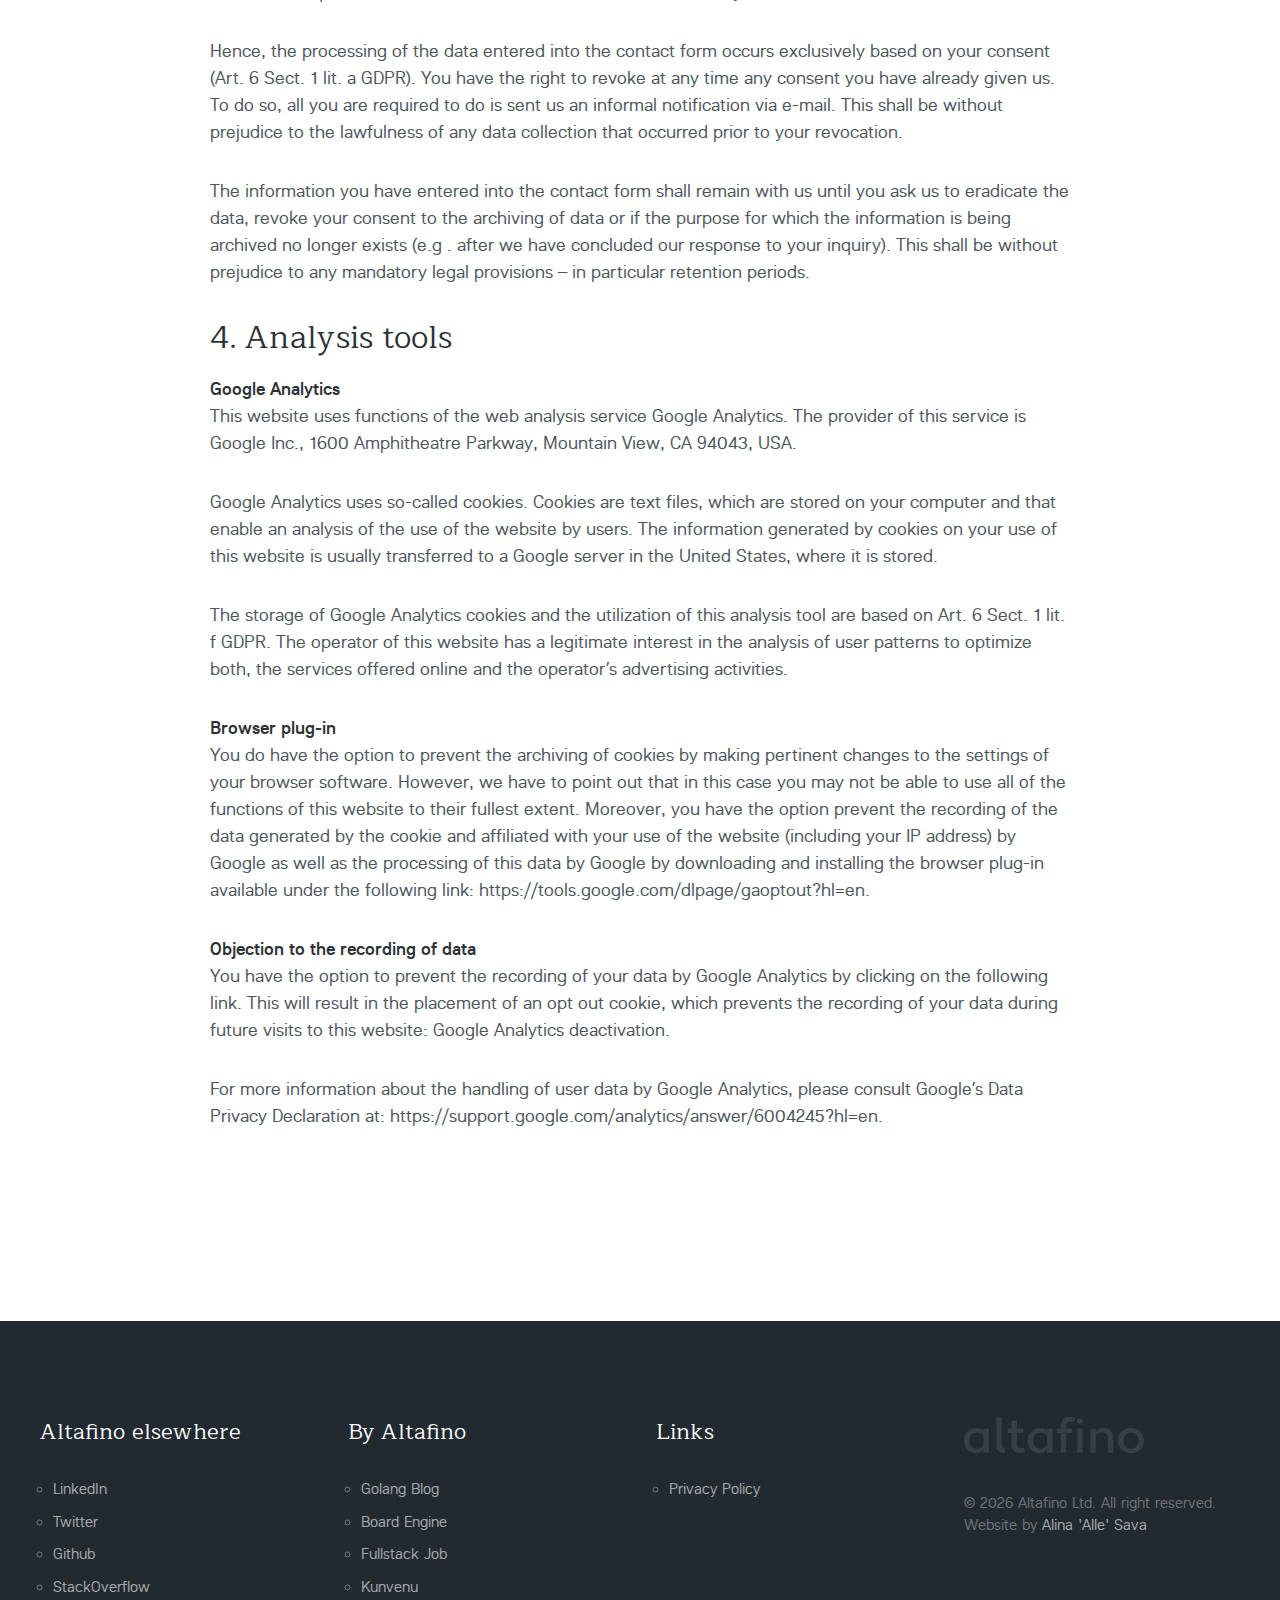
<file: projects/altafino/privacy.html>
<!DOCTYPE html>
<html lang="en">
<head>
    <meta charset="UTF-8">
    <meta name="viewport" content="width=device-width, initial-scale=1">
    <title>Altafino Privacy Policy</title>

    <meta name="description" content="GDPR compliant privacy policy."/>
    <link rel="canonical" href="https://altafino.com/about" />

    <link rel="icon" href="favicon.ico" type="image/x-icon">
    <meta property="og:locale" content="en_US" />
    <meta property="og:type" content="website" />
    <meta property="og:title" content="Altafino" />
    <meta property="og:description" content="Software solutions for complex needs" />
    <meta property="og:url" content="https://altafino.com/" />
    <meta property="og:site_name" content="Altafino" />
    <meta property="og:image" content="https://altafino.com/assets/img/altafino_home.png" />
    <meta name="twitter:card" content="summary_large_image" />
    <meta name="twitter:description" content="Software solutions for complex needs" />
    <meta name="twitter:title" content="Altafino" />
    <meta name="twitter:site" content="@altafino" />
    <meta name="twitter:image" content="https://altafino.com/assets/img/altafino_home.png" />
    <link href="assets/css/style.css" rel="stylesheet">

    <!-- Global site tag (gtag.js) - Google Analytics -->
    <script async src="https://www.googletagmanager.com/gtag/js?id=UA-91196812-2"></script>
    <script>
        window.dataLayer = window.dataLayer || [];
        function gtag(){dataLayer.push(arguments);}
        gtag('js', new Date());
        gtag('config', 'UA-91196812-2');
    </script>
</head>
<body>
<div id="Page" class="flex columns">
    <header id="header">
        <div class="container">
            <a href="/projects/altafino" title="altafino.com">
                <svg id="bfbe8e34-cb14-416b-99d1-a59ad0c5036e" xmlns="http://www.w3.org/2000/svg" viewBox="0 0 197.68 39.75"><title>altafino</title><path d="M21.76,20.82l.27-.11V18.86H28v26.5H22V42.65l-.32-.1a10.76,10.76,0,0,1-8.22,3.34C6.39,45.89.72,39.79.72,32.11A13.45,13.45,0,0,1,14,18.33,11.47,11.47,0,0,1,21.76,20.82ZM22,36.88V25.54a12,12,0,0,0-7.26-2.23c-4.46,0-8.11,3.82-8.11,8.8s3.65,8.79,8.11,8.79A7.7,7.7,0,0,0,22,36.88Z" transform="translate(-0.72 -6.14)"/><path d="M45.61,45.83c-6.15,0-9.43-2.91-9.43-8.48V6.67h5.93V36.93c0,2.44,1.59,3.55,4,3.71Z" transform="translate(-0.72 -6.14)"/><path d="M48.79,18.86h4.08V10.38h5.94v8.48H66v4.77h-7.2V36c0,3.12,1.75,4.45,4.13,4.45a9.87,9.87,0,0,0,3.76-.59l1.06,4.67a12.71,12.71,0,0,1-5.46,1.11c-5.35,0-9.43-3.39-9.43-9.43V23.63H48.79Z" transform="translate(-0.72 -6.14)"/><path d="M91.67,20.82l.26-.11V18.86h5.94v26.5H91.93V42.65l-.32-.1a10.73,10.73,0,0,1-8.21,3.34c-7.1,0-12.77-6.1-12.77-13.78a13.45,13.45,0,0,1,13.3-13.78A11.47,11.47,0,0,1,91.67,20.82Zm.26,16.06V25.54a12,12,0,0,0-7.26-2.23c-4.45,0-8.11,3.82-8.11,8.8s3.66,8.79,8.11,8.79C87.64,40.9,90.39,39.79,91.93,36.88Z" transform="translate(-0.72 -6.14)"/><path d="M102.69,18.86H107V16.1c0-6,3.87-10,9.86-10a15,15,0,0,1,6,1.11l-1.06,4.51a13.16,13.16,0,0,0-4.5-.64c-2.81,0-4.35,1.75-4.35,5v2.76h6.68v4.77h-6.68V45.36H107V23.63h-4.29Z" transform="translate(-0.72 -6.14)"/><path d="M128,7.89a3.14,3.14,0,0,1,3.45,3,3.45,3.45,0,0,1-6.84,0A3.15,3.15,0,0,1,128,7.89Zm-2.91,11H131v26.5h-5.93Z" transform="translate(-0.72 -6.14)"/><path d="M139.53,18.86h5.93v3.23l.32.11a11.77,11.77,0,0,1,9.27-3.87c5.25,0,9.59,3.76,9.59,11.13v15.9h-5.93V29.67c0-4.45-2.6-6.36-5.78-6.36a8.74,8.74,0,0,0-7.47,3.6V45.36h-5.93Z" transform="translate(-0.72 -6.14)"/><path d="M184.15,18.33c8.11,0,14.25,6.09,14.25,13.78s-6.14,13.78-14.25,13.78a13.79,13.79,0,1,1,0-27.56Zm0,22.57c4.72,0,8.32-3.81,8.32-8.79s-3.6-8.8-8.32-8.8-8.27,3.87-8.27,8.8S179.49,40.9,184.15,40.9Z" transform="translate(-0.72 -6.14)"/></svg>
            </a>

            <nav>
                <a href="/projects/altafino/about.html">About</a>
                <a href="/projects/altafino/portfolio.html">Portfolio</a>
                <a href="/projects/altafino/contact.html">Contact</a>
                <a href="/projects/altafino/contact.html" class="button">Hire Altafino</a>
            </nav>
        </div>
    </header>

    <section class="hero">
        <div class="container flex columns v-center">
            <h1>Privacy Policy</h1>

            <div class="info dark">
                Includes information about cookies and the general Altafino privacy policy
            </div>
        </div>
    </section>

    <main class="flex-grow">
        <section class="container page">
            <h2 class="title">1. An overview of data protection</h2>
            <strong>General information</strong>
            <p>The following information will provide you with an easy to navigate overview of what will happen with your personal data when you visit our website. The term “personal data” comprises all data that can be used to personally identify you. For
                detailed information about the subject matter of data protection, please consult our Data Protection Declaration, which we have included beneath this copy.</p>

            <strong>Data recording on our website</strong>
            <p>Who is the responsible party for the recording of data on this website (i.e. the “controller”)? The data on this website is processed by the operator of the website, whose contact information is available under section “Information Required by
                Law” on this website.</p>

            <strong>How do we record your data?</strong>
            <p>We collect your data as a result of your sharing of your data with us. This may, for instance be information you enter into our contact form.</p>
            <p>Our servers automatically record other data when you visit our website. This data comprises primarily technical information (e.g. web browser, operating system or time the site was accessed). This information is recorded automatically when you
                access our website.</p>

            <strong>What are the purposes we use your data for?</strong>
            <p>A part of the information is generated to guarantee the error free provision of the website. Other data may be used to analyse your user patterns.</p>

            <strong>What rights do you have as far as your information is concerned?</strong>
            <p>You have the right to receive information about the source, recipients and purposes of your archived personal data at any time without having to pay a fee for such disclosures. You also have the right to demand that your data are rectified,
                 blocked or eradicated. Please do not hesitate to contact us at any time under the address disclosed in section “Information Required by Law” on this website if you have questions about this or any other data protection related issues. You
                also have the right to log a complaint with the competent supervising agency.</p>
            <p>Moreover, under certain circumstances, you have the right to demand the restriction of the processing of your personal data. For details, please consult the Data Protection Declaration under section “Right to Restriction of Data Processing.”</p>

            <strong>Analysis tools and tools provided by third parties</strong>
            <p>There is a possibility that your browsing patterns will be statistically analysed when your visit our website. Such analyses are performed primarily with cookies and with what we refer to as analysis programmes. As a rule, the analyses of your
                   browsing patterns are conducted anonymously; i.e. the browsing patterns cannot be traced back to you. You have the option to object to such analyses or you can prevent their performance by not using certain tools. For detailed information about this, please consult our Data Protection Declaration below.</p>
            <p>You do have the option to object to such analyses. We will brief you on the objection options in this Data Protection Declaration.</p>

            <h2 class="title">2. General information and mandatory information</h2>
            <strong>Data protection</strong>
            <p>The operators of this website and its pages take the protection of your personal data very seriously. Hence, we handle your personal data as confidential information and in compliance with the statutory data protection regulations and this Data
                 Protection Declaration.</p>
            <p>Whenever you use this website, a variety of personal information will be collected. Personal data comprises data that can be used to personally identify you. This Data Protection Declaration explains which data we collect as well as the
                      purposes we use this data for. It also explains how, and for which purpose the information is collected.</p>
            <p>We herewith advise you that the transmission of data via the Internet (i.e. through e-mail communications) may be prone to security gaps. It is not possible to completely protect data against third party access.</p>
            <p>Information about the responsible party (referred to as the “controller” in the GDPR).</p>
            <p>The data processing controller on this website is:</p>
            <p>Stefan Wütrich<br/>
                Email: <a href="mailto:stefan@altafino.com">stefan@altafino.com</a></p>
            <p>The controller is the natural person or legal entity that single-handedly or jointly with others makes decisions as to the purposes of and resources for the processing of personal data (e.g. names, e-mail addresses, etc.).</p>

            <strong>Revocation of your consent to the processing of data</strong>
            <p>A wide range of data processing transactions are possible only subject to your express consent. You can also revoke at any time any consent you have already given us. To do so, all you are required to do is sent us an informal notification via
               e-mail. This shall be without prejudice to the lawfulness of any data collection that occurred prior to your revocation.</p>

            <strong>Right to object to the collection of data in special cases; right to object to direct advertising (Art. 21 GDPR)</strong>
            <p>In the event that data are processed on the basis of Art. 6 Sect. 1 lit. e or f GDPR, you have the right to at any time object to the processing of your personal data based on grounds arising from your unique situation. This also applies to any
                profiling based on these provisions. To determine the legal basis, on which any processing of data is based, please consult this Data Protection Declaration. If you log an objection, we will no longer process your affected personal data, unless we are in a position to present compelling protection worthy grounds for the processing of your data, that outweigh your interests, rights and freedoms or if the purpose of the processing is the claiming, exercising or defence of legal entitlements (objection pursuant to Art. 21 Sect. 1 GDPR).</p>
            <p>If your personal data is being processed in order to engage in direct advertising, you have the right to at any time object to the processing of your affected personal data for the purposes of such advertising. This also applies to profiling to
                the extent that it is affiliated with such direct advertising. If you object, your personal data will subsequently no longer be used for direct advertising purposes (objection pursuant to Art. 21 Sect. 2 GDPR).</p>

            <strong>Right to log a complaint with the competent supervisory agency</strong>
            <p>In the event of violations of the GDPR, data subjects are entitled to log a complaint with a supervisory agency, in particular in the member state where they usually maintain their domicile, place of work or at the place where the alleged
                violation occurred. The right to log a complaint is in effect regardless of any other administrative or court proceedings available as legal recourse.</p>

            <strong>SSL and/or TLS encryption</strong>
            <p>For security reasons and to protect the transmission of confidential content, such as purchase orders or inquiries you submit to us as the website operator, this website uses either an SSL or a TLS encryption programme. You can recognise an
                 encrypted connection by checking whether the address line of the browser switches from “http://” to “https://” and also by the appearance of the lock icon in the browser line.</p>
            <p>If the SSL or TLS encryption is activated, data you transmit to us cannot be read by third parties.</p>

            <h2 class="title">3. Recording of data on our website</h2>
            <strong>Cookies</strong>
            <p>In some instances, our website and its pages use so-called cookies. Cookies do not cause any damage to your computer and do not contain viruses. The purpose of cookies is to make our website more user friendly, effective and more secure.
                Cookies are small text files that are placed on your computer and stored by your browser.</p>
            <p>Most of the cookies we use are so-called “session cookies.” They are automatically deleted after your leave our site. Other cookies will remain archived on your device until you delete them. These cookies enable us to recognise your browser the
                  next time you visit our website.</p>
            <p>You can adjust the settings of your browser to make sure that you are notified every time cookies are placed and to enable you to accept cookies only in specific cases or to exclude the acceptance of cookies for specific situations or in
                 general and to activate the automatic deletion of cookies when you close your browser. If you deactivate cookies, the functions of this website may be limited.</p>
            <p>Cookies that are required for the performance of the electronic communications transaction or to provide certain functions you want to use (e.g. the shopping cart function), are stored on the basis of Art. 6 Sect. 1 lit. f GDPR. The website
                     operator has a legitimate interest in storing cookies to ensure the technically error free and optimised provision of the operator’s services. If other cookies (e.g. cookies for the analysis of your browsing patterns) should be stored, they are addressed separately in this Data Protection Declaration.</p>

            <strong>Server log files</strong>
            <p>The provider of this website and its pages automatically collects and stores information in so-called server log files, which your browser communicates to us automatically. The information comprises:</p>
            <ul>
                <li>The type and version of browser used</li>
                <li>The used operating system</li>
                <li>Referrer URL</li>
                <li>The hostname of the accessing computer</li>
                <li>The time of the server inquiry</li>
            </ul>
            <p>This data is not merged with other data sources. This data is recorded on the basis of Art. 6 Sect. 1 lit. f GDPR. The operator of the website has a legitimate interest in the technically error free depiction and the optimization of the
                operator’s website. In order to achieve this, server log files must be recorded.</p>

            <strong>Contact form</strong>
            <p>If you contact us via our contact form, the information provided in the contact form as well as any contact information provided therein will be stored by us in order to handle your inquiry and in the event that we have further questions. We
                 will not share this information without your consent.</p>
            <p></p>Hence, the processing of the data entered into the contact form occurs exclusively based on your consent (Art. 6 Sect. 1 lit. a GDPR). You have the right to revoke at any time any consent you have already given us. To do so, all you are
            required to do is sent us an informal notification via e-mail. This shall be without prejudice to the lawfulness of any data collection that occurred prior to your revocation.</p>
            <p>The information you have entered into the contact form shall remain with us until you ask us to eradicate the data, revoke your consent to the archiving of data or if the purpose for which the information is being archived no longer exists (e.g
                 . after we have concluded our response to your inquiry). This shall be without prejudice to any mandatory legal provisions – in particular retention periods.</p>

            <h2 class="title">4. Analysis tools</h2>
            <strong>Google Analytics</strong>
            <p>This website uses functions of the web analysis service Google Analytics. The provider of this service is Google Inc., 1600 Amphitheatre Parkway, Mountain View, CA 94043, USA.</p>
            <p>Google Analytics uses so-called cookies. Cookies are text files, which are stored on your computer and that enable an analysis of the use of the website by users. The information generated by cookies on your use of this website is usually
                    transferred to a Google server in the United States, where it is stored.</p>
            <p>The storage of Google Analytics cookies and the utilization of this analysis tool are based on Art. 6 Sect. 1 lit. f GDPR. The operator of this website has a legitimate interest in the analysis of user patterns to optimize both, the services
                 offered online and the operator’s advertising activities.</p>

            <strong>Browser plug-in</strong>
            <p>You do have the option to prevent the archiving of cookies by making pertinent changes to the settings of your browser software. However, we have to point out that in this case you may not be able to use all of the functions of this website
                to their fullest extent. Moreover, you have the option prevent the recording of the data generated by the cookie and affiliated with your use of the website (including your IP address) by Google as well as the processing of this data by
                Google by downloading and installing the browser plug-in available under the following link: https://tools.google.com/dlpage/gaoptout?hl=en.</p>

            <strong>Objection to the recording of data</strong>
            <p>You have the option to prevent the recording of your data by Google Analytics by clicking on the following link. This will result in the placement of an opt out cookie, which prevents the recording of your data during future visits to this
                website: Google Analytics deactivation.</p>
            <p>For more information about the handling of user data by Google Analytics, please consult Google’s Data Privacy Declaration at: https://support.google.com/analytics/answer/6004245?hl=en.</p>
        </section>
    </main>

    <footer class="mid dark" id="footer">
        <div class="container flex">
            <div class="flex-grow">
                <div class="grid-4c">
                    <div>
                        <h4>Altafino elsewhere</h4>
                        <ul>
                            <li><a href="https://www.linkedin.com/company/altafino-ltd/" target="_blank">LinkedIn</a></li>
                            <li><a href="https://twitter.com/bonfaru" target="_blank">Twitter</a></li>
                            <li><a href="https://github.com/altafino" target="_blank">Github</a></li>
                            <li><a href="https://stackoverflow.com/users/3770792/altafino-ltd" target="_blank">StackOverflow</a></li>
                        </ul>
                    </div>

                    <div>
                        <h4>By Altafino</h4>
                        <ul>
                            <li><a href="https://golang.ch/" target="_blank">Golang Blog</a></li>
                            <li><a href="https://www.boardengine.io/" target="_blank">Board Engine</a></li>
                            <li><a href="https://fullstackjob.com/" target="_blank">Fullstack Job</a></li>
                            <li><a href="https://kunvenu.com/" target="_blank">Kunvenu</a></li>
                        </ul>
                    </div>

                    <div>
                        <h4>Links</h4>
                        <ul>
                            <li><a href="privacy">Privacy Policy</a></li>
                        </ul>
                    </div>

                    <div>
                        <svg id="bfbe8e34-cb14-416b-99d1-a59ad0c5036e" xmlns="http://www.w3.org/2000/svg" viewBox="0 0 197.68 39.75"><title>altafino</title><path d="M21.76,20.82l.27-.11V18.86H28v26.5H22V42.65l-.32-.1a10.76,10.76,0,0,1-8.22,3.34C6.39,45.89.72,39.79.72,32.11A13.45,13.45,0,0,1,14,18.33,11.47,11.47,0,0,1,21.76,20.82ZM22,36.88V25.54a12,12,0,0,0-7.26-2.23c-4.46,0-8.11,3.82-8.11,8.8s3.65,8.79,8.11,8.79A7.7,7.7,0,0,0,22,36.88Z" transform="translate(-0.72 -6.14)"/><path d="M45.61,45.83c-6.15,0-9.43-2.91-9.43-8.48V6.67h5.93V36.93c0,2.44,1.59,3.55,4,3.71Z" transform="translate(-0.72 -6.14)"/><path d="M48.79,18.86h4.08V10.38h5.94v8.48H66v4.77h-7.2V36c0,3.12,1.75,4.45,4.13,4.45a9.87,9.87,0,0,0,3.76-.59l1.06,4.67a12.71,12.71,0,0,1-5.46,1.11c-5.35,0-9.43-3.39-9.43-9.43V23.63H48.79Z" transform="translate(-0.72 -6.14)"/><path d="M91.67,20.82l.26-.11V18.86h5.94v26.5H91.93V42.65l-.32-.1a10.73,10.73,0,0,1-8.21,3.34c-7.1,0-12.77-6.1-12.77-13.78a13.45,13.45,0,0,1,13.3-13.78A11.47,11.47,0,0,1,91.67,20.82Zm.26,16.06V25.54a12,12,0,0,0-7.26-2.23c-4.45,0-8.11,3.82-8.11,8.8s3.66,8.79,8.11,8.79C87.64,40.9,90.39,39.79,91.93,36.88Z" transform="translate(-0.72 -6.14)"/><path d="M102.69,18.86H107V16.1c0-6,3.87-10,9.86-10a15,15,0,0,1,6,1.11l-1.06,4.51a13.16,13.16,0,0,0-4.5-.64c-2.81,0-4.35,1.75-4.35,5v2.76h6.68v4.77h-6.68V45.36H107V23.63h-4.29Z" transform="translate(-0.72 -6.14)"/><path d="M128,7.89a3.14,3.14,0,0,1,3.45,3,3.45,3.45,0,0,1-6.84,0A3.15,3.15,0,0,1,128,7.89Zm-2.91,11H131v26.5h-5.93Z" transform="translate(-0.72 -6.14)"/><path d="M139.53,18.86h5.93v3.23l.32.11a11.77,11.77,0,0,1,9.27-3.87c5.25,0,9.59,3.76,9.59,11.13v15.9h-5.93V29.67c0-4.45-2.6-6.36-5.78-6.36a8.74,8.74,0,0,0-7.47,3.6V45.36h-5.93Z" transform="translate(-0.72 -6.14)"/><path d="M184.15,18.33c8.11,0,14.25,6.09,14.25,13.78s-6.14,13.78-14.25,13.78a13.79,13.79,0,1,1,0-27.56Zm0,22.57c4.72,0,8.32-3.81,8.32-8.79s-3.6-8.8-8.32-8.8-8.27,3.87-8.27,8.8S179.49,40.9,184.15,40.9Z" transform="translate(-0.72 -6.14)"/></svg>
                        <br/>&copy; <span id="year">2019</span> Altafino Ltd. All right reserved.<br/>
                        Website by <a href="https://sava.io/">Alina 'Alle' Sava</a>
                    </div>
                </div>
            </div>
        </div>
    </footer>
</div>

<script>
    new Date().getFullYear();
    document.getElementById("year").innerHTML = new Date().getFullYear();
</script>
<script async defer src="https://sas.altafino.com/app.js"></script>
<noscript><img src="https://sas.altafino.com/image.gif" alt=""></noscript>
</body>
</html>
</file>
<file: projects/altafino/assets/css/style.css>
a.button,button,input[type="submit"],input[type="text"],input[type="email"],textarea{border-radius:3px}.hero .info img{border-radius:50%}a.button,button,input[type="submit"]{box-shadow:0 2px 3px rgba(0,113,189,0.15),0 0 0 1px rgba(0,113,189,0.15)}@font-face{font-family:'lunchtype22';src:url("../fonts/lunchtype22-regular-webfont.woff2") format("woff2"),url("../fonts/lunchtype22-regular-webfont.woff") format("woff");font-weight:normal;font-style:normal}@font-face{font-family:'lunchtype22';src:url("../fonts/lunchtype22-medium-webfont.woff2") format("woff2"),url("../fonts/lunchtype22-medium-webfont.woff") format("woff");font-weight:bold;font-style:normal}@font-face{font-family:'maitree';src:url("../fonts/maitree-300.woff2") format("woff2"),url("../fonts/maitree-300.woff") format("woff");font-weight:300;font-style:normal}@font-face{font-family:'maitree';src:url("../fonts/maitree-400.woff2") format("woff2"),url("../fonts/maitree-400.woff") format("woff");font-weight:normal;font-style:normal}body{font-family:"lunchtype22",-apple-system,BlinkMacSystemFont,"Segoe UI","Helvetica Neue",Helvetica,"Roboto","Oxygen","Ubuntu","Cantarell","Fira Sans","Droid Sans",Arial,sans-serif;color:#4d555c;font-size:18px;line-height:1.5;-webkit-font-smoothing:antialiased;-moz-osx-font-smoothing:grayscale;margin:0;min-height:100vh;background:#fff}*,*::before,*::after{box-sizing:border-box}#Page{min-height:100vh}.container{width:calc(100% - 4rem);max-width:1200px;margin:0 auto}.container.page{max-width:860px}img{max-width:100%;margin-bottom:2rem}strong{font-weight:bold;color:#2c3135}select,textarea,input{font-family:"lunchtype22",-apple-system,BlinkMacSystemFont,"Segoe UI","Helvetica Neue",Helvetica,"Roboto","Oxygen","Ubuntu","Cantarell","Fira Sans","Droid Sans",Arial,sans-serif}blockquote{font-size:1.2rem;color:#2c3135;padding:2rem;position:relative;max-width:700px;margin:2rem auto}blockquote::before{content:"\275d";position:absolute;left:0;top:0.5rem;font-size:2rem;color:#0071bd}blockquote cite{display:block;font-style:normal;text-transform:uppercase;letter-spacing:2px;font-size:0.875rem;padding-top:1rem;position:relative}::placeholder{opacity:1;color:#4d555c}::selection{color:#1a2228;background:#0071bd}a{text-decoration:none;color:#0071bd;transition:all 0.2s ease-in-out}a.link,span.link{border-bottom:1px solid #0071bd;color:#0071bd !important;text-transform:uppercase;letter-spacing:2px;font-size:0.833rem}a.button,button,input[type="submit"]{display:inline-flex;border:1px solid #0071bd;color:#0071bd !important;padding:.5rem calc(1rem - 2px) .5rem 1rem;text-transform:uppercase;letter-spacing:2px;font-size:0.833rem;justify-content:center;background:transparent}a.button.big,button.big,input[type="submit"].big{padding:1.1764705882rem calc(2.8rem - 2px) 1.1764705882rem 3rem;font-size:1.4rem !important;border-width:2px}input[type="text"],input[type="email"],textarea{border:1px solid rgba(51,51,51,0.2);max-width:100%;width:100%;padding:0.8rem;margin-bottom:0.5rem;font-size:1rem}input[type="text"]:focus,input[type="email"]:focus,textarea:focus{border-color:#0071bd;box-shadow:0 0 0 0.125em rgba(84,176,136,0.25)}h1,h2,h3,h4{color:#2c3135;line-height:1.3;font-family:"maitree","lunchtype22",-apple-system,BlinkMacSystemFont,"Segoe UI","Helvetica Neue",Helvetica,"Roboto","Oxygen","Ubuntu","Cantarell","Fira Sans","Droid Sans",Arial,sans-serif;font-weight:normal;margin:0 0 2rem}h1{font-size:3rem}h2{font-size:2.6rem}h3{font-size:2rem}h4{font-size:1.4rem}.title{font-size:2rem;margin-bottom:1rem}.title.caps{text-transform:uppercase;letter-spacing:1px}.subtitle{font-size:1.4rem;margin-bottom:1rem;font-family:"lunchtype22",-apple-system,BlinkMacSystemFont,"Segoe UI","Helvetica Neue",Helvetica,"Roboto","Oxygen","Ubuntu","Cantarell","Fira Sans","Droid Sans",Arial,sans-serif;font-weight:bold}p{margin:0 0 2rem}ul{padding-left:1rem;list-style-type:circle;text-align:left}ul.sq{list-style-type:square}ul.nolist{list-style-type:none;padding-left:0}ul.nolist li{display:flex;align-items:center}ol{text-align:left;counter-reset:a;padding-left:1rem}ol>li{position:relative;margin:0 0 .4rem 2rem;list-style:none}ol>li::before{content:counter(a);counter-increment:a 1;position:absolute;top:-4px;left:-3.6rem;width:2.6rem;font-weight:bold;padding:4px 10px;color:#1a2228;text-align:center;border-right:1px solid #1a2228;line-height:1.3}ol>li h3{line-height:1.1}li{padding:0 0 10px}.flex{display:flex}.flex.center{justify-content:center}.flex.v-center{align-items:center}.flex.columns{flex-flow:column nowrap}.flex .flex-grow{flex-grow:1}.auto-columns{columns:180px;column-gap:2rem}[class*="grid-"]{display:grid;grid-gap:2rem}[class*="grid-"].baseline-grid{align-items:baseline}.grid-sc{grid-template-columns:300px auto}.grid-cs{grid-template-columns:auto 300px}.grid-1c{grid-template-columns:repeat(1, 1fr)}.grid-2c{grid-template-columns:repeat(2, 1fr)}.grid-3c{grid-template-columns:repeat(3, 1fr)}.grid-4c{grid-template-columns:repeat(4, 1fr)}.grid-5c{grid-template-columns:repeat(5, 1fr)}.span2{grid-column:span 2}section:not(.hero),article{margin-top:6rem;margin-bottom:6rem}.text-center{text-align:center}.dark{background:#1a2228;color:rgba(255,255,255,0.35)}.dark h1,.dark h2,.dark h3,.dark h4{color:#fff}.dark.mid{background:#212931}.spaced{padding:2rem}.mt0{margin-top:0 !important}.mb0{margin-bottom:0 !important}.b-right{padding-right:0.5rem;margin-right:0.5rem;border-right:1px solid #2c3135;display:inline-flex;justify-content:center;align-items:center;font-weight:bold;color:#2c3135}.b-right svg{height:14px}span.b-right{width:24px}header{padding:1rem 0;z-index:9;background:#fff;position:-webkit-sticky;position:sticky;top:0}header .container{display:grid;grid-template-columns:120px 1fr;grid-gap:2rem;align-items:center}header .container>a:first-of-type svg{width:120px;fill:#1a2228;display:block}header .container nav{justify-self:end}header .container nav a:not(.button){color:#4d555c;display:inline-block;font-size:0.944rem;margin-right:2rem}.hero{position:relative;z-index:4;background:#212931;margin-bottom:6rem}.hero.home{margin-bottom:10rem}.hero.home .container{justify-content:space-between;position:relative;background:url("../img/coffee-code.svg") no-repeat center top 24rem;background-size:140px auto}.hero.home .container h1{line-height:1.2;font-size:calc(2rem + 2.2vw);padding:10rem 4rem 16rem}.hero.home .container h2{color:rgba(255,255,255,0.5)}.hero h1{text-align:center;font-size:calc(2rem + 1.5vw);font-weight:300;margin:0 auto;padding:8rem 4rem 6rem;color:#fff;position:relative;z-index:3;line-height:1}.hero .info{font-size:1.1rem;padding:2rem 4rem;margin-bottom:-4rem;position:relative;width:100%;max-width:860px;z-index:4;text-align:center}.hero .info .grid-info{display:grid;grid-template-columns:90px auto auto;grid-gap:1.6rem;align-items:center;text-align:left;color:inherit}.hero .info img{width:90px;margin-bottom:0;display:block}.hero .info h2{margin:0;font-family:"lunchtype22",-apple-system,BlinkMacSystemFont,"Segoe UI","Helvetica Neue",Helvetica,"Roboto","Oxygen","Ubuntu","Cantarell","Fira Sans","Droid Sans",Arial,sans-serif;font-size:1rem}.hero .info h2+p{margin:1rem 0 0}.hero .info p{margin:0}.hero .info strong{color:#0071bd}#services{text-align:center;margin-bottom:10rem}#services svg{height:80px;margin-top:1rem;margin-bottom:1rem}main{position:relative;z-index:6}.features{text-align:center;line-height:1.2;grid-row-gap:4rem}.features strong{font-size:3.4rem;color:#2c3135}.features h4{text-transform:uppercase;letter-spacing:0.05rem;font-size:0.833rem;font-weight:bold;margin:0;color:#2c3135;font-family:"lunchtype22",-apple-system,BlinkMacSystemFont,"Segoe UI","Helvetica Neue",Helvetica,"Roboto","Oxygen","Ubuntu","Cantarell","Fira Sans","Droid Sans",Arial,sans-serif}.features.home{grid-gap:.5rem}.features.home strong{font-size:2rem;font-weight:normal}.features.home h4{font-size:0.722rem}.features.home *{color:rgba(0,113,189,0.75) !important}.projectInfo{display:grid;grid-template-columns:140px auto;grid-template-rows:repeat(3, auto);align-items:stretch}.projectInfo div{padding:0.5rem 0.5rem 0.5rem 1rem}.projectInfo div:nth-child(2n+1){font-weight:bold;color:#2c3135;border-right:1px solid #1a2228;padding-left:0}footer{padding:6rem 0;margin-top:6rem;font-size:0.944rem;color:rgba(255,255,255,0.5)}footer a{color:rgba(255,255,255,0.6)}footer svg{fill:rgba(255,255,255,0.1);width:180px;margin-bottom:2rem}footer>div:nth-of-type(2){text-align:right}footer ul{list-style-type:circle;display:flex;flex-flow:column nowrap;padding:0 0 0 0.8rem;margin:1rem 0}@media (max-width: 1199px){.hero .container{padding:2rem 0}}@media (max-width: 860px){header .container nav{justify-self:start}header .container nav a:not(.button){margin-right:1rem;margin-bottom:1rem}header .container nav .button{border-width:0 0 1px;box-shadow:none;border-radius:0;padding:0 0 .3333333333rem}#services ol{margin:0 auto 4rem;max-width:360px}.flex{flex-flow:column nowrap !important}.grid-1c:not(.grid-info):not(.home),.grid-sc,.grid-cs{grid-template-columns:repeat(1, 100%) !important}.grid-2c:not(.grid-info):not(.home),.grid-sc,.grid-cs{grid-template-columns:repeat(1, 100%) !important}.grid-3c:not(.grid-info):not(.home),.grid-sc,.grid-cs{grid-template-columns:repeat(1, 100%) !important}.span2{grid-column:span 1}.grid-4c{grid-template-columns:repeat(2, 1fr) !important}.grid-5c{grid-template-columns:repeat(3, 1fr) !important}.hero.home{margin-bottom:4rem}.hero.home .container{min-height:auto;height:auto;background:none}.hero.home .container h1{padding-top:4rem;padding-bottom:4rem}.hero.home .container .grid-info{grid-template-rows:auto auto}.hero.home .container .grid-info div.home{grid-column:span 2}#header{padding-top:2rem;padding-bottom:2rem}#footer{text-align:center;padding-top:3rem;padding-bottom:3rem}#footer ul{margin:0 auto;max-width:120px}article img{display:none}}@media (max-width: 480px){header{position:relative}header .container{grid-template-columns:repeat(1, 100%) !important}.hero{margin-bottom:2rem}.hero h1{padding:4rem 0}.hero .info{padding:2rem}.hero .info .grid-info{grid-template-columns:repeat(1, 100%) !important}.hero .info .grid-info div.home{grid-column:span 1 !important}.hero.home img{margin:0 auto}.grid-4c{grid-template-columns:repeat(1, 100%) !important}.grid-5c{grid-template-columns:repeat(1, 100%) !important}a.button.big{font-size:1.2rem !important}.projectInfo{grid-template-columns:100px auto}h2.span2{font-size:1.8rem}}
</file>
